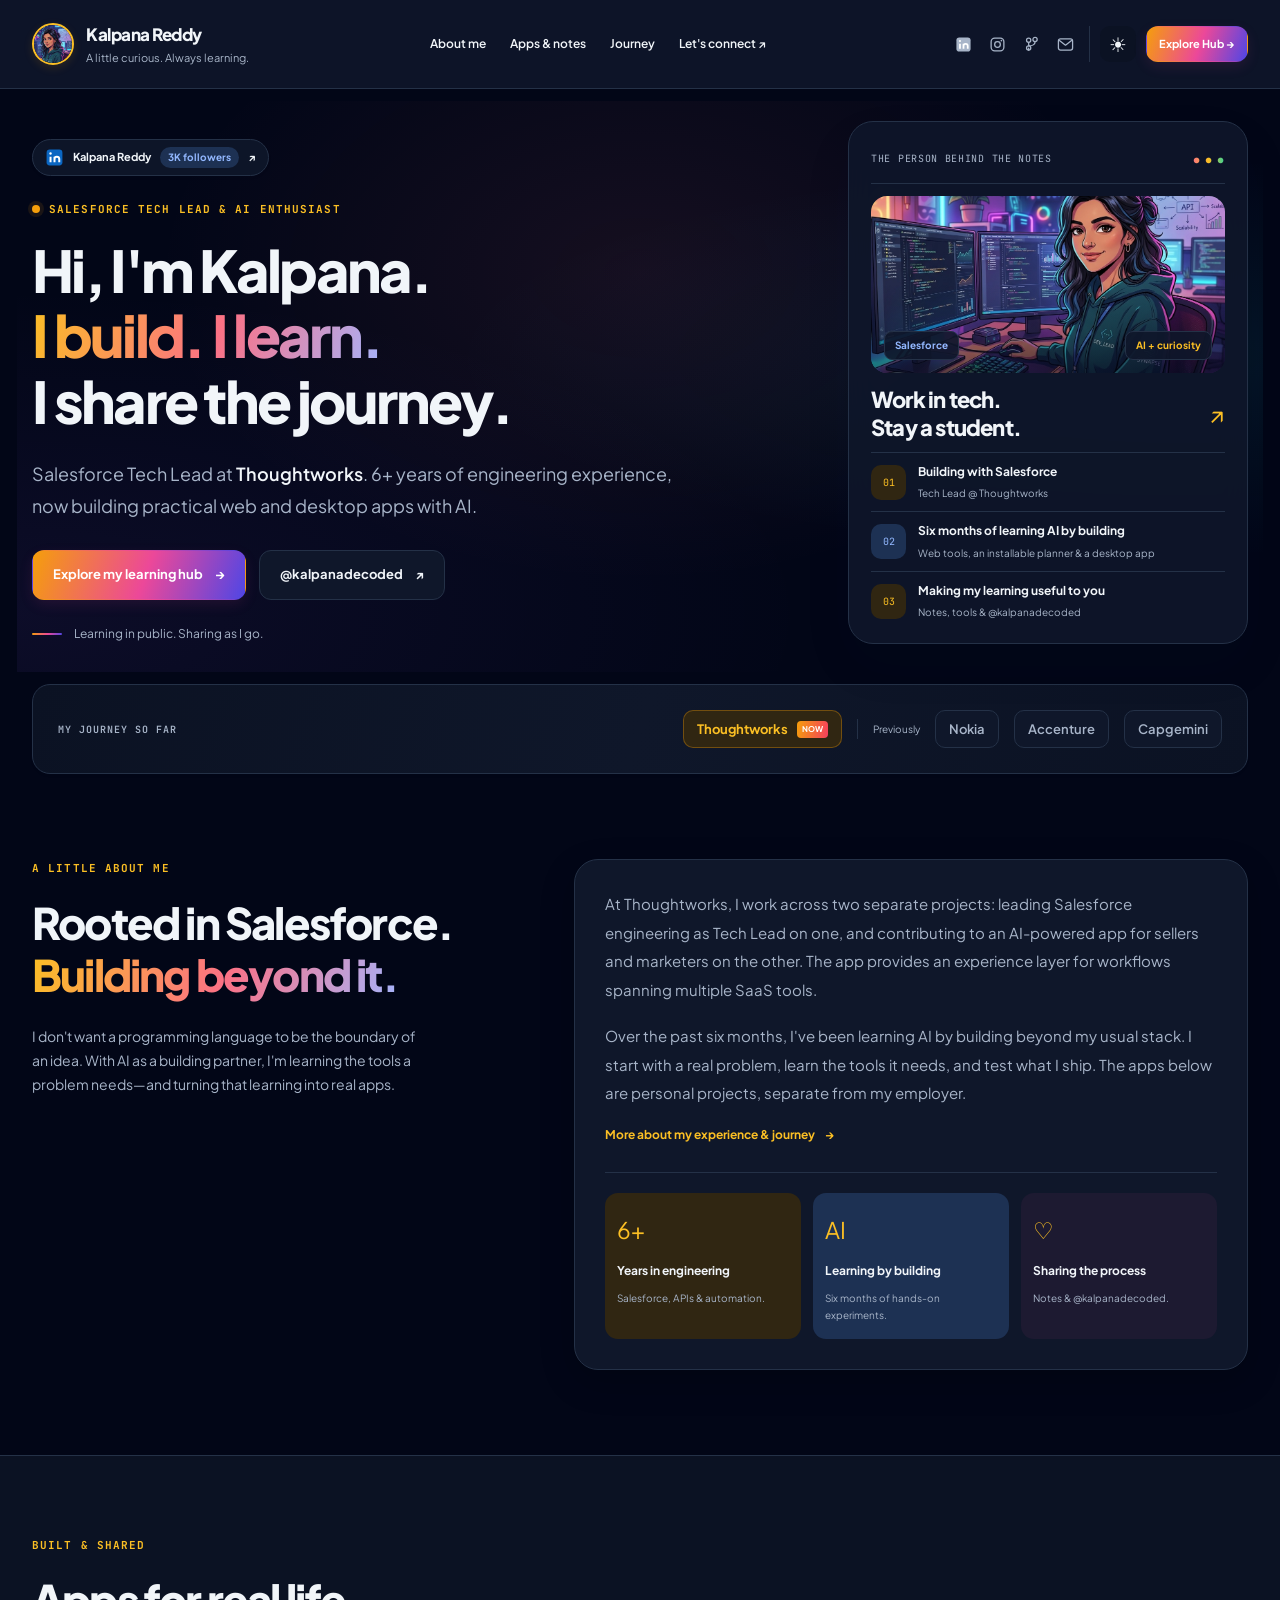
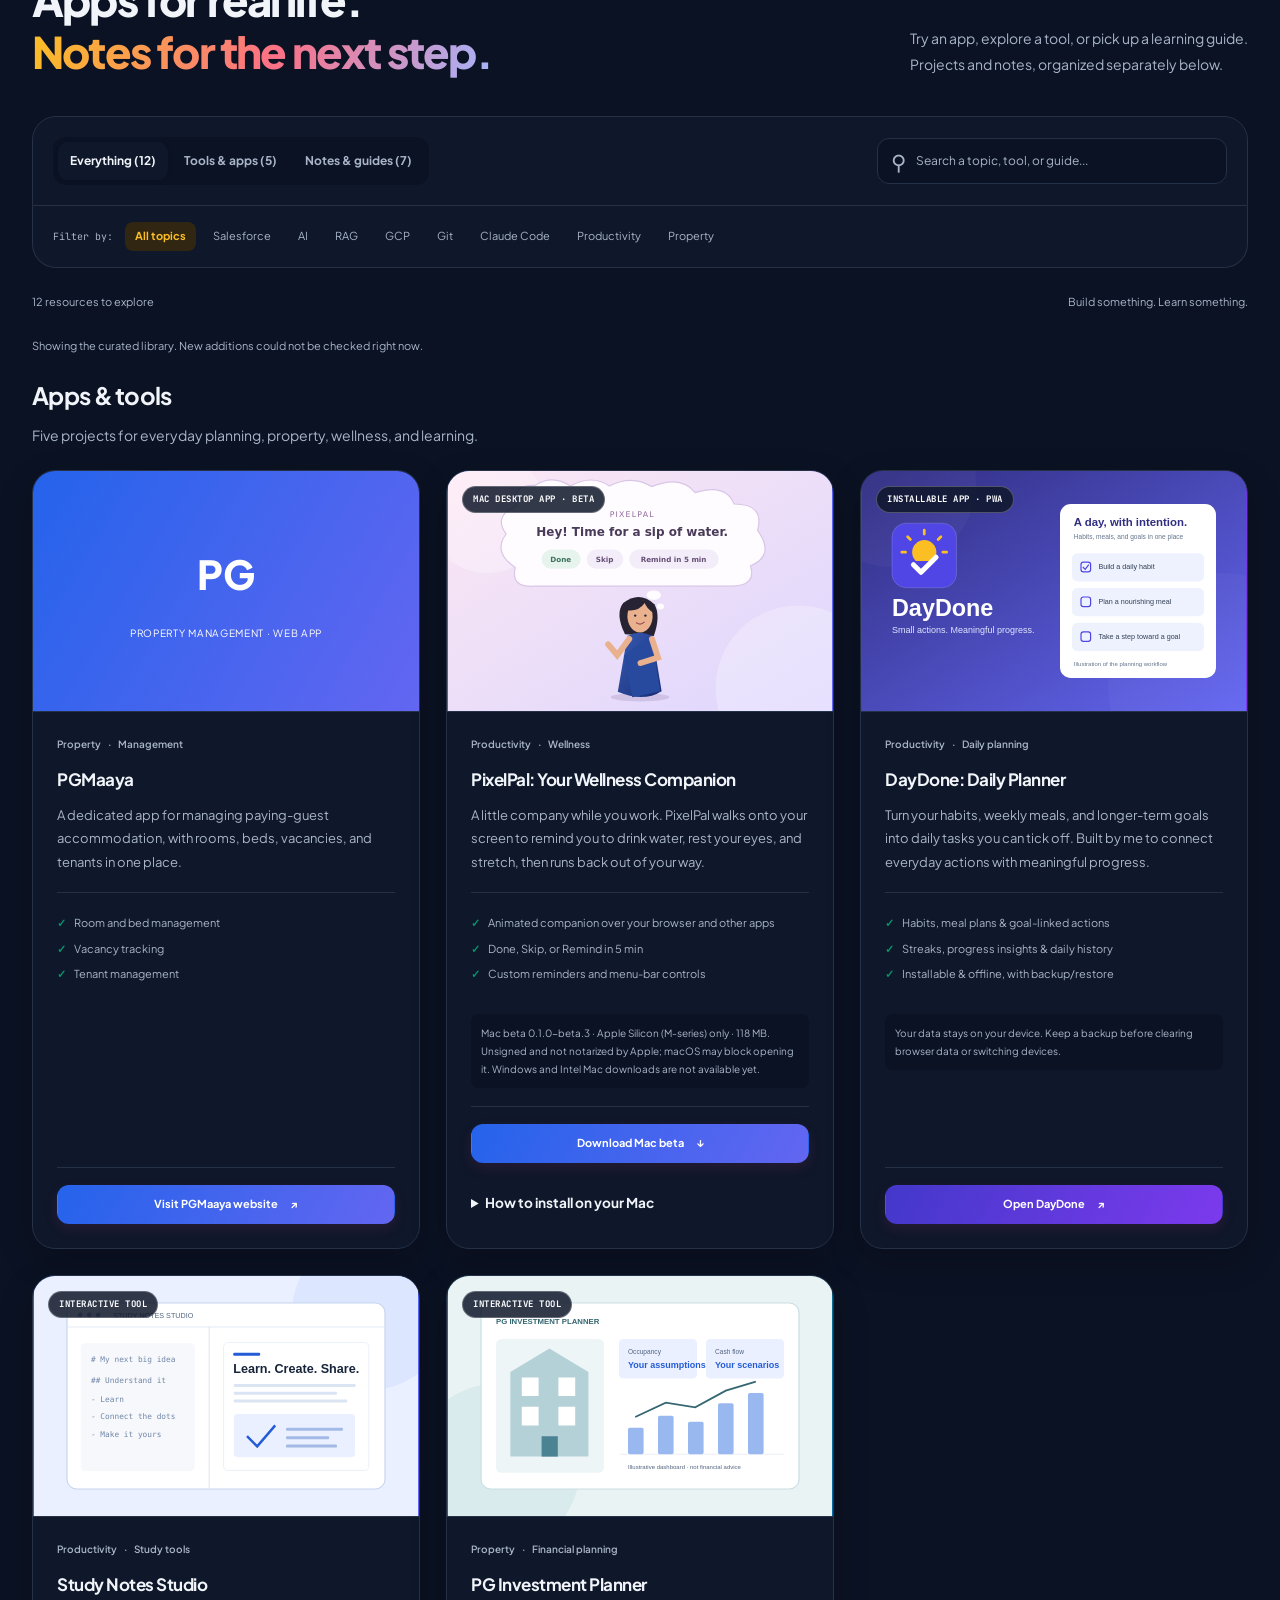
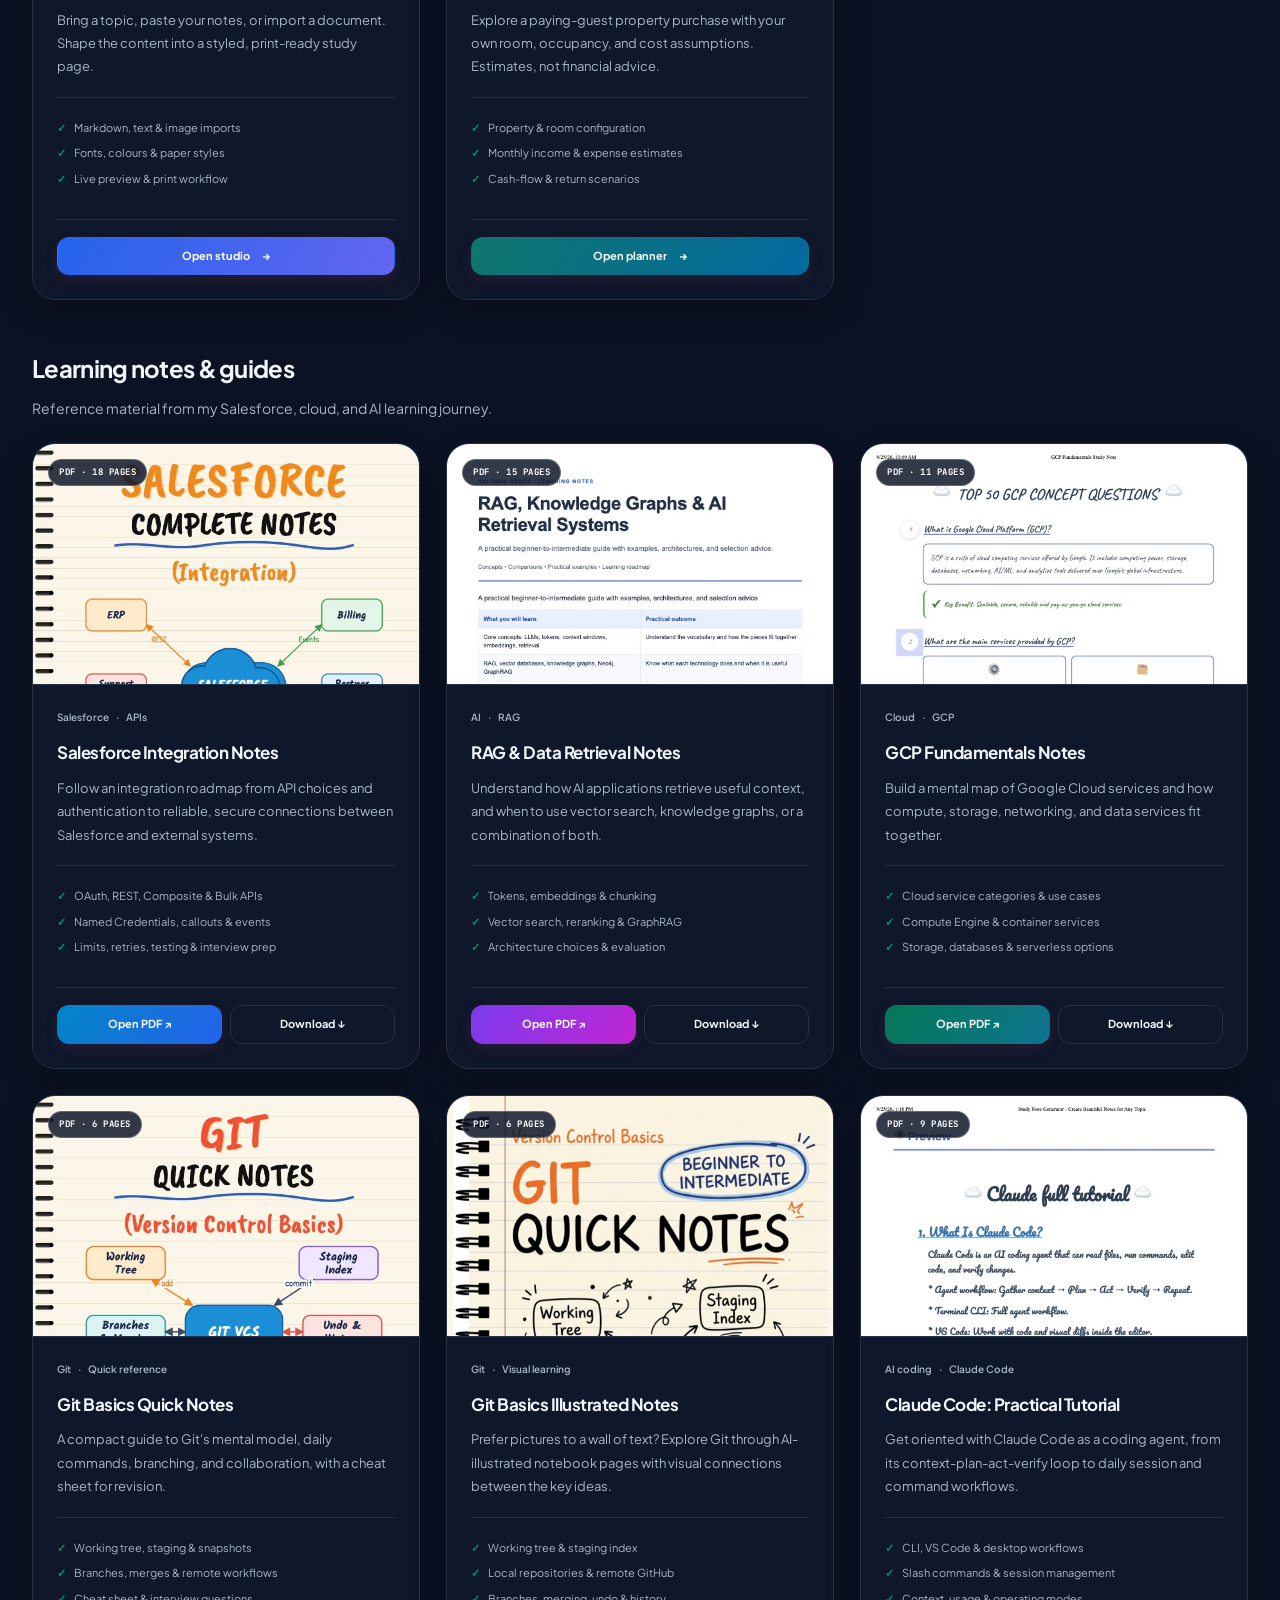
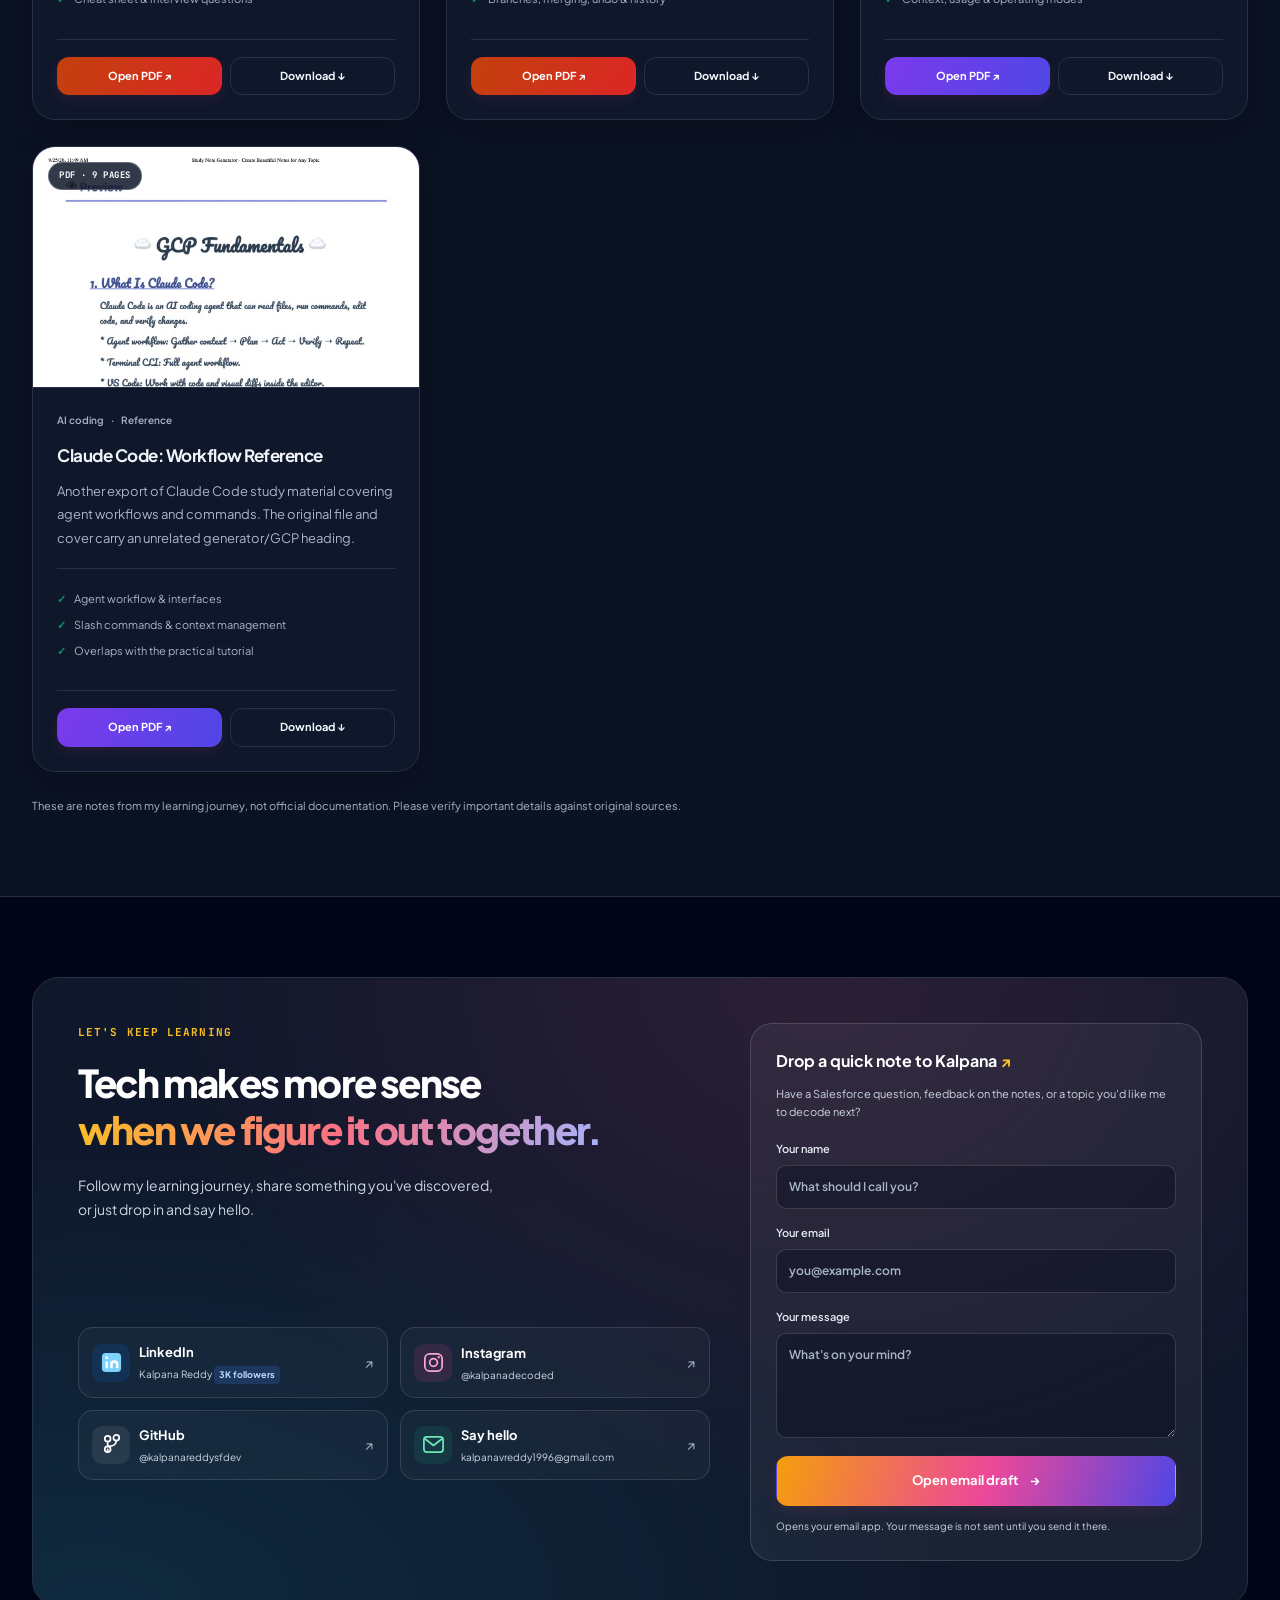
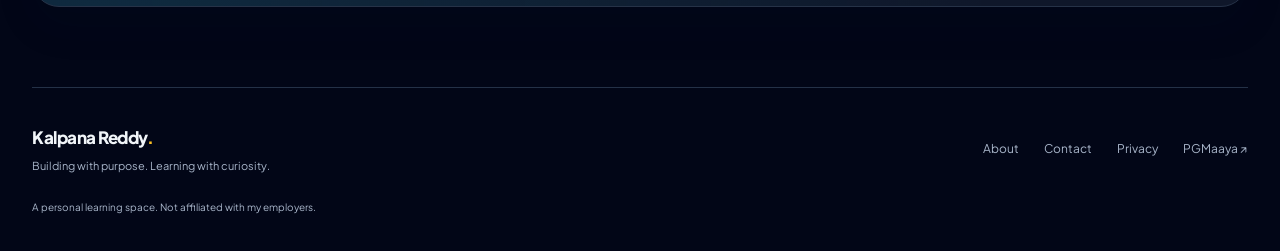
<file: index.html>
<!DOCTYPE html>
<html lang="en" data-theme="dark">
<head>
  <meta charset="UTF-8">
  <meta name="viewport" content="width=device-width, initial-scale=1">
  <meta name="description" content="Kalpana Reddy — Salesforce Tech Lead at Thoughtworks with 6+ years of experience, building beyond Salesforce with AI. Explore DayDone, PixelPal, Study Notes Studio, and my learning journey.">
  <meta name="theme-color" content="#ffffff">
  <title>Kalpana Reddy | Building, Learning & Sharing</title>
  <link rel="icon" type="image/svg+xml" href="favicon.svg">
  <link rel="apple-touch-icon" href="apple-touch-icon.png">
  <link rel="preconnect" href="https://fonts.googleapis.com">
  <link rel="preconnect" href="https://fonts.gstatic.com" crossorigin>
  <link href="https://fonts.googleapis.com/css2?family=Plus+Jakarta+Sans:wght@400;500;600;700;800&family=JetBrains+Mono:wght@400;500&display=swap" rel="stylesheet">
  <link rel="stylesheet" href="portfolio.css">
  <script src="portfolio.js" defer></script>
</head>
<body>
  <a class="skip-link" href="#main">Skip to content</a>
  <header class="site-header">
    <nav class="nav container" aria-label="Main navigation">
      <a class="brand" href="index.html" aria-label="Kalpana Reddy home">
        <img class="brand-avatar" src="kalpana-avatar-small.jpg" alt="" width="46" height="46">
        <span>Kalpana Reddy<span class="brand-caption">A little curious. Always learning.</span></span>
      </a>
      <div class="nav-links" id="navigationLinks">
        <a href="#about">About me</a>
        <a href="#library">Apps &amp; notes</a>
        <a href="#experience">Journey</a>
        <a href="#connect">Let's connect <span aria-hidden="true">&nearr;</span></a>
      </div>
      <div class="nav-utilities">
        <div class="nav-socials" role="group" aria-label="My social profiles and email">
          <a class="nav-social-link" href="https://www.linkedin.com/in/kalpana-reddy-165485202/" target="_blank" rel="noopener noreferrer" aria-label="Kalpana Reddy on LinkedIn" title="LinkedIn">
            <svg class="social-svg" aria-hidden="true"><use href="social-icons.svg#linkedin"></use></svg>
          </a>
          <a class="nav-social-link" href="https://www.instagram.com/kalpanadecoded/" target="_blank" rel="noopener noreferrer" aria-label="Kalpana Decoded on Instagram" title="Instagram">
            <svg class="social-svg" aria-hidden="true"><use href="social-icons.svg#instagram"></use></svg>
          </a>
          <a class="nav-social-link" href="https://github.com/kalpanareddysfdev" target="_blank" rel="noopener noreferrer" aria-label="Kalpana Reddy on GitHub" title="GitHub">
            <svg class="social-svg" aria-hidden="true"><use href="social-icons.svg#github"></use></svg>
          </a>
          <a class="nav-social-link" href="mailto:kalpanavreddy1996@gmail.com" aria-label="Email Kalpana Reddy" title="Email">
            <svg class="social-svg" aria-hidden="true"><use href="social-icons.svg#email"></use></svg>
          </a>
        </div>
        <button class="theme-toggle" id="themeToggle" type="button" aria-label="Switch to light theme" aria-pressed="true">
          <span id="themeIcon" aria-hidden="true">&#9728;</span>
        </button>
        <a class="button button-primary nav-explore" href="#library">Explore Hub &rarr;</a>
        <button class="menu-toggle" id="menuToggle" type="button" aria-label="Open navigation menu" aria-expanded="false" aria-controls="navigationLinks" hidden><span aria-hidden="true">&#9776;</span></button>
      </div>
    </nav>
  </header>

  <main id="main">
    <section class="hero container" aria-labelledby="hero-title">
      <div class="hero-copy">
        <a class="community-badge" href="https://www.linkedin.com/in/kalpana-reddy-165485202/" target="_blank" rel="noopener noreferrer">
          <svg class="social-svg" aria-hidden="true"><use href="social-icons.svg#linkedin"></use></svg>
          <span>Kalpana Reddy</span><span class="follower-badge">3K followers</span><span aria-hidden="true">&nearr;</span>
        </a>
        <p class="eyebrow"><span class="status-dot"></span> SALESFORCE TECH LEAD &amp; AI ENTHUSIAST</p>
        <h1 id="hero-title">Hi, I'm Kalpana.<br><span class="gradient-text">I build. I learn.</span><br>I share the journey.</h1>
        <p class="hero-description">Salesforce Tech Lead at <strong>Thoughtworks</strong>. 6+ years of engineering experience, now building practical web and desktop apps with AI.</p>
        <div class="hero-actions">
          <a class="button button-primary" href="#library">Explore my learning hub <span aria-hidden="true">&rarr;</span></a>
          <a class="button button-secondary" href="https://www.instagram.com/kalpanadecoded/" target="_blank" rel="noopener noreferrer">@kalpanadecoded <span aria-hidden="true">&nearr;</span></a>
        </div>
        <div class="hero-footnote"><span class="tiny-line"></span> Learning in public. Sharing as I go.</div>
      </div>
      <aside class="journey-card" aria-label="My current learning journey">
        <div class="journey-top"><span class="mono">THE PERSON BEHIND THE NOTES</span><span class="mini-dots" aria-hidden="true">&bull; &bull; &bull;</span></div>
        <div class="profile-visual">
          <img class="profile-avatar" src="kalpana-avatar.jpg" alt="Kalpana's upgraded illustrated avatar at a neon-lit developer desk" width="1024" height="1024" fetchpriority="high">
          <span class="floating-label label-cloud">Salesforce</span>
          <span class="floating-label label-ai">AI + curiosity</span>
        </div>
        <div class="journey-caption"><h2>Work in tech.<br>Stay a student.</h2><span class="small-arrow" aria-hidden="true">&nearr;</span></div>
        <div class="journey-row"><span class="journey-icon" aria-hidden="true">01</span><div><strong>Building with Salesforce</strong><span>Tech Lead @ Thoughtworks</span></div></div>
        <div class="journey-row"><span class="journey-icon" aria-hidden="true">02</span><div><strong>Six months of learning AI by building</strong><span>Web tools, an installable planner &amp; a desktop app</span></div></div>
        <div class="journey-row"><span class="journey-icon" aria-hidden="true">03</span><div><strong>Making my learning useful to you</strong><span>Notes, tools &amp; @kalpanadecoded</span></div></div>
      </aside>
    </section>

    <div class="experience-strip container" id="experience" aria-label="Professional background">
      <span class="experience-label">MY JOURNEY SO FAR</span>
      <strong>Thoughtworks <span class="current-label">NOW</span></strong>
      <span class="experience-divider" aria-hidden="true"></span>
      <span class="previous-label">Previously</span><span>Nokia</span><span>Accenture</span><span>Capgemini</span>
    </div>

    <section class="about-section container" id="about" aria-labelledby="about-title">
      <div><p class="eyebrow">A LITTLE ABOUT ME</p><h2 id="about-title">Rooted in Salesforce.<br><span class="gradient-text">Building beyond it.</span></h2><p class="about-intro">I don't want a programming language to be the boundary of an idea. With AI as a building partner, I'm learning the tools a problem needs&mdash;and turning that learning into real apps.</p></div>
      <div class="about-copy">
        <p>At Thoughtworks, I work across two separate projects: leading Salesforce engineering as Tech Lead on one, and contributing to an AI-powered app for sellers and marketers on the other. The app provides an experience layer for workflows spanning multiple SaaS tools.</p>
        <p>Over the past six months, I've been learning AI by building beyond my usual stack. I start with a real problem, learn the tools it needs, and test what I ship. The apps below are personal projects, separate from my employer.</p>
        <a class="text-link" href="about.html">More about my experience &amp; journey <span aria-hidden="true">&rarr;</span></a>
        <div class="philosophy-grid">
          <div><span class="pillar-icon" aria-hidden="true">6+</span><h3>Years in engineering</h3><p>Salesforce, APIs &amp; automation.</p></div>
          <div><span class="pillar-icon" aria-hidden="true">AI</span><h3>Learning by building</h3><p>Six months of hands-on experiments.</p></div>
          <div><span class="pillar-icon" aria-hidden="true">&#9825;</span><h3>Sharing the process</h3><p>Notes &amp; @kalpanadecoded.</p></div>
        </div>
      </div>
    </section>

    <section class="library-section" id="library" aria-labelledby="library-title">
      <div class="container">
        <div class="section-heading">
          <div><p class="eyebrow">BUILT &amp; SHARED</p><h2 id="library-title">Apps for real life.<br><span class="gradient-text">Notes for the next step.</span></h2></div>
          <p>Try an app, explore a tool, or pick up a learning guide.<br>Projects and notes, organized separately below.</p>
        </div>
        <div class="library-controls">
          <div class="filter-tabs" role="group" aria-label="Filter learning resources">
            <button class="filter-btn active" data-category="all" aria-pressed="true" type="button">Everything</button>
            <button class="filter-btn" data-category="apps" aria-pressed="false" type="button">Tools &amp; apps</button>
            <button class="filter-btn" data-category="docs" aria-pressed="false" type="button">Notes &amp; guides</button>
          </div>
          <div class="search-box"><span aria-hidden="true">&#9906;</span><label class="sr-only" for="searchInput">Search learning resources</label><input type="search" id="searchInput" placeholder="Search a topic, tool, or guide..."></div>
        </div>
        <div class="topic-filters" id="topicFilters" role="group" aria-label="Filter resources by topic" hidden>
          <span class="topic-caption">Filter by:</span>
          <button class="topic-btn active" type="button" data-topic="all" aria-pressed="true">All topics</button>
          <button class="topic-btn" type="button" data-topic="Salesforce" aria-pressed="false">Salesforce</button>
          <button class="topic-btn" type="button" data-topic="AI" aria-pressed="false">AI</button>
          <button class="topic-btn" type="button" data-topic="RAG" aria-pressed="false">RAG</button>
          <button class="topic-btn" type="button" data-topic="GCP" aria-pressed="false">GCP</button>
          <button class="topic-btn" type="button" data-topic="Git" aria-pressed="false">Git</button>
          <button class="topic-btn" type="button" data-topic="Claude Code" aria-pressed="false">Claude Code</button>
          <button class="topic-btn" type="button" data-topic="Productivity" aria-pressed="false">Productivity</button>
          <button class="topic-btn" type="button" data-topic="Property" aria-pressed="false">Property</button>
        </div>
        <div class="results-row"><p id="resultCount" role="status" aria-live="polite">12 resources to explore</p><span>Build something. Learn something.</span></div>
        <p class="load-status" id="loadStatus" role="status" hidden></p>
        <div class="resource-grid" id="itemsGrid">
          <article class="resource-card" data-file="https://pgmaaya.com/" data-category="apps" data-tags="pgmaaya pg maaya paying guest rooms beds vacancies tenants property management app">
            <a class="resource-cover generic-cover" href="https://pgmaaya.com/" target="_blank" rel="noopener noreferrer" aria-label="Visit PGMaaya website"><span class="resource-icon" aria-hidden="true">PG</span><span class="resource-type">PROPERTY MANAGEMENT &middot; WEB APP</span></a>
            <div class="resource-body">
              <div class="resource-topics"><span>Property</span><span>Management</span></div>
              <h3>PGMaaya</h3>
              <p>A dedicated app for managing paying-guest accommodation, with rooms, beds, vacancies, and tenants in one place.</p>
              <ul class="resource-highlights"><li>Room and bed management</li><li>Vacancy tracking</li><li>Tenant management</li></ul>
              <div class="resource-actions"><a class="button button-primary" href="https://pgmaaya.com/" target="_blank" rel="noopener noreferrer">Visit PGMaaya website <span aria-hidden="true">&nearr;</span></a></div>
            </div>
          </article>
          <article class="resource-card" id="pixelpal" data-file="pixelpal-v0.1.0-beta.3" data-category="apps" data-tags="pixelpal mac macos apple silicon desktop wellness companion water hydration eye rest stretch reminders productivity beta installer">
            <a class="resource-cover tool-cover" href="#pixelpal-install" aria-label="Read the PixelPal Mac beta installation guide"><img src="previews/pixelpal.svg" alt="PixelPal companion with a cloud reminder and Done, Skip, and Remind in 5 min buttons" width="640" height="400" loading="lazy"><span class="cover-badge">MAC DESKTOP APP &middot; BETA</span></a>
            <div class="resource-body">
              <div class="resource-topics"><span>Productivity</span><span>Wellness</span></div>
              <h3>PixelPal: Your Wellness Companion</h3>
              <p>A little company while you work. PixelPal walks onto your screen to remind you to drink water, rest your eyes, and stretch, then runs back out of your way.</p>
              <ul class="resource-highlights"><li>Animated companion over your browser and other apps</li><li>Done, Skip, or Remind in 5 min</li><li>Custom reminders and menu-bar controls</li></ul>
              <p class="resource-caveat">Mac beta 0.1.0-beta.3 &middot; Apple Silicon (M-series) only &middot; 118 MB. Unsigned and not notarized by Apple; macOS may block opening it. Windows and Intel Mac downloads are not available yet.</p>
              <div class="resource-actions"><a class="button button-primary" href="https://github.com/kalpanareddysfdev/notesGenratorKalp/releases/download/pixelpal-v0.1.0-beta.3/PixelPal-0.1.0-beta.3-mac-arm64.dmg" aria-describedby="pixelpal-install">Download Mac beta <span aria-hidden="true">&darr;</span></a></div>
              <details class="install-guide" id="pixelpal-install">
                <summary>How to install on your Mac</summary>
                <ol>
                  <li>Check <strong>Apple menu &gt; About This Mac</strong>. This beta needs an Apple M-series chip, not Intel.</li>
                  <li>Click <strong>Download Mac beta</strong>. This downloads a DMG file; it does not install automatically. No GitHub account is needed.</li>
                  <li>Quit any older PixelPal using <strong>PixelPal near the clock &gt; Quit PixelPal</strong>.</li>
                  <li>Open the downloaded DMG and drag <strong>PixelPal into Applications</strong>. If updating, replace the old copy.</li>
                  <li>Eject the disk image, then open <strong>Finder &gt; Applications &gt; PixelPal</strong>.</li>
                  <li>Look for the <strong>bell labeled PixelPal near the clock</strong>. Choose <strong>Test Reminder</strong> to meet your companion, or <strong>Settings...</strong> to configure reminders. The dashboard stays hidden at startup.</li>
                </ol>
                <p><strong>If macOS blocks it:</strong> this beta is unsigned and not notarized. Only if you trust this download, review <strong>System Settings &gt; Privacy &amp; Security</strong> after attempting to open it and choose <strong>Open Anyway</strong>, if offered. Do not disable Gatekeeper. Work-managed Macs may not allow it.</p>
                <p>Keep PixelPal running for reminders. Closing Settings does not quit it; use the menu-bar <strong>Quit PixelPal</strong> option to stop it. It does not automatically start at login.</p>
                <a class="text-link" href="https://github.com/kalpanareddysfdev/notesGenratorKalp/releases/tag/pixelpal-v0.1.0-beta.3" target="_blank" rel="noopener noreferrer">Release notes &amp; download source <span aria-hidden="true">&nearr;</span></a>
              </details>
            </div>
          </article>
          <article class="resource-card" data-file="https://daydone.pgmaaya.com/" data-category="apps" data-tags="daydone daily planner habits meals goals productivity offline pwa insights streaks">
            <a class="resource-cover tool-cover" href="https://daydone.pgmaaya.com/" target="_blank" rel="noopener noreferrer" aria-label="Open DayDone Daily Planner"><img src="previews/daydone.svg" alt="DayDone logo beside an illustrated daily habit, meal, and goal checklist" width="640" height="400" loading="lazy"><span class="cover-badge">INSTALLABLE APP &middot; PWA</span></a>
            <div class="resource-body">
              <div class="resource-topics"><span>Productivity</span><span>Daily planning</span></div>
              <h3>DayDone: Daily Planner</h3>
              <p>Turn your habits, weekly meals, and longer-term goals into daily tasks you can tick off. Built by me to connect everyday actions with meaningful progress.</p>
              <ul class="resource-highlights"><li>Habits, meal plans &amp; goal-linked actions</li><li>Streaks, progress insights &amp; daily history</li><li>Installable &amp; offline, with backup/restore</li></ul>
              <p class="resource-caveat">Your data stays on your device. Keep a backup before clearing browser data or switching devices.</p>
              <div class="resource-actions"><a class="button button-primary" href="https://daydone.pgmaaya.com/" target="_blank" rel="noopener noreferrer">Open DayDone <span aria-hidden="true">&nearr;</span></a></div>
            </div>
          </article>
          <article class="resource-card" data-file="study_note_generator.html" data-category="apps" data-tags="study notes generator studio ai interactive tool">
            <a class="resource-cover tool-cover" href="study_note_generator.html" aria-label="Open Study Notes Studio"><img src="previews/study-notes-studio.svg" alt="Illustrated editor with a formatted study page" width="640" height="400" loading="lazy"><span class="cover-badge">INTERACTIVE TOOL</span></a>
            <div class="resource-body"><div class="resource-topics"><span>Productivity</span><span>Study tools</span></div><h3>Study Notes Studio</h3><p>Bring a topic, paste your notes, or import a document. Shape the content into a styled, print-ready study page.</p><ul class="resource-highlights"><li>Markdown, text &amp; image imports</li><li>Fonts, colours &amp; paper styles</li><li>Live preview &amp; print workflow</li></ul><div class="resource-actions"><a class="button button-primary" href="study_note_generator.html">Open studio <span aria-hidden="true">&rarr;</span></a></div></div>
          </article>
          <article class="resource-card" data-file="Salesforce-Integration-Notes.pdf" data-category="docs" data-tags="salesforce sf integration api crm oauth rest events pdf">
            <a class="resource-cover" href="Salesforce-Integration-Notes.pdf" target="_blank" rel="noopener noreferrer" aria-label="Open Salesforce Integration Notes"><img src="previews/Salesforce-Integration-Notes.jpg" alt="First page of the Salesforce integration notes" width="640" height="850" loading="lazy"><span class="cover-badge">PDF &middot; 18 PAGES</span></a>
            <div class="resource-body"><div class="resource-topics"><span>Salesforce</span><span>APIs</span></div><h3>Salesforce Integration Notes</h3><p>Follow an integration roadmap from API choices and authentication to reliable, secure connections between Salesforce and external systems.</p><ul class="resource-highlights"><li>OAuth, REST, Composite &amp; Bulk APIs</li><li>Named Credentials, callouts &amp; events</li><li>Limits, retries, testing &amp; interview prep</li></ul><div class="resource-actions"><a class="button button-primary" href="Salesforce-Integration-Notes.pdf" target="_blank" rel="noopener noreferrer" aria-label="Open Salesforce Integration Notes">Open PDF &nearr;</a><a class="button button-secondary" href="Salesforce-Integration-Notes.pdf" download aria-label="Download Salesforce Integration Notes">Download &darr;</a></div></div>
          </article>
          <article class="resource-card" data-file="RAG-and-Data-Retrieval-Notes.pdf" data-category="docs" data-tags="ai rag retrieval augmented generation embeddings vector knowledge graphs neo4j pdf">
            <a class="resource-cover" href="RAG-and-Data-Retrieval-Notes.pdf" target="_blank" rel="noopener noreferrer" aria-label="Open RAG and Data Retrieval Notes"><img src="previews/RAG-and-Data-Retrieval-Notes.jpg" alt="First page of the RAG and AI retrieval guide" width="640" height="850" loading="lazy"><span class="cover-badge">PDF &middot; 15 PAGES</span></a>
            <div class="resource-body"><div class="resource-topics"><span>AI</span><span>RAG</span></div><h3>RAG &amp; Data Retrieval Notes</h3><p>Understand how AI applications retrieve useful context, and when to use vector search, knowledge graphs, or a combination of both.</p><ul class="resource-highlights"><li>Tokens, embeddings &amp; chunking</li><li>Vector search, reranking &amp; GraphRAG</li><li>Architecture choices &amp; evaluation</li></ul><div class="resource-actions"><a class="button button-primary" href="RAG-and-Data-Retrieval-Notes.pdf" target="_blank" rel="noopener noreferrer" aria-label="Open RAG and Data Retrieval Notes">Open PDF &nearr;</a><a class="button button-secondary" href="RAG-and-Data-Retrieval-Notes.pdf" download aria-label="Download RAG and Data Retrieval Notes">Download &darr;</a></div></div>
          </article>
          <article class="resource-card" data-file="GCP-Fundamentals-Notes.pdf" data-category="docs" data-tags="gcp google cloud platform fundamentals compute storage networking pdf">
            <a class="resource-cover" href="GCP-Fundamentals-Notes.pdf" target="_blank" rel="noopener noreferrer" aria-label="Open GCP Fundamentals Notes"><img src="previews/GCP-Fundamentals-Notes.jpg" alt="First page of the Google Cloud fundamentals notes" width="640" height="850" loading="lazy"><span class="cover-badge">PDF &middot; 11 PAGES</span></a>
            <div class="resource-body"><div class="resource-topics"><span>Cloud</span><span>GCP</span></div><h3>GCP Fundamentals Notes</h3><p>Build a mental map of Google Cloud services and how compute, storage, networking, and data services fit together.</p><ul class="resource-highlights"><li>Cloud service categories &amp; use cases</li><li>Compute Engine &amp; container services</li><li>Storage, databases &amp; serverless options</li></ul><div class="resource-actions"><a class="button button-primary" href="GCP-Fundamentals-Notes.pdf" target="_blank" rel="noopener noreferrer" aria-label="Open GCP Fundamentals Notes">Open PDF &nearr;</a><a class="button button-secondary" href="GCP-Fundamentals-Notes.pdf" download aria-label="Download GCP Fundamentals Notes">Download &darr;</a></div></div>
          </article>
          <article class="resource-card" data-file="Git-Basics-Quick-Notes.pdf" data-category="docs" data-tags="git basics quick notes version control github branching collaboration interview pdf">
            <a class="resource-cover" href="Git-Basics-Quick-Notes.pdf" target="_blank" rel="noopener noreferrer" aria-label="Open Git Basics Quick Notes"><img src="previews/Git-Basics-Quick-Notes.jpg" alt="Cover of the Git basics quick reference" width="640" height="850" loading="lazy"><span class="cover-badge">PDF &middot; 6 PAGES</span></a>
            <div class="resource-body"><div class="resource-topics"><span>Git</span><span>Quick reference</span></div><h3>Git Basics Quick Notes</h3><p>A compact guide to Git's mental model, daily commands, branching, and collaboration, with a cheat sheet for revision.</p><ul class="resource-highlights"><li>Working tree, staging &amp; snapshots</li><li>Branches, merges &amp; remote workflows</li><li>Cheat sheet &amp; interview questions</li></ul><div class="resource-actions"><a class="button button-primary" href="Git-Basics-Quick-Notes.pdf" target="_blank" rel="noopener noreferrer" aria-label="Open Git Basics Quick Notes">Open PDF &nearr;</a><a class="button button-secondary" href="Git-Basics-Quick-Notes.pdf" download aria-label="Download Git Basics Quick Notes">Download &darr;</a></div></div>
          </article>
          <article class="resource-card" data-file="Git-Basics-AI-Illustrated-Notes.pdf" data-category="docs" data-tags="git basics ai illustrated visual notes version control pdf">
            <a class="resource-cover" href="Git-Basics-AI-Illustrated-Notes.pdf" target="_blank" rel="noopener noreferrer" aria-label="Open Git Basics Illustrated Notes"><img src="previews/Git-Basics-AI-Illustrated-Notes.jpg" alt="Hand-drawn Git cover showing staging, branches, and remote repositories" width="640" height="850" loading="lazy"><span class="cover-badge">PDF &middot; 6 PAGES</span></a>
            <div class="resource-body"><div class="resource-topics"><span>Git</span><span>Visual learning</span></div><h3>Git Basics Illustrated Notes</h3><p>Prefer pictures to a wall of text? Explore Git through AI-illustrated notebook pages with visual connections between the key ideas.</p><ul class="resource-highlights"><li>Working tree &amp; staging index</li><li>Local repositories &amp; remote GitHub</li><li>Branches, merging, undo &amp; history</li></ul><div class="resource-actions"><a class="button button-primary" href="Git-Basics-AI-Illustrated-Notes.pdf" target="_blank" rel="noopener noreferrer" aria-label="Open Git Basics Illustrated Notes">Open PDF &nearr;</a><a class="button button-secondary" href="Git-Basics-AI-Illustrated-Notes.pdf" download aria-label="Download Git Basics Illustrated Notes">Download &darr;</a></div></div>
          </article>
          <article class="resource-card" data-file="Claude-AI-Tutorial.pdf" data-category="docs" data-tags="claude code anthropic ai tutorial commands agent workflow pdf">
            <a class="resource-cover" href="Claude-AI-Tutorial.pdf" target="_blank" rel="noopener noreferrer" aria-label="Open Claude Code Practical Tutorial"><img src="previews/Claude-AI-Tutorial.jpg" alt="First page of the Claude Code tutorial" width="640" height="850" loading="lazy"><span class="cover-badge">PDF &middot; 9 PAGES</span></a>
            <div class="resource-body"><div class="resource-topics"><span>AI coding</span><span>Claude Code</span></div><h3>Claude Code: Practical Tutorial</h3><p>Get oriented with Claude Code as a coding agent, from its context-plan-act-verify loop to daily session and command workflows.</p><ul class="resource-highlights"><li>CLI, VS Code &amp; desktop workflows</li><li>Slash commands &amp; session management</li><li>Context, usage &amp; operating modes</li></ul><div class="resource-actions"><a class="button button-primary" href="Claude-AI-Tutorial.pdf" target="_blank" rel="noopener noreferrer" aria-label="Open Claude Code Practical Tutorial">Open PDF &nearr;</a><a class="button button-secondary" href="Claude-AI-Tutorial.pdf" download aria-label="Download Claude Code Practical Tutorial">Download &darr;</a></div></div>
          </article>
          <article class="resource-card" data-file="Kalpana's PG Buying Report.html" data-category="apps" data-tags="pg property report buying investment planner calculator occupancy costs roi tool">
            <a class="resource-cover tool-cover" href="Kalpana%27s%20PG%20Buying%20Report.html" aria-label="Open PG Investment Planner"><img src="previews/pg-investment-planner.svg" alt="Illustrated property dashboard with occupancy and cash-flow charts" width="640" height="400" loading="lazy"><span class="cover-badge">INTERACTIVE TOOL</span></a>
            <div class="resource-body"><div class="resource-topics"><span>Property</span><span>Financial planning</span></div><h3>PG Investment Planner</h3><p>Explore a paying-guest property purchase with your own room, occupancy, and cost assumptions. Estimates, not financial advice.</p><ul class="resource-highlights"><li>Property &amp; room configuration</li><li>Monthly income &amp; expense estimates</li><li>Cash-flow &amp; return scenarios</li></ul><div class="resource-actions"><a class="button button-primary" href="Kalpana%27s%20PG%20Buying%20Report.html">Open planner <span aria-hidden="true">&rarr;</span></a></div></div>
          </article>
          <article class="resource-card" data-file="Study-Note-Generator-Guide.pdf" data-category="docs" data-tags="claude code workflow commands ai coding guide pdf">
            <a class="resource-cover" href="Study-Note-Generator-Guide.pdf" target="_blank" rel="noopener noreferrer" aria-label="Open Claude Code Workflow Reference"><img src="previews/Study-Note-Generator-Guide.jpg" alt="First page of the Claude Code workflow reference with its original export heading" width="640" height="850" loading="lazy"><span class="cover-badge">PDF &middot; 9 PAGES</span></a>
            <div class="resource-body"><div class="resource-topics"><span>AI coding</span><span>Reference</span></div><h3>Claude Code: Workflow Reference</h3><p>Another export of Claude Code study material covering agent workflows and commands. The original file and cover carry an unrelated generator/GCP heading.</p><ul class="resource-highlights"><li>Agent workflow &amp; interfaces</li><li>Slash commands &amp; context management</li><li>Overlaps with the practical tutorial</li></ul><div class="resource-actions"><a class="button button-primary" href="Study-Note-Generator-Guide.pdf" target="_blank" rel="noopener noreferrer" aria-label="Open Claude Code Workflow Reference">Open PDF &nearr;</a><a class="button button-secondary" href="Study-Note-Generator-Guide.pdf" download aria-label="Download Claude Code Workflow Reference">Download &darr;</a></div></div>
          </article>
        </div>
        <div class="empty-state" id="emptyState" hidden><h3>No resources found. Yet.</h3><p>Try another keyword or switch categories.</p><button class="button button-secondary" type="button" id="resetFilters">Clear filters</button></div>
        <noscript><p class="library-note">All resources are listed above. Enable JavaScript to search, filter, and load new additions.</p></noscript>
        <p class="library-note">These are notes from my learning journey, not official documentation. Please verify important details against original sources.</p>
      </div>
    </section>

    <section class="connect-section container" id="connect" aria-labelledby="connect-title">
      <div class="connect-panel">
        <div class="connect-intro"><p class="eyebrow">LET'S KEEP LEARNING</p><h2 id="connect-title">Tech makes more sense<br><span class="gradient-text">when we figure it out together.</span></h2><p>Follow my learning journey, share something you've discovered,<br class="desktop-break"> or just drop in and say hello.</p></div>
        <div class="connect-actions">
          <a class="social-card social-linkedin" href="https://www.linkedin.com/in/kalpana-reddy-165485202/" target="_blank" rel="noopener noreferrer">
            <span class="social-icon"><svg class="social-svg" aria-hidden="true"><use href="social-icons.svg#linkedin"></use></svg></span>
            <span class="social-copy"><strong>LinkedIn</strong><span>Kalpana Reddy <span class="follower-label">3K followers</span></span></span><span class="social-arrow" aria-hidden="true">&nearr;</span>
          </a>
          <a class="social-card social-instagram" href="https://www.instagram.com/kalpanadecoded/" target="_blank" rel="noopener noreferrer">
            <span class="social-icon"><svg class="social-svg" aria-hidden="true"><use href="social-icons.svg#instagram"></use></svg></span>
            <span class="social-copy"><strong>Instagram</strong><span>@kalpanadecoded</span></span><span class="social-arrow" aria-hidden="true">&nearr;</span>
          </a>
          <a class="social-card social-github" href="https://github.com/kalpanareddysfdev" target="_blank" rel="noopener noreferrer">
            <span class="social-icon"><svg class="social-svg" aria-hidden="true"><use href="social-icons.svg#github"></use></svg></span>
            <span class="social-copy"><strong>GitHub</strong><span>@kalpanareddysfdev</span></span><span class="social-arrow" aria-hidden="true">&nearr;</span>
          </a>
          <a class="social-card social-email" href="mailto:kalpanavreddy1996@gmail.com">
            <span class="social-icon"><svg class="social-svg" aria-hidden="true"><use href="social-icons.svg#email"></use></svg></span>
            <span class="social-copy"><strong>Say hello</strong><span>kalpanavreddy1996@gmail.com</span></span><span class="social-arrow" aria-hidden="true">&nearr;</span>
          </a>
        </div>
        <form class="message-form" id="messageForm" action="mailto:kalpanavreddy1996@gmail.com" method="get">
          <h3>Drop a quick note to Kalpana <span aria-hidden="true">&nearr;</span></h3>
          <p>Have a Salesforce question, feedback on the notes, or a topic you'd like me to decode next?</p>
          <label for="senderName">Your name<input id="senderName" name="senderName" autocomplete="name" placeholder="What should I call you?" maxlength="100" required></label>
          <label for="senderEmail">Your email<input id="senderEmail" name="senderEmail" type="email" autocomplete="email" placeholder="you@example.com" maxlength="254" required></label>
          <label for="senderMessage">Your message<textarea id="senderMessage" name="body" rows="4" placeholder="What's on your mind?" maxlength="4000" required></textarea></label>
          <button class="button button-primary" type="submit">Open email draft <span aria-hidden="true">&rarr;</span></button>
          <p class="form-note">Opens your email app. Your message is not sent until you send it there.</p>
          <p id="messageStatus" role="status" hidden></p>
        </form>
      </div>
    </section>
  </main>

  <footer class="site-footer container">
    <div><a class="footer-name" href="index.html">Kalpana Reddy<span>.</span></a><p>Building with purpose. Learning with curiosity.</p></div>
    <div class="footer-links"><a href="about.html">About</a><a href="contact.html">Contact</a><a href="privacy.html">Privacy</a><a href="https://pgmaaya.com">PGMaaya <span aria-hidden="true">&nearr;</span></a></div>
    <p class="footer-credit">A personal learning space. Not affiliated with my employers.</p>
  </footer>
</body>
</html>
</file>
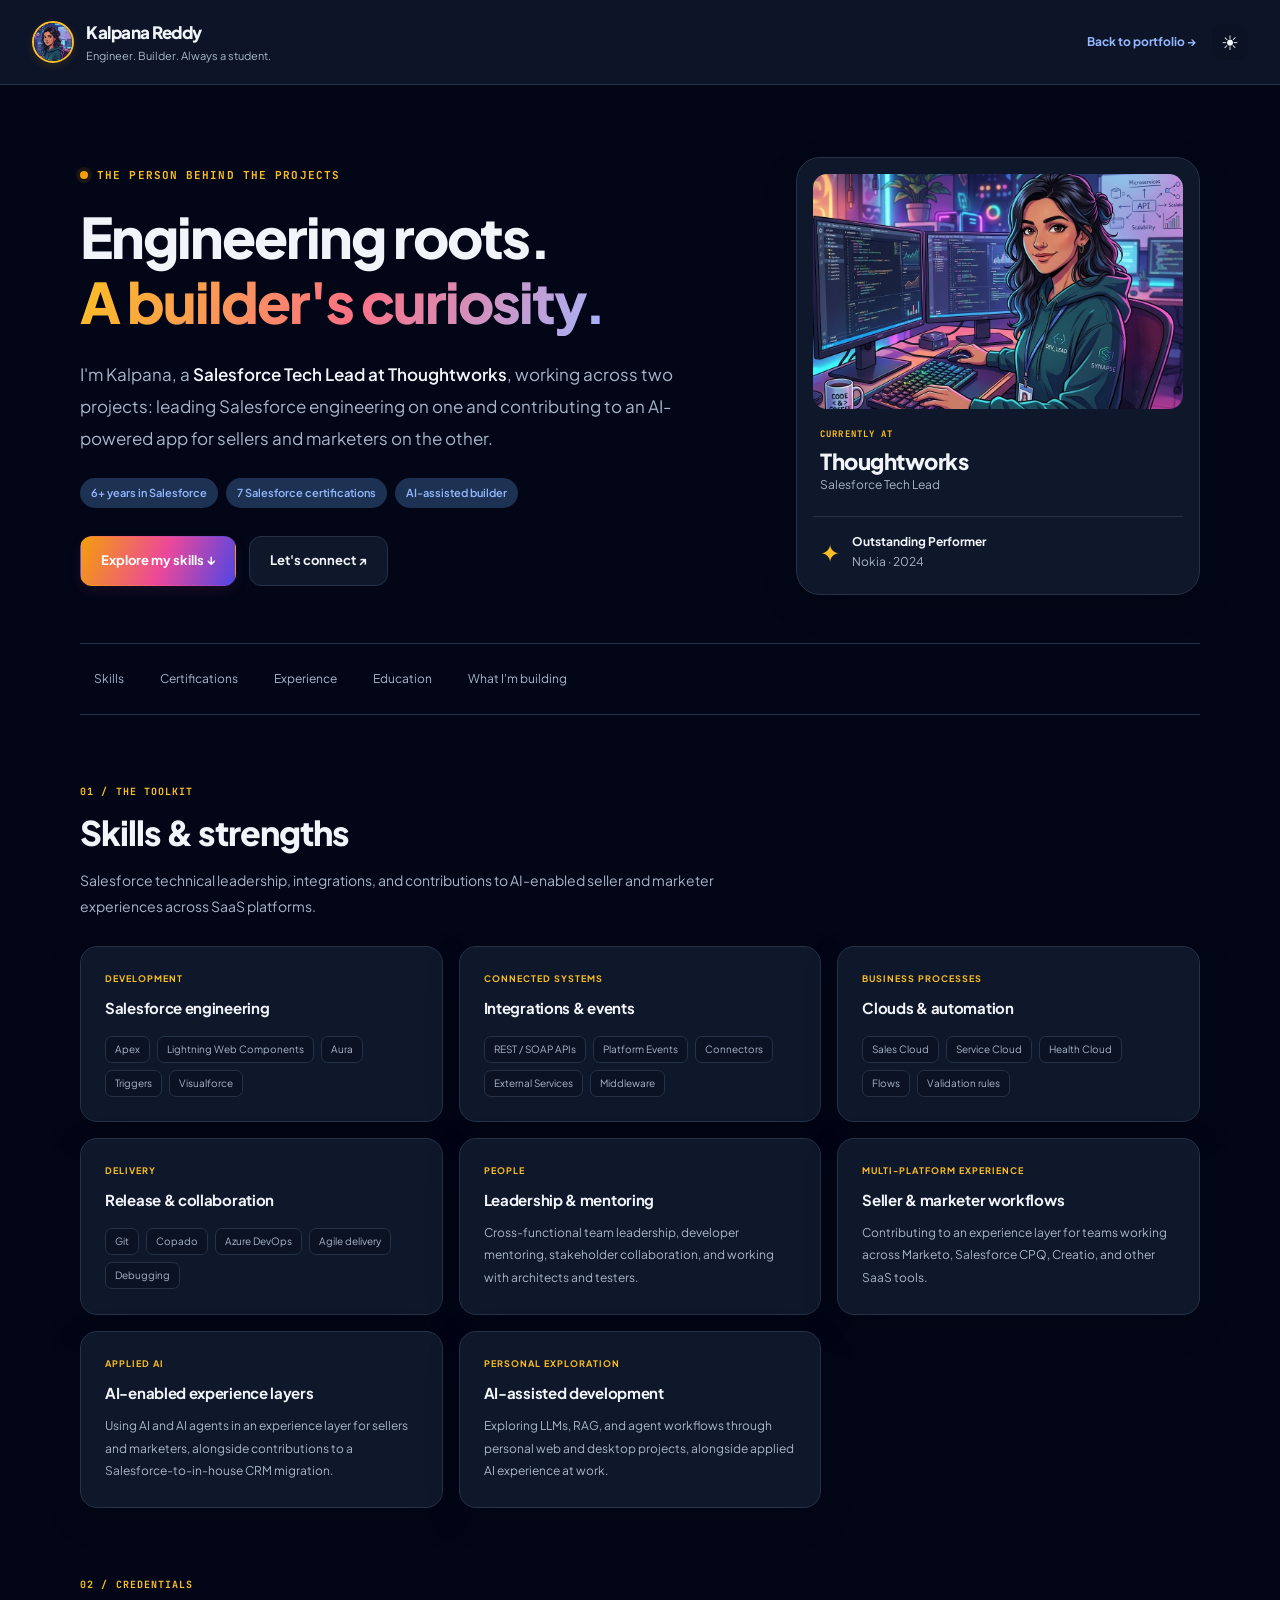
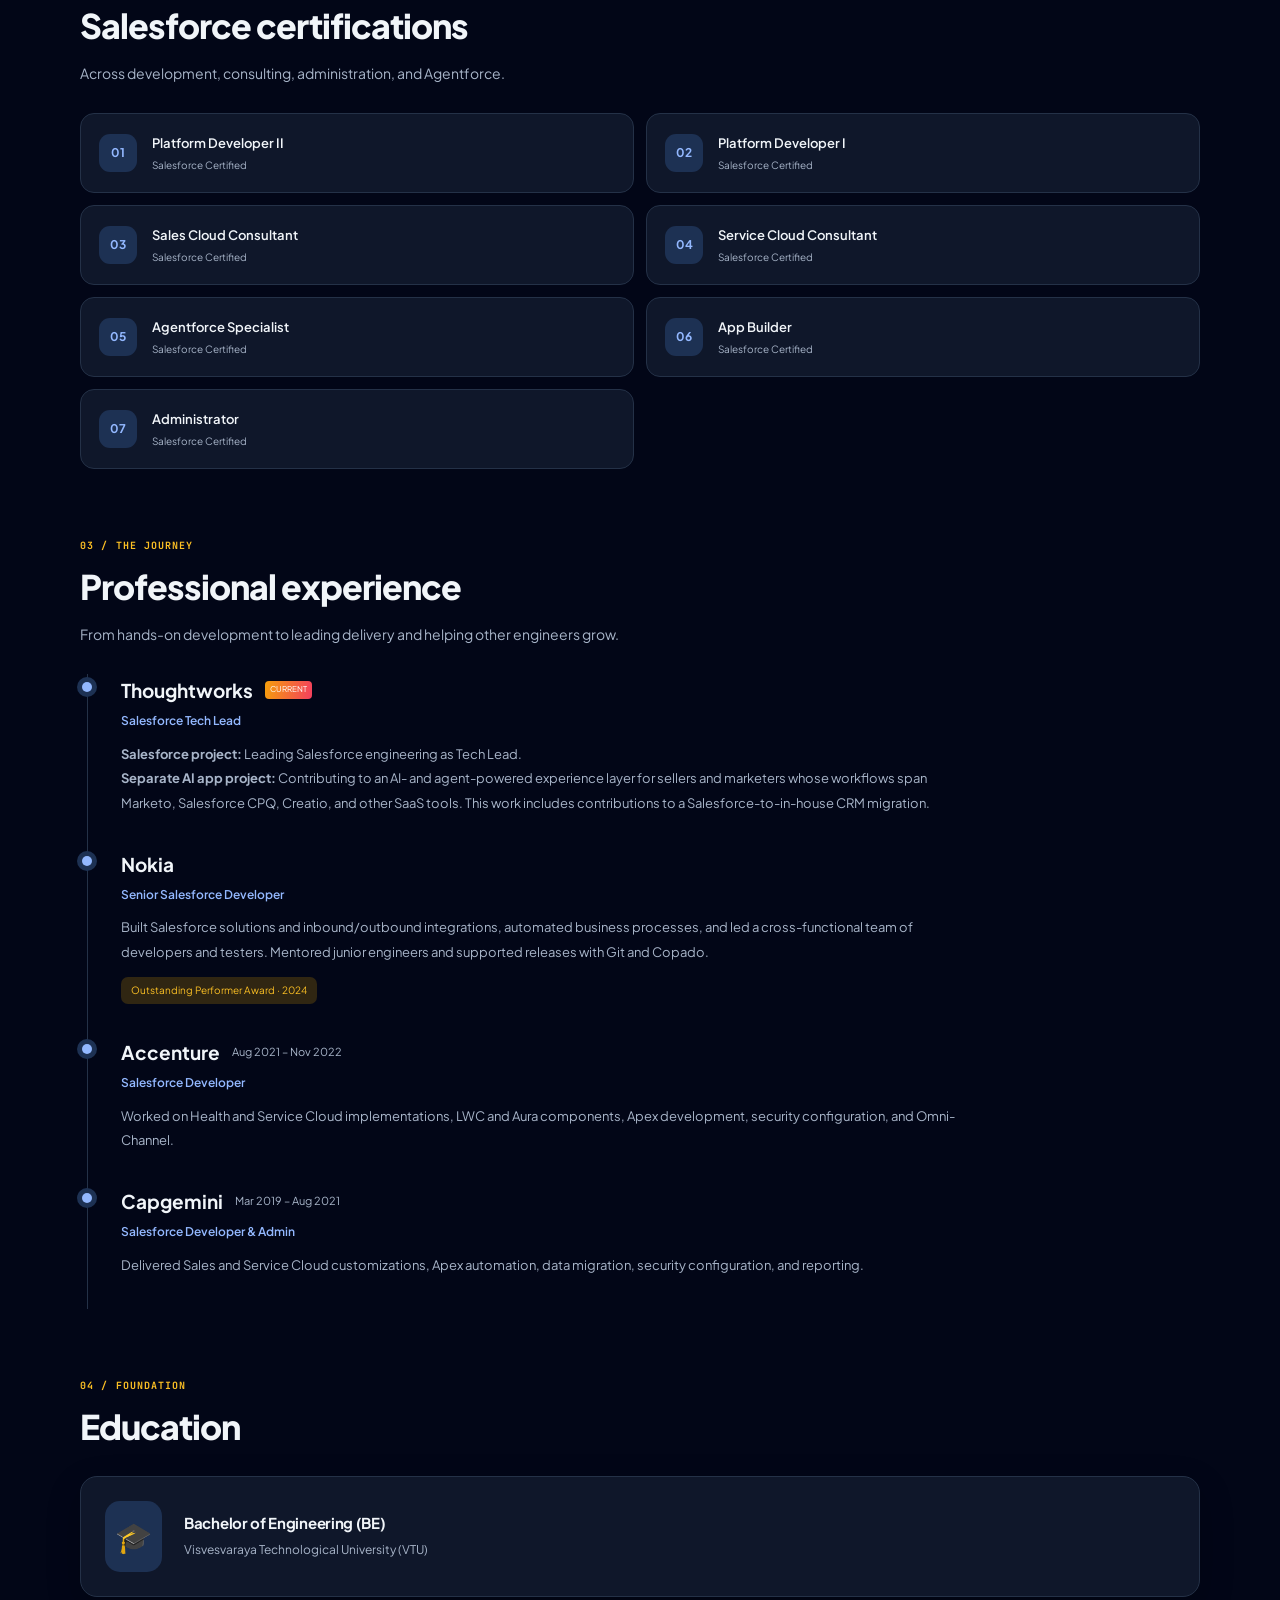
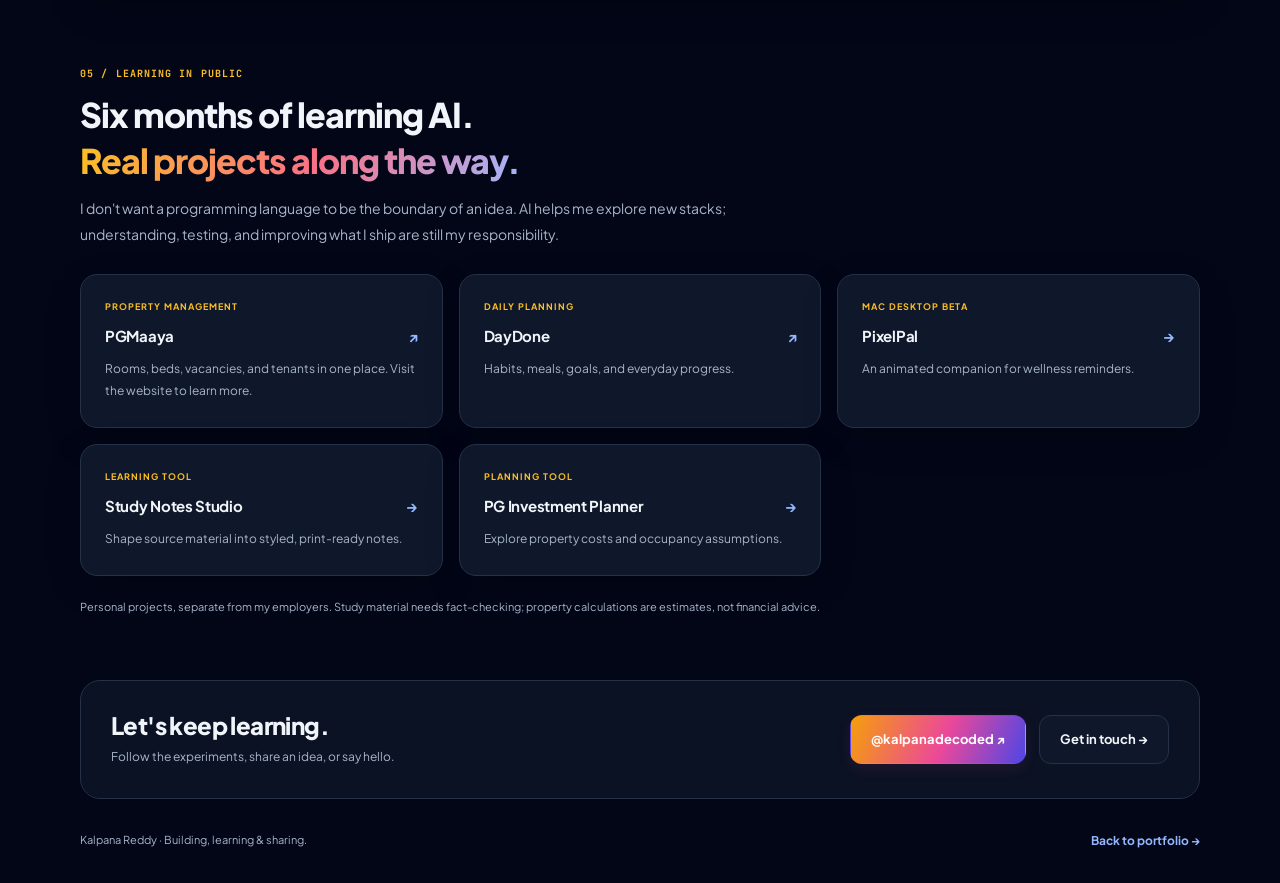
<file: about.html>
<!DOCTYPE html>
<html lang="en" data-theme="dark">
<head>
  <meta charset="UTF-8">
  <meta name="viewport" content="width=device-width, initial-scale=1">
  <meta name="description" content="Kalpana Reddy, Salesforce Tech Lead at Thoughtworks. Explore my skills, seven Salesforce certifications, experience, education, and AI-assisted projects.">
  <title>About &amp; Experience | Kalpana Reddy</title>
  <link rel="icon" type="image/svg+xml" href="favicon.svg">
  <link rel="preconnect" href="https://fonts.googleapis.com">
  <link rel="preconnect" href="https://fonts.gstatic.com" crossorigin>
  <link href="https://fonts.googleapis.com/css2?family=Plus+Jakarta+Sans:wght@400;500;600;700;800&amp;family=JetBrains+Mono:wght@400;500&amp;display=swap" rel="stylesheet">
  <link rel="stylesheet" href="portfolio.css">
  <link rel="stylesheet" href="about.css">
  <script src="about.js" defer></script>
</head>
<body>
  <a class="skip-link" href="#main">Skip to content</a>
  <header class="site-header">
    <nav class="container about-nav" aria-label="Main navigation">
      <a class="brand" href="index.html"><img class="brand-avatar" src="kalpana-avatar-small.jpg" alt="" width="42" height="42"><span>Kalpana Reddy<span class="brand-caption">Engineer. Builder. Always a student.</span></span></a>
      <div class="about-nav-actions"><a class="text-link" href="index.html">Back to portfolio &rarr;</a><button class="theme-toggle" id="aboutTheme" type="button" aria-label="Switch to light theme" aria-pressed="true" hidden><span aria-hidden="true">&#9728;</span></button></div>
    </nav>
  </header>
  <main id="main" class="container about-main">
    <section class="about-introduction" aria-labelledby="about-heading">
      <div>
        <p class="eyebrow"><span class="status-dot"></span> THE PERSON BEHIND THE PROJECTS</p>
        <h1 id="about-heading">Engineering roots.<br><span class="gradient-text">A builder's curiosity.</span></h1>
        <p class="about-lead">I'm Kalpana, a <strong>Salesforce Tech Lead at Thoughtworks</strong>, working across two projects: leading Salesforce engineering on one and contributing to an AI-powered app for sellers and marketers on the other.</p>
        <div class="profile-facts"><span>6+ years in Salesforce</span><span>7 Salesforce certifications</span><span>AI-assisted builder</span></div>
        <div class="hero-actions"><a class="button button-primary" href="#skills">Explore my skills &darr;</a><a class="button button-secondary" href="contact.html">Let's connect &nearr;</a></div>
      </div>
      <aside class="profile-summary" aria-label="Profile highlights">
        <img src="kalpana-avatar.jpg" alt="Illustrated portrait of Kalpana at a developer desk" width="1024" height="1024">
        <div><span class="eyebrow">CURRENTLY AT</span><h2>Thoughtworks</h2><p>Salesforce Tech Lead</p></div>
        <div class="recognition"><span aria-hidden="true">&#10022;</span><p><strong>Outstanding Performer</strong><br>Nokia &middot; 2024</p></div>
      </aside>
    </section>
    <nav class="section-jumps" aria-label="About page sections"><a href="#skills">Skills</a><a href="#certifications">Certifications</a><a href="#work">Experience</a><a href="#education">Education</a><a href="#building">What I'm building</a></nav>
    <section class="profile-section" id="skills" aria-labelledby="skills-title">
      <div class="profile-section-heading"><p class="eyebrow">01 / THE TOOLKIT</p><h2 id="skills-title">Skills &amp; strengths</h2><p>Salesforce technical leadership, integrations, and contributions to AI-enabled seller and marketer experiences across SaaS platforms.</p></div>
      <div class="skill-grid">
        <article class="profile-card"><span class="card-kicker">DEVELOPMENT</span><h3>Salesforce engineering</h3><ul class="skill-tags"><li>Apex</li><li>Lightning Web Components</li><li>Aura</li><li>Triggers</li><li>Visualforce</li></ul></article>
        <article class="profile-card"><span class="card-kicker">CONNECTED SYSTEMS</span><h3>Integrations &amp; events</h3><ul class="skill-tags"><li>REST / SOAP APIs</li><li>Platform Events</li><li>Connectors</li><li>External Services</li><li>Middleware</li></ul></article>
        <article class="profile-card"><span class="card-kicker">BUSINESS PROCESSES</span><h3>Clouds &amp; automation</h3><ul class="skill-tags"><li>Sales Cloud</li><li>Service Cloud</li><li>Health Cloud</li><li>Flows</li><li>Validation rules</li></ul></article>
        <article class="profile-card"><span class="card-kicker">DELIVERY</span><h3>Release &amp; collaboration</h3><ul class="skill-tags"><li>Git</li><li>Copado</li><li>Azure DevOps</li><li>Agile delivery</li><li>Debugging</li></ul></article>
        <article class="profile-card"><span class="card-kicker">PEOPLE</span><h3>Leadership &amp; mentoring</h3><p>Cross-functional team leadership, developer mentoring, stakeholder collaboration, and working with architects and testers.</p></article>
        <article class="profile-card"><span class="card-kicker">MULTI-PLATFORM EXPERIENCE</span><h3>Seller &amp; marketer workflows</h3><p>Contributing to an experience layer for teams working across Marketo, Salesforce CPQ, Creatio, and other SaaS tools.</p></article>
        <article class="profile-card"><span class="card-kicker">APPLIED AI</span><h3>AI-enabled experience layers</h3><p>Using AI and AI agents in an experience layer for sellers and marketers, alongside contributions to a Salesforce-to-in-house CRM migration.</p></article>
        <article class="profile-card"><span class="card-kicker">PERSONAL EXPLORATION</span><h3>AI-assisted development</h3><p>Exploring LLMs, RAG, and agent workflows through personal web and desktop projects, alongside applied AI experience at work.</p></article>
      </div>
    </section>
    <section class="profile-section" id="certifications" aria-labelledby="certifications-title">
      <div class="profile-section-heading"><p class="eyebrow">02 / CREDENTIALS</p><h2 id="certifications-title">Salesforce certifications</h2><p>Across development, consulting, administration, and Agentforce.</p></div>
      <ul class="certification-grid">
        <li><span aria-hidden="true">01</span><div><h3>Platform Developer II</h3><p>Salesforce Certified</p></div></li>
        <li><span aria-hidden="true">02</span><div><h3>Platform Developer I</h3><p>Salesforce Certified</p></div></li>
        <li><span aria-hidden="true">03</span><div><h3>Sales Cloud Consultant</h3><p>Salesforce Certified</p></div></li>
        <li><span aria-hidden="true">04</span><div><h3>Service Cloud Consultant</h3><p>Salesforce Certified</p></div></li>
        <li><span aria-hidden="true">05</span><div><h3>Agentforce Specialist</h3><p>Salesforce Certified</p></div></li>
        <li><span aria-hidden="true">06</span><div><h3>App Builder</h3><p>Salesforce Certified</p></div></li>
        <li><span aria-hidden="true">07</span><div><h3>Administrator</h3><p>Salesforce Certified</p></div></li>
      </ul>
    </section>
    <section class="profile-section" id="work" aria-labelledby="work-title">
      <div class="profile-section-heading"><p class="eyebrow">03 / THE JOURNEY</p><h2 id="work-title">Professional experience</h2><p>From hands-on development to leading delivery and helping other engineers grow.</p></div>
      <ol class="work-timeline">
        <li><div class="work-company"><h3>Thoughtworks</h3><span class="current-label">CURRENT</span></div><h4>Salesforce Tech Lead</h4><p><strong>Salesforce project:</strong> Leading Salesforce engineering as Tech Lead.</p><p><strong>Separate AI app project:</strong> Contributing to an AI- and agent-powered experience layer for sellers and marketers whose workflows span Marketo, Salesforce CPQ, Creatio, and other SaaS tools. This work includes contributions to a Salesforce-to-in-house CRM migration.</p></li>
        <li><div class="work-company"><h3>Nokia</h3></div><h4>Senior Salesforce Developer</h4><p>Built Salesforce solutions and inbound/outbound integrations, automated business processes, and led a cross-functional team of developers and testers. Mentored junior engineers and supported releases with Git and Copado.</p><span class="work-highlight">Outstanding Performer Award &middot; 2024</span></li>
        <li><div class="work-company"><h3>Accenture</h3><span class="work-date">Aug 2021 &ndash; Nov 2022</span></div><h4>Salesforce Developer</h4><p>Worked on Health and Service Cloud implementations, LWC and Aura components, Apex development, security configuration, and Omni-Channel.</p></li>
        <li><div class="work-company"><h3>Capgemini</h3><span class="work-date">Mar 2019 &ndash; Aug 2021</span></div><h4>Salesforce Developer &amp; Admin</h4><p>Delivered Sales and Service Cloud customizations, Apex automation, data migration, security configuration, and reporting.</p></li>
      </ol>
    </section>
    <section class="profile-section education-section" id="education" aria-labelledby="education-title">
      <div class="profile-section-heading"><p class="eyebrow">04 / FOUNDATION</p><h2 id="education-title">Education</h2></div>
      <article class="profile-card education-card"><span class="education-icon" aria-hidden="true">&#127891;</span><div><h3>Bachelor of Engineering (BE)</h3><p>Visvesvaraya Technological University (VTU)</p></div></article>
    </section>
    <section class="profile-section" id="building" aria-labelledby="building-title">
      <div class="profile-section-heading"><p class="eyebrow">05 / LEARNING IN PUBLIC</p><h2 id="building-title">Six months of learning AI.<br><span class="gradient-text">Real projects along the way.</span></h2><p>I don't want a programming language to be the boundary of an idea. AI helps me explore new stacks; understanding, testing, and improving what I ship are still my responsibility.</p></div>
      <div class="project-link-grid">
        <a class="profile-card project-link" href="https://pgmaaya.com/" target="_blank" rel="noopener noreferrer"><span class="card-kicker">PROPERTY MANAGEMENT</span><h3>PGMaaya <span aria-hidden="true">&nearr;</span></h3><p>Rooms, beds, vacancies, and tenants in one place. Visit the website to learn more.</p></a>
        <a class="profile-card project-link" href="https://daydone.pgmaaya.com/" target="_blank" rel="noopener noreferrer"><span class="card-kicker">DAILY PLANNING</span><h3>DayDone <span aria-hidden="true">&nearr;</span></h3><p>Habits, meals, goals, and everyday progress.</p></a>
        <a class="profile-card project-link" href="index.html#pixelpal"><span class="card-kicker">MAC DESKTOP BETA</span><h3>PixelPal <span aria-hidden="true">&rarr;</span></h3><p>An animated companion for wellness reminders.</p></a>
        <a class="profile-card project-link" href="study_note_generator.html"><span class="card-kicker">LEARNING TOOL</span><h3>Study Notes Studio <span aria-hidden="true">&rarr;</span></h3><p>Shape source material into styled, print-ready notes.</p></a>
        <a class="profile-card project-link" href="Kalpana%27s%20PG%20Buying%20Report.html"><span class="card-kicker">PLANNING TOOL</span><h3>PG Investment Planner <span aria-hidden="true">&rarr;</span></h3><p>Explore property costs and occupancy assumptions.</p></a>
      </div>
      <p class="project-disclaimer">Personal projects, separate from my employers. Study material needs fact-checking; property calculations are estimates, not financial advice.</p>
    </section>
    <section class="about-contact"><div><h2>Let's keep learning.</h2><p>Follow the experiments, share an idea, or say hello.</p></div><div class="hero-actions"><a class="button button-primary" href="https://www.instagram.com/kalpanadecoded/" target="_blank" rel="noopener noreferrer">@kalpanadecoded &nearr;</a><a class="button button-secondary" href="contact.html">Get in touch &rarr;</a></div></section>
  </main>
  <footer class="container about-footer"><p>Kalpana Reddy &middot; Building, learning &amp; sharing.</p><a class="text-link" href="index.html">Back to portfolio &rarr;</a></footer>
</body>
</html>
</file>
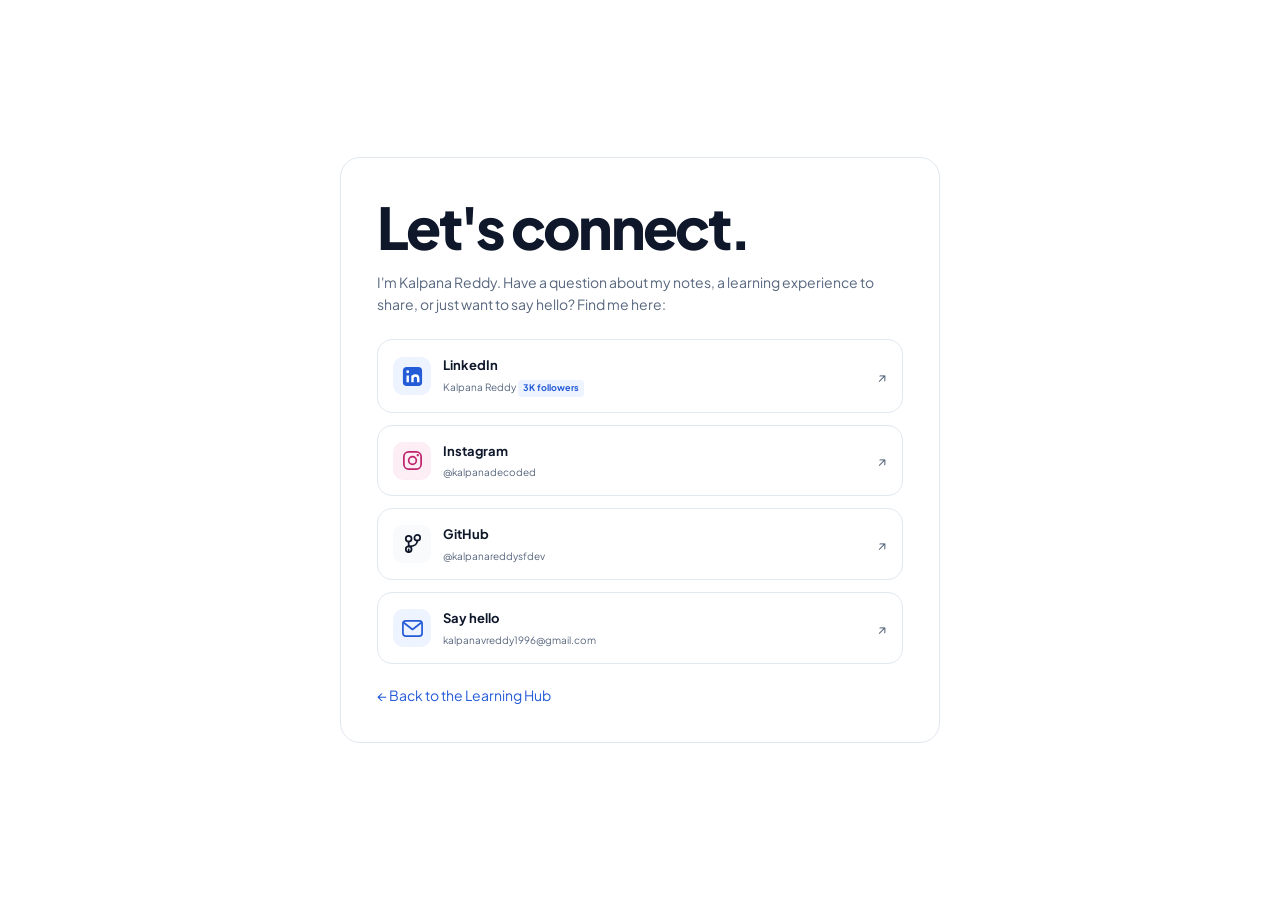
<file: contact.html>
<!DOCTYPE html>
<html lang="en">
<head>
  <meta charset="UTF-8">
  <meta name="viewport" content="width=device-width, initial-scale=1">
  <meta name="description" content="Connect with Kalpana Reddy about Salesforce, AI, and learning together.">
  <title>Contact | Kalpana Reddy</title>
  <link rel="icon" type="image/svg+xml" href="favicon.svg">
  <link rel="preconnect" href="https://fonts.googleapis.com">
  <link rel="preconnect" href="https://fonts.gstatic.com" crossorigin>
  <link href="https://fonts.googleapis.com/css2?family=Plus+Jakarta+Sans:wght@400;500;600;700;800&display=swap" rel="stylesheet">
  <link rel="stylesheet" href="portfolio.css">
  <style>
    :root {
      --text: var(--ink);
      --primary: var(--blue);
    }

    * { box-sizing: border-box; }

    body {
      margin: 0;
      min-height: 100vh;
      display: grid;
      place-items: center;
      padding: 24px;
      background: var(--bg);
      color: var(--text);
      font-family: 'Plus Jakarta Sans', -apple-system, BlinkMacSystemFont, sans-serif;
      line-height: 1.6;
    }

    main {
      width: min(100%, 600px);
      padding: 36px;
      border: 1px solid var(--border);
      border-radius: 20px;
      background: var(--surface);
    }

    h1 { margin: 0 0 12px; }
    p { color: var(--muted); }
    a { color: var(--primary); }
    .back { display: inline-block; margin-top: 20px; }

    @media (max-width: 480px) {
      main { padding: 24px; }
    }
  </style>
</head>
<body>
  <main>
    <h1>Let's connect.</h1>
    <p>I'm Kalpana Reddy. Have a question about my notes, a learning experience to share, or just want to say hello? Find me here:</p>
    <div class="contact-socials">
      <a class="social-card social-linkedin" href="https://www.linkedin.com/in/kalpana-reddy-165485202/" target="_blank" rel="noopener noreferrer">
        <span class="social-icon"><svg class="social-svg" aria-hidden="true"><use href="social-icons.svg#linkedin"></use></svg></span>
        <span class="social-copy"><strong>LinkedIn</strong><span>Kalpana Reddy <span class="follower-label">3K followers</span></span></span><span class="social-arrow" aria-hidden="true">&nearr;</span>
      </a>
      <a class="social-card social-instagram" href="https://www.instagram.com/kalpanadecoded/" target="_blank" rel="noopener noreferrer">
        <span class="social-icon"><svg class="social-svg" aria-hidden="true"><use href="social-icons.svg#instagram"></use></svg></span>
        <span class="social-copy"><strong>Instagram</strong><span>@kalpanadecoded</span></span><span class="social-arrow" aria-hidden="true">&nearr;</span>
      </a>
      <a class="social-card social-github" href="https://github.com/kalpanareddysfdev" target="_blank" rel="noopener noreferrer">
        <span class="social-icon"><svg class="social-svg" aria-hidden="true"><use href="social-icons.svg#github"></use></svg></span>
        <span class="social-copy"><strong>GitHub</strong><span>@kalpanareddysfdev</span></span><span class="social-arrow" aria-hidden="true">&nearr;</span>
      </a>
      <a class="social-card social-email" href="mailto:kalpanavreddy1996@gmail.com">
        <span class="social-icon"><svg class="social-svg" aria-hidden="true"><use href="social-icons.svg#email"></use></svg></span>
        <span class="social-copy"><strong>Say hello</strong><span>kalpanavreddy1996@gmail.com</span></span><span class="social-arrow" aria-hidden="true">&nearr;</span>
      </a>
    </div>
    <a class="back" href="index.html">← Back to the Learning Hub</a>
  </main>
</body>
</html>
</file>
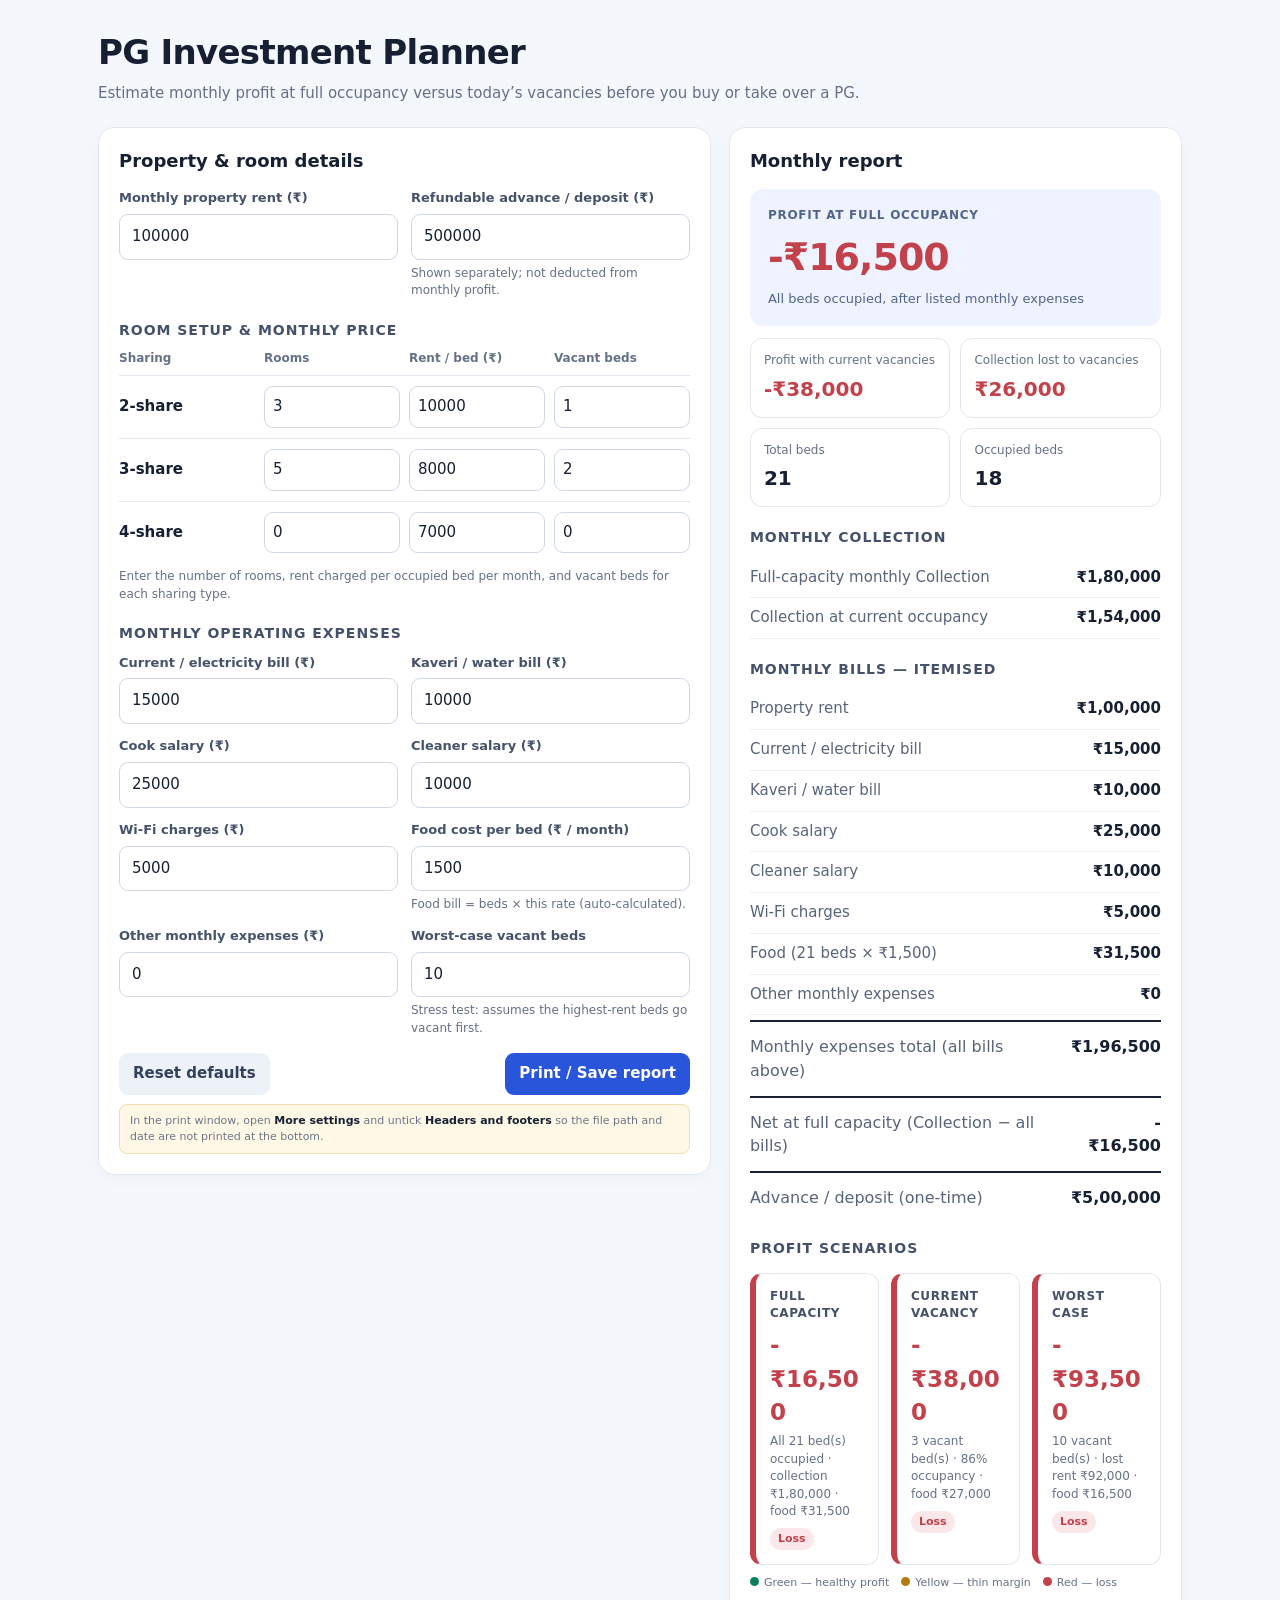
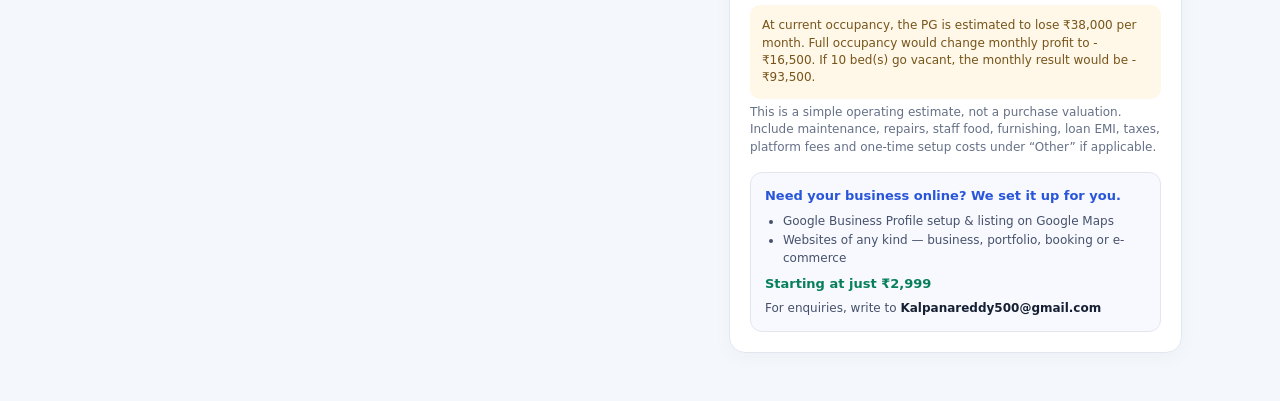
<file: Kalpana's PG Buying Report.html>
<!DOCTYPE html>
<html lang="en">
<head>
<meta charset="UTF-8" />
<meta name="viewport" content="width=device-width, initial-scale=1.0" />
<title>PG Investment Planner | Kalpana Reddy</title>
<!-- Favicon / Site Icons -->
<link rel="icon" type="image/svg+xml" href="favicon.svg">
<link rel="icon" type="image/png" sizes="32x32" href="favicon-32x32.png">
<link rel="icon" type="image/png" sizes="16x16" href="favicon-16x16.png">
<link rel="shortcut icon" href="favicon.ico">
<style>
  :root { --ink:#172033; --muted:#657087; --line:#e2e7ef; --bg:#f4f7fb; --blue:#2855d9; --green:#087f5b; --amber:#b57a10; --red:#c2414b; }
  * { box-sizing:border-box; }
  body { margin:0; background:var(--bg); color:var(--ink); font:15px/1.45 system-ui,-apple-system,BlinkMacSystemFont,"Segoe UI",sans-serif; }
  .wrap { max-width:1120px; margin:0 auto; padding:28px 18px 48px; }
  header { margin-bottom:22px; }
  h1 { margin:0 0 6px; font-size:clamp(25px,4vw,34px); letter-spacing:-.7px; }
  .sub { margin:0; color:var(--muted); }
  .layout { display:grid; grid-template-columns:minmax(0,1.15fr) minmax(300px,.85fr); gap:18px; align-items:start; }
  .panel { background:white; border:1px solid var(--line); border-radius:16px; padding:20px; box-shadow:0 5px 20px #20345b08; }
  h2 { margin:0 0 15px; font-size:18px; }
  h3 { margin:20px 0 10px; font-size:14px; color:#45516a; text-transform:uppercase; letter-spacing:.07em; }
  .fields { display:grid; grid-template-columns:repeat(2,minmax(0,1fr)); gap:13px; }
  label { display:block; font-size:13px; font-weight:650; color:#46516a; margin-bottom:6px; }
  input { width:100%; min-width:0; border:1px solid #cfd7e5; border-radius:9px; padding:11px 12px; font:inherit; color:var(--ink); background:#fff; }
  input:focus { outline:3px solid #2855d921; border-color:var(--blue); }
  .hint { color:var(--muted); font-size:12px; margin-top:5px; }
  .room-head,.room-row { display:grid; grid-template-columns:1fr 1fr 1fr 1fr; gap:9px; align-items:center; }
  .room-head { color:var(--muted); font-size:12px; font-weight:700; padding:0 0 8px; }
  .room-row { padding:10px 0; border-top:1px solid var(--line); }
  .room-name { font-weight:700; }
  .room-row input { padding:9px 8px; }
  .results { position:sticky; top:16px; }
  .hero { padding:18px; border-radius:13px; background:#eef3ff; margin-bottom:12px; }
  .hero .eyebrow { font-size:12px; color:#53648d; font-weight:700; text-transform:uppercase; letter-spacing:.06em; }
  .hero .amount { font-size:clamp(28px,4vw,38px); font-weight:800; letter-spacing:-1px; margin:5px 0; }
  .hero .caption { color:#53648d; font-size:13px; }
  .stats { display:grid; grid-template-columns:1fr 1fr; gap:10px; }
  .stat { border:1px solid var(--line); border-radius:12px; padding:13px; }
  .stat .name { color:var(--muted); font-size:12px; }
  .stat .val { font-size:20px; font-weight:750; margin-top:5px; overflow-wrap:anywhere; }
  .positive { color:var(--green); } .negative { color:var(--red); }
  .breakdown { margin-top:17px; }
  .line { display:flex; justify-content:space-between; gap:16px; padding:9px 0; border-bottom:1px solid #edf0f5; }
  .line span:first-child { color:#59647a; }
  .line strong { text-align:right; }
  .line.total { border-bottom:0; border-top:2px solid var(--ink); margin-top:5px; padding-top:13px; font-size:16px; }
  .note { margin:14px 0 0; padding:12px; background:#fff8e8; border-radius:10px; color:#76541a; font-size:12px; }
  .scenarios { display:grid; grid-template-columns:repeat(3,minmax(0,1fr)); gap:12px; margin-top:14px; }
  .scenario { border:1px solid var(--line); border-left-width:6px; border-radius:12px; padding:14px; background:#fff; }
  .scenario .name { font-size:12px; font-weight:700; color:#46516a; text-transform:uppercase; letter-spacing:.05em; }
  .scenario .val { font-size:clamp(18px,2.4vw,23px); font-weight:800; margin:7px 0 4px; overflow-wrap:anywhere; }
  .scenario .meta { font-size:12px; color:var(--muted); }
  .scenario .tag { display:inline-block; margin-top:8px; font-size:11px; font-weight:750; padding:3px 8px; border-radius:999px; }
  .grade-green { border-left-color:var(--green); } .grade-green .val { color:var(--green); } .grade-green .tag { background:#e2f6ef; color:var(--green); }
  .grade-yellow { border-left-color:var(--amber); } .grade-yellow .val { color:var(--amber); } .grade-yellow .tag { background:#fdf3dc; color:#8a6512; }
  .grade-red { border-left-color:var(--red); } .grade-red .val { color:var(--red); } .grade-red .tag { background:#fbe7e9; color:var(--red); }
  .legend { display:flex; flex-wrap:wrap; gap:12px; margin-top:10px; font-size:11px; color:var(--muted); }
  .legend i { display:inline-block; width:9px; height:9px; border-radius:50%; margin-right:5px; }
  @media(max-width:560px) { .scenarios { grid-template-columns:1fr; } }
  .actions { display:flex; justify-content:space-between; align-items:center; gap:12px; margin-top:16px; }
  button { border:0; border-radius:9px; padding:10px 14px; background:var(--blue); color:white; font:inherit; font-weight:700; cursor:pointer; }
  button.secondary { background:#edf1f8; color:#33415c; }
  @media(max-width:800px) { .layout { grid-template-columns:1fr; } .results { position:static; } }
  @media(max-width:480px) { .fields { grid-template-columns:1fr; } .panel { padding:15px; } .room-head,.room-row { grid-template-columns:.8fr 1fr 1fr 1fr; gap:5px; } .room-head { font-size:10px; } .room-row input { font-size:13px; padding:8px 5px; } }

  .contact { margin-top:16px; border:1px solid var(--line); border-radius:12px; padding:14px; background:#f7f9ff; }
  .contact .headline { font-size:13px; font-weight:800; color:var(--blue); }
  .contact .services { margin:7px 0 0; padding-left:18px; color:#46516a; font-size:12px; }
  .contact .services li { margin:2px 0; }
  .contact .price { margin-top:8px; font-size:13px; font-weight:800; color:var(--green); }
  .contact .mail { margin-top:6px; font-size:12px; color:#46516a; }
  .contact .mail strong { color:var(--ink); }
  .print-tip { margin:9px 0 0; font-size:11px; color:#6b7689; background:#fff8e6; border:1px solid #f0dfae; border-radius:8px; padding:8px 10px; }
  .print-tip strong { color:var(--ink); }
  .watermark, .print-footer { display:none; }
  @page { size:A4 portrait; margin:10mm 10mm 16mm; }
  @media print {
    body { background:white; font-size:10px; line-height:1.28; -webkit-print-color-adjust:exact; print-color-adjust:exact; }
    .wrap { padding:0; max-width:none; }
    header { margin-bottom:8px; }
    h1 { font-size:19px; margin-bottom:3px; }
    .sub { font-size:10px; }
    h2 { font-size:13px; margin-bottom:8px; }
    h3 { font-size:9px; margin:10px 0 5px; }
    .layout { display:block; }
    .panel { box-shadow:none; border-radius:9px; padding:11px; break-inside:avoid; }
    .page-inputs { display:none !important; }
    .results { position:static; }
    .fields { gap:7px; }
    label { font-size:9px; margin-bottom:2px; }
    input { padding:4px 6px; border-radius:5px; font-size:10px; }
    .hint { font-size:8px; margin-top:2px; }
    .room-head { font-size:9px; padding-bottom:4px; }
    .room-row { padding:4px 0; gap:6px; }
    .room-row input { padding:3px 5px; }
    .hero { padding:10px; margin-bottom:7px; border-radius:9px; }
    .hero .eyebrow { font-size:9px; }
    .hero .amount { font-size:23px; margin:3px 0; }
    .hero .caption { font-size:9px; }
    .stats { gap:6px; }
    .stat { padding:7px; border-radius:8px; }
    .stat .name { font-size:9px; }
    .stat .val { font-size:13px; margin-top:2px; }
    .breakdown { margin-top:9px; }
    .items { display:grid; grid-template-columns:1fr 1fr; column-gap:16px; }
    .line { padding:3px 0; font-size:9.5px; }
    .line.total { padding-top:5px; font-size:11px; margin-top:2px; }
    .scenarios { gap:7px; margin-top:7px; }
    .scenario { padding:8px; border-radius:8px; }
    .scenario .name { font-size:9px; }
    .scenario .val { font-size:14px; margin:3px 0 2px; }
    .scenario .meta { font-size:8px; }
    .scenario .tag { font-size:8px; margin-top:4px; padding:2px 6px; }
    .legend { font-size:8px; gap:8px; margin-top:6px; }
    .note { font-size:9px; padding:8px; margin-top:8px; }
    .actions { display:none; }
    .print-tip { display:none; }
    .contact { margin-top:9px; padding:9px; border-radius:8px; break-inside:avoid; }
    .contact .headline { font-size:11px; }
    .contact .services { font-size:9px; margin-top:4px; }
    .contact .price { font-size:11px; margin-top:5px; }
    .contact .mail { font-size:9px; margin-top:4px; }

    .panel { position:relative; overflow:hidden; }
    .watermark { display:block; position:absolute; top:50%; left:50%; width:140%; transform:translate(-50%,-50%) rotate(-32deg); text-align:center; font-size:46px; font-weight:800; letter-spacing:2px; color:rgba(40,85,217,.07); white-space:nowrap; pointer-events:none; z-index:0; }
    .panel > *:not(.watermark) { position:relative; z-index:1; }
    .print-footer { display:block; margin-top:10px; padding-top:4px; border-top:1px solid var(--line); text-align:center; font-size:8px; line-height:1.4; color:#46516a; break-inside:avoid; }
    .print-footer strong { color:var(--blue); }
  }
</style>
</head>
<body>
<div class="wrap">
  <header>
    <h1>PG Investment Planner</h1>
    <p class="sub">Estimate monthly profit at full occupancy versus today’s vacancies before you buy or take over a PG.</p>
  </header>
  <div class="layout">
    <section class="panel page-inputs">
      <div class="watermark" aria-hidden="true">Kalpana's PG Report</div>
      <h2>Property &amp; room details</h2>
      <div class="fields">
        <div><label for="rent">Monthly property rent (₹)</label><input id="rent" type="number" min="0" value="100000"></div>
        <div><label for="advance">Refundable advance / deposit (₹)</label><input id="advance" type="number" min="0" value="500000"><div class="hint">Shown separately; not deducted from monthly profit.</div></div>
      </div>
      <h3>Room setup & monthly price</h3>
      <div class="room-head"><div>Sharing</div><div>Rooms</div><div>Rent / bed (₹)</div><div>Vacant beds</div></div>
      <div class="room-row"><div class="room-name">2-share</div><input aria-label="Number of 2-share rooms" id="rooms2" type="number" min="0" value="3"><input aria-label="Monthly rent per 2-share bed" id="price2" type="number" min="0" value="10000"><input aria-label="Vacant 2-share beds" id="vac2" type="number" min="0" value="1"></div>
      <div class="room-row"><div class="room-name">3-share</div><input aria-label="Number of 3-share rooms" id="rooms3" type="number" min="0" value="5"><input aria-label="Monthly rent per 3-share bed" id="price3" type="number" min="0" value="8000"><input aria-label="Vacant 3-share beds" id="vac3" type="number" min="0" value="2"></div>
      <div class="room-row"><div class="room-name">4-share</div><input aria-label="Number of 4-share rooms" id="rooms4" type="number" min="0" value="0"><input aria-label="Monthly rent per 4-share bed" id="price4" type="number" min="0" value="7000"><input aria-label="Vacant 4-share beds" id="vac4" type="number" min="0" value="0"></div>
      <div class="hint">Enter the number of rooms, rent charged per occupied bed per month, and vacant beds for each sharing type.</div>
      <h3>Monthly operating expenses</h3>
      <div class="fields">
        <div><label for="electricity">Current / electricity bill (₹)</label><input id="electricity" type="number" min="0" value="15000"></div>
        <div><label for="kaveri">Kaveri / water bill (₹)</label><input id="kaveri" type="number" min="0" value="10000"></div>
        <div><label for="cook">Cook salary (₹)</label><input id="cook" type="number" min="0" value="25000"></div>
        <div><label for="cleaner">Cleaner salary (₹)</label><input id="cleaner" type="number" min="0" value="10000"></div>
        <div><label for="wifi">Wi-Fi charges (₹)</label><input id="wifi" type="number" min="0" value="5000"></div>
        <div><label for="foodRate">Food cost per bed (₹ / month)</label><input id="foodRate" type="number" min="0" value="1500"><div class="hint">Food bill = beds × this rate (auto-calculated).</div></div>
        <div><label for="other">Other monthly expenses (₹)</label><input id="other" type="number" min="0" value="0"></div>
        <div><label for="worstVacant">Worst-case vacant beds</label><input id="worstVacant" type="number" min="0" value="10"><div class="hint">Stress test: assumes the highest-rent beds go vacant first.</div></div>
      </div>
      <div class="actions"><button class="secondary" id="reset">Reset defaults</button><button onclick="window.print()">Print / Save report</button></div>
      <p class="print-tip">In the print window, open <strong>More settings</strong> and untick <strong>Headers and footers</strong> so the file path and date are not printed at the bottom.</p>
      <div class="print-footer" aria-hidden="true">
        Google Business setup on Maps &amp; websites of any kind — <strong>starting at just ₹2,999</strong> &nbsp;|&nbsp; Enquiries: <strong>Kalpanareddy500@gmail.com</strong>
      </div>
    </section>
    <aside class="panel results" aria-live="polite">
      <div class="watermark" aria-hidden="true">Kalpana's PG Report</div>
      <h2>Monthly report</h2>
      <div class="hero"><div class="eyebrow">Profit at full occupancy</div><div class="amount" id="fullProfit">₹0</div><div class="caption">All beds occupied, after listed monthly expenses</div></div>
      <div class="stats">
        <div class="stat"><div class="name">Profit with current vacancies</div><div class="val" id="currentProfit">₹0</div></div>
        <div class="stat"><div class="name">Collection lost to vacancies</div><div class="val negative" id="vacancyLoss">₹0</div></div>
        <div class="stat"><div class="name">Total beds</div><div class="val" id="totalBeds">0</div></div>
        <div class="stat"><div class="name">Occupied beds</div><div class="val" id="occupiedBeds">0</div></div>
      </div>
      <div class="breakdown">
        <h3>Monthly collection</h3>
        <div class="items">
          <div class="line"><span>Full-capacity monthly Collection</span><strong id="fullRevenue">₹0</strong></div>
          <div class="line"><span>Collection at current occupancy</span><strong id="currentRevenue">₹0</strong></div>
        </div>
        <h3>Monthly bills — itemised</h3>
        <div class="items">
          <div class="line"><span>Property rent</span><strong id="rentOut">₹0</strong></div>
          <div class="line"><span>Current / electricity bill</span><strong id="electricityOut">₹0</strong></div>
          <div class="line"><span>Kaveri / water bill</span><strong id="kaveriOut">₹0</strong></div>
          <div class="line"><span>Cook salary</span><strong id="cookOut">₹0</strong></div>
          <div class="line"><span>Cleaner salary</span><strong id="cleanerOut">₹0</strong></div>
          <div class="line"><span>Wi-Fi charges</span><strong id="wifiOut">₹0</strong></div>
          <div class="line"><span id="foodLabel">Food (full capacity)</span><strong id="foodOut">₹0</strong></div>
          <div class="line"><span>Other monthly expenses</span><strong id="otherOut">₹0</strong></div>
        </div>
        <div class="line total"><span>Monthly expenses total (all bills above)</span><strong id="totalExpenses">₹0</strong></div>
        <div class="line total"><span>Net at full capacity (Collection − all bills)</span><strong id="netFull">₹0</strong></div>
        <div class="line total"><span>Advance / deposit (one-time)</span><strong id="advanceOut">₹0</strong></div>
      </div>
      <h3>Profit scenarios</h3>
      <div class="scenarios">
        <div class="scenario" id="scFull"><div class="name">Full capacity</div><div class="val" id="scFullVal">₹0</div><div class="meta" id="scFullMeta">All beds occupied</div><span class="tag" id="scFullTag">—</span></div>
        <div class="scenario" id="scCurrent"><div class="name">Current vacancy</div><div class="val" id="scCurrentVal">₹0</div><div class="meta" id="scCurrentMeta">—</div><span class="tag" id="scCurrentTag">—</span></div>
        <div class="scenario" id="scWorst"><div class="name">Worst case</div><div class="val" id="scWorstVal">₹0</div><div class="meta" id="scWorstMeta">—</div><span class="tag" id="scWorstTag">—</span></div>
      </div>
      <div class="legend"><span><i style="background:#087f5b"></i>Green — healthy profit</span><span><i style="background:#b57a10"></i>Yellow — thin margin</span><span><i style="background:#c2414b"></i>Red — loss</span></div>
      <p class="note" id="assessment">Enter your numbers to see the estimate.</p>
      <p class="hint">This is a simple operating estimate, not a purchase valuation. Include maintenance, repairs, staff food, furnishing, loan EMI, taxes, platform fees and one-time setup costs under “Other” if applicable.</p>
      <div class="contact">
        <div class="headline">Need your business online? We set it up for you.</div>
        <ul class="services">
          <li>Google Business Profile setup &amp; listing on Google Maps</li>
          <li>Websites of any kind — business, portfolio, booking or e-commerce</li>
        </ul>
        <div class="price">Starting at just ₹2,999</div>
        <div class="mail">For enquiries, write to <strong>Kalpanareddy500@gmail.com</strong></div>
      </div>
      <div class="print-footer" aria-hidden="true">
        Google Business setup on Maps &amp; websites of any kind — <strong>starting at just ₹2,999</strong> &nbsp;|&nbsp; Enquiries: <strong>Kalpanareddy500@gmail.com</strong>
      </div>
    </aside>
  </div>
</div>
<script>
const ids = ['rent','advance','rooms2','price2','vac2','rooms3','price3','vac3','rooms4','price4','vac4','electricity','kaveri','cook','cleaner','wifi','foodRate','other','worstVacant'];
const defaults = {rent:100000,advance:500000,rooms2:3,price2:10000,vac2:1,rooms3:5,price3:8000,vac3:2,rooms4:0,price4:7000,vac4:0,electricity:15000,kaveri:10000,cook:25000,cleaner:10000,wifi:5000,foodRate:1500,other:0,worstVacant:10};
const num = id => Math.max(0, Number(document.getElementById(id).value) || 0);
const money = n => new Intl.NumberFormat('en-IN',{style:'currency',currency:'INR',maximumFractionDigits:0}).format(n);
function grade(profit, fullProfit){
  if(profit < 0) return {cls:'grade-red', tag:'Loss'};
  if(fullProfit > 0 && profit < fullProfit*0.35) return {cls:'grade-yellow', tag:'Thin margin'};
  if(profit === 0) return {cls:'grade-yellow', tag:'Break-even'};
  return {cls:'grade-green', tag:'Profit'};
}
function calculate(){
  let beds=0, vacant=0, fullRevenue=0, lost=0;
  const bedPrices=[];
  [2,3,4].forEach(s=>{
    const rooms=num('rooms'+s), price=num('price'+s), v=Math.min(rooms*s,num('vac'+s));
    beds+=rooms*s; vacant+=v; fullRevenue+=rooms*s*price; lost+=v*price;
    for(let i=0;i<rooms*s;i++) bedPrices.push(price);
  });
  const baseExpenses=num('rent')+num('electricity')+num('kaveri')+num('cook')+num('cleaner')+num('wifi')+num('other');
  const food=bedCount=>bedCount*num('foodRate');
  const worstVacant=Math.min(beds,num('worstVacant'));
  const fullFood=food(beds), currentFood=food(beds-vacant), worstFood=food(beds-worstVacant);
  const expenses=baseExpenses+fullFood;
  const currentRevenue=fullRevenue-lost, fullProfit=fullRevenue-expenses, currentProfit=currentRevenue-baseExpenses-currentFood;
  const worstLost=bedPrices.sort((a,b)=>b-a).slice(0,worstVacant).reduce((a,b)=>a+b,0);
  const worstProfit=fullRevenue-worstLost-baseExpenses-worstFood;
  const set=(id,val)=>document.getElementById(id).textContent=val;
  set('foodLabel', `Food (${beds} beds × ${money(num('foodRate'))})`);
  set('foodOut',money(fullFood));
  set('fullProfit',money(fullProfit)); set('currentProfit',money(currentProfit)); set('vacancyLoss',money(lost));
  set('totalBeds',beds); set('occupiedBeds',beds-vacant); set('fullRevenue',money(fullRevenue)); set('currentRevenue',money(currentRevenue));
  set('rentOut',money(num('rent')));
  ['electricity','kaveri','cook','cleaner','wifi','other'].forEach(k=>set(k+'Out',money(num(k))));
  set('totalExpenses',money(expenses));
  set('netFull',money(fullProfit)); set('advanceOut',money(num('advance')));
  document.getElementById('fullProfit').className='amount '+(fullProfit>=0?'positive':'negative');
  document.getElementById('currentProfit').className='val '+(currentProfit>=0?'positive':'negative');
  const pct=beds ? Math.round((beds-vacant)/beds*100) : 0;
  const scenarios=[
    {key:'scFull', profit:fullProfit, meta:`All ${beds} bed(s) occupied · collection ${money(fullRevenue)} · food ${money(fullFood)}`},
    {key:'scCurrent', profit:currentProfit, meta:`${vacant} vacant bed(s) · ${pct}% occupancy · food ${money(currentFood)}`},
    {key:'scWorst', profit:worstProfit, meta:`${worstVacant} vacant bed(s) · lost rent ${money(worstLost)} · food ${money(worstFood)}`}
  ];
  scenarios.forEach(s=>{
    const g=grade(s.profit, fullProfit);
    document.getElementById(s.key).className='scenario '+g.cls;
    set(s.key+'Val', money(s.profit));
    set(s.key+'Meta', s.meta);
    set(s.key+'Tag', g.tag);
  });
  let message = beds===0 ? 'Add your room counts to calculate the report.' : currentProfit>=0 ? `At ${pct}% occupancy, estimated monthly operating profit is ${money(currentProfit)}. Filling the ${vacant} vacant bed(s) could add ${money(fullProfit-currentProfit)} per month (after food).` : `At current occupancy, the PG is estimated to lose ${money(Math.abs(currentProfit))} per month. Full occupancy would change monthly profit to ${money(fullProfit)}.`;
  if(vacant===0 && beds>0) message=`All beds are occupied. Estimated monthly operating profit is ${money(currentProfit)}.`;
  if(beds>0) message+=` If ${worstVacant} bed(s) go vacant, the monthly result would be ${money(worstProfit)}.`;
  set('assessment',message);
}
ids.forEach(id=>document.getElementById(id).addEventListener('input',calculate));
document.getElementById('reset').addEventListener('click',()=>{ids.forEach(id=>document.getElementById(id).value=defaults[id]);calculate();});
calculate();
</script>
</body>
</html>
</file>
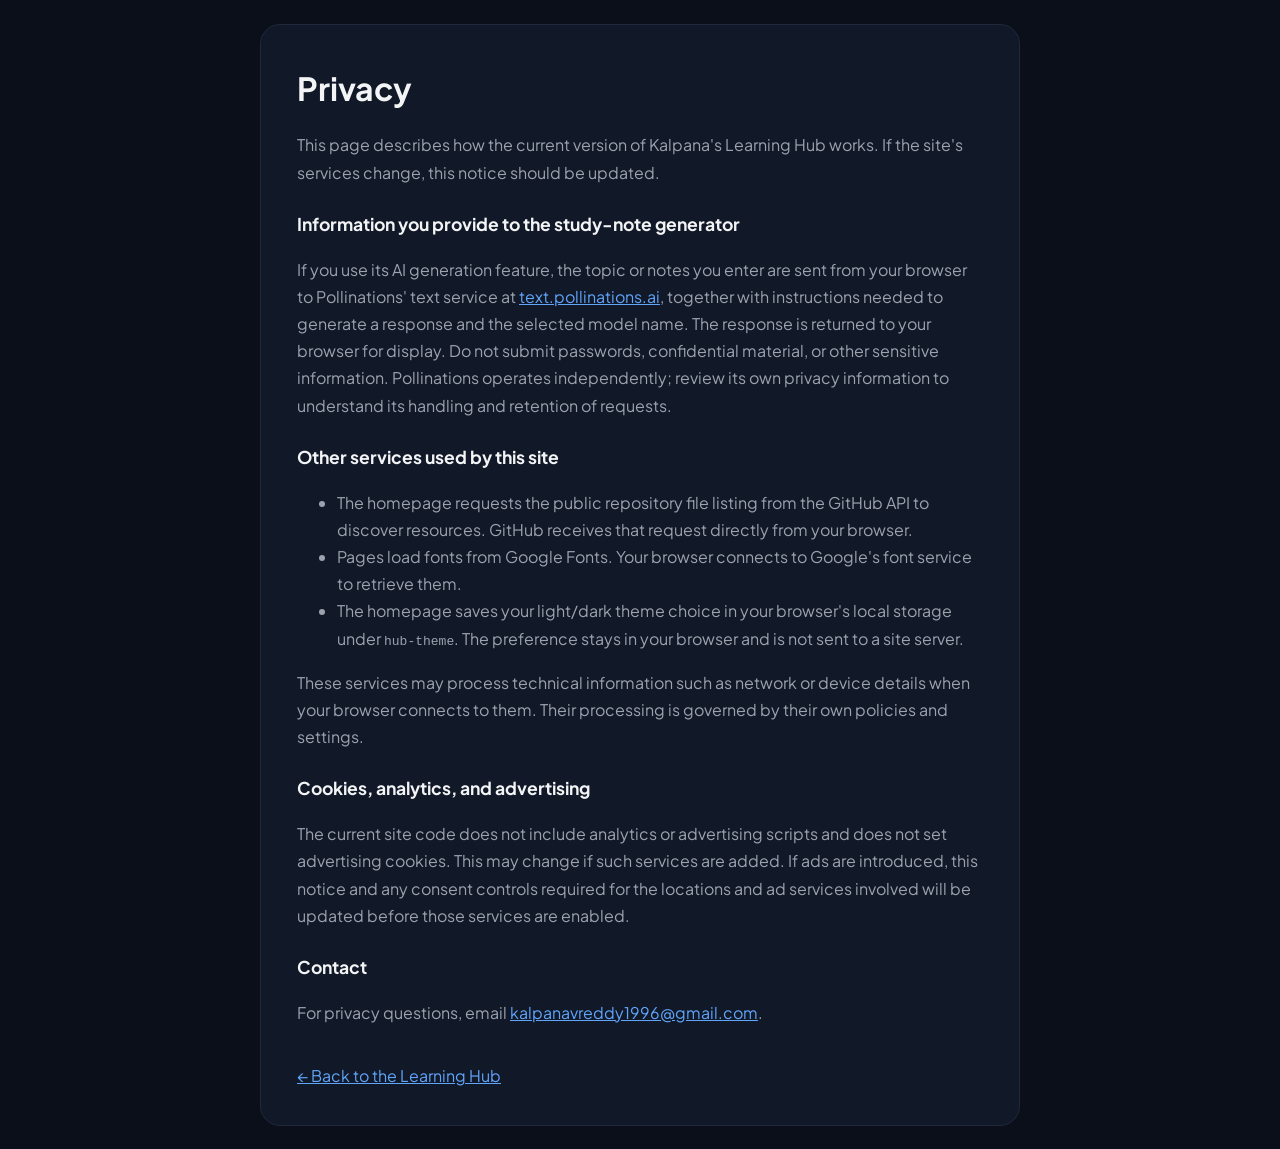
<file: privacy.html>
<!DOCTYPE html>
<html lang="en">
<head>
  <meta charset="UTF-8">
  <meta name="viewport" content="width=device-width, initial-scale=1">
  <meta name="description" content="Privacy information for Kalpana's Learning Hub.">
  <title>Privacy | Kalpana's Learning Hub</title>
  <link rel="icon" type="image/svg+xml" href="favicon.svg">
  <link rel="preconnect" href="https://fonts.googleapis.com">
  <link rel="preconnect" href="https://fonts.gstatic.com" crossorigin>
  <link href="https://fonts.googleapis.com/css2?family=Plus+Jakarta+Sans:wght@400;500;600;700;800&display=swap" rel="stylesheet">
  <style>
    :root {
      color-scheme: dark;
      --bg: #0b0f19;
      --surface: #111827;
      --border: #1f293d;
      --text: #f3f4f6;
      --muted: #9ca3af;
      --primary: #60a5fa;
    }

    * { box-sizing: border-box; }

    body {
      margin: 0;
      min-height: 100vh;
      display: grid;
      place-items: center;
      padding: 24px;
      background: var(--bg);
      color: var(--text);
      font-family: 'Plus Jakarta Sans', -apple-system, BlinkMacSystemFont, sans-serif;
      line-height: 1.7;
    }

    main {
      width: min(100%, 760px);
      padding: 36px;
      border: 1px solid var(--border);
      border-radius: 20px;
      background: var(--surface);
    }

    h1 { margin: 0 0 16px; }
    h2 { margin: 24px 0 8px; font-size: 1.1rem; }
    p, li { color: var(--muted); }
    a { color: var(--primary); }
    .back { display: inline-block; margin-top: 20px; }

    @media (max-width: 480px) {
      main { padding: 24px; }
    }
  </style>
</head>
<body>
  <main>
    <h1>Privacy</h1>
    <p>This page describes how the current version of Kalpana's Learning Hub works. If the site's services change, this notice should be updated.</p>

    <h2>Information you provide to the study-note generator</h2>
    <p>If you use its AI generation feature, the topic or notes you enter are sent from your browser to Pollinations' text service at <a href="https://text.pollinations.ai/">text.pollinations.ai</a>, together with instructions needed to generate a response and the selected model name. The response is returned to your browser for display. Do not submit passwords, confidential material, or other sensitive information. Pollinations operates independently; review its own privacy information to understand its handling and retention of requests.</p>

    <h2>Other services used by this site</h2>
    <ul>
      <li>The homepage requests the public repository file listing from the GitHub API to discover resources. GitHub receives that request directly from your browser.</li>
      <li>Pages load fonts from Google Fonts. Your browser connects to Google's font service to retrieve them.</li>
      <li>The homepage saves your light/dark theme choice in your browser's local storage under <code>hub-theme</code>. The preference stays in your browser and is not sent to a site server.</li>
    </ul>
    <p>These services may process technical information such as network or device details when your browser connects to them. Their processing is governed by their own policies and settings.</p>

    <h2>Cookies, analytics, and advertising</h2>
    <p>The current site code does not include analytics or advertising scripts and does not set advertising cookies. This may change if such services are added. If ads are introduced, this notice and any consent controls required for the locations and ad services involved will be updated before those services are enabled.</p>

    <h2>Contact</h2>
    <p>For privacy questions, email <a href="mailto:kalpanavreddy1996@gmail.com">kalpanavreddy1996@gmail.com</a>.</p>

    <a class="back" href="index.html">← Back to the Learning Hub</a>
  </main>
</body>
</html>
</file>
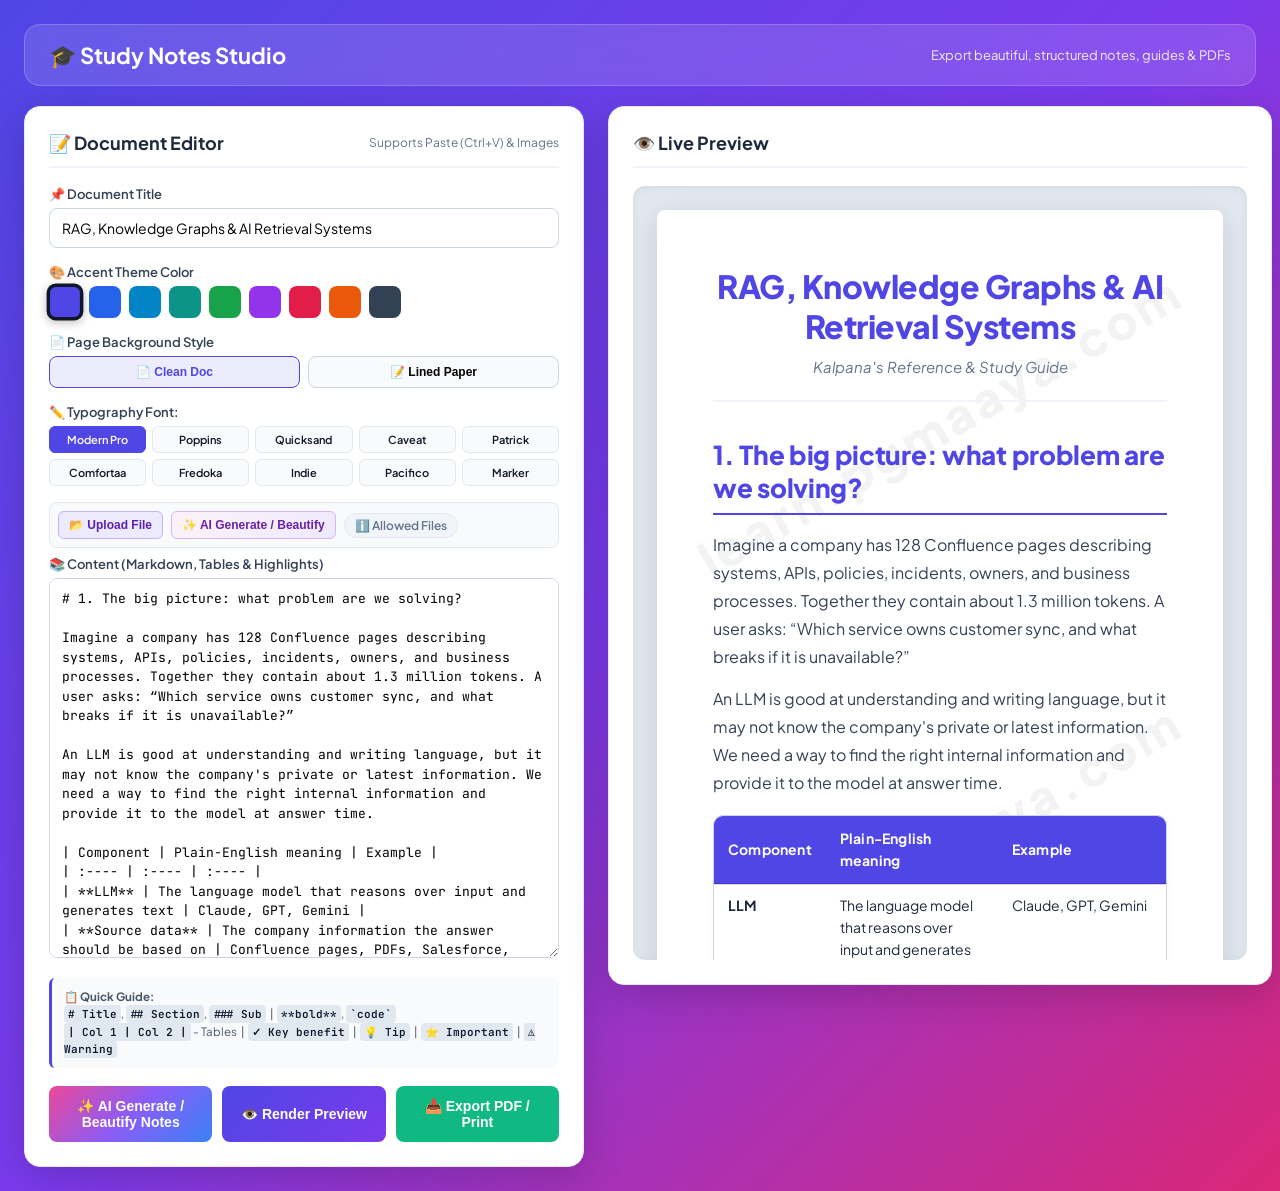
<file: study_note_generator.html>
<!DOCTYPE html>
<html lang="en">
<head>
    <meta charset="UTF-8">
    <meta name="viewport" content="width=device-width, initial-scale=1.0">
    <title>Study Notes Studio | Kalpana Reddy</title>
    <!-- Favicon / Learning Hub Icons -->
    <link rel="icon" type="image/svg+xml" href="favicon.svg">
    <link rel="icon" type="image/png" sizes="32x32" href="favicon-32x32.png">
    <link rel="icon" type="image/png" sizes="16x16" href="favicon-16x16.png">
    <link rel="icon" type="image/png" sizes="192x192" href="favicon-192x192.png">
    <link rel="apple-touch-icon" sizes="180x180" href="apple-touch-icon.png">
    <link rel="shortcut icon" href="favicon.ico">
    <link rel="preconnect" href="https://fonts.googleapis.com">
    <link rel="preconnect" href="https://fonts.gstatic.com" crossorigin>
    <link href="https://fonts.googleapis.com/css2?family=Caveat:wght@400;600;700&family=Indie+Flower&family=Pacifico&family=Permanent+Marker&family=Satisfy&family=Comfortaa:wght@400;700&family=Fredoka:wght@400;600&family=Patrick+Hand&family=Quicksand:wght@400;600;700&family=Poppins:wght@400;500;600;700&family=Plus+Jakarta+Sans:wght@400;500;600;700;800&family=JetBrains+Mono:wght@400;500;600&display=swap" rel="stylesheet">
    <style>
        :root {
            --primary: #4f46e5;
            --primary-hover: #4338ca;
            --primary-light: rgba(79, 70, 229, 0.1);
            --bg-page: #f1f5f9;
            --card-bg: #ffffff;
            --border-color: #e2e8f0;
            --text-main: #0f172a;
            --text-muted: #64748b;
        }

        * {
            margin: 0;
            padding: 0;
            box-sizing: border-box;
        }

        body {
            font-family: 'Plus Jakarta Sans', -apple-system, BlinkMacSystemFont, 'Segoe UI', Roboto, sans-serif;
            background: linear-gradient(135deg, #4f46e5 0%, #7c3aed 50%, #db2777 100%);
            min-height: 100vh;
            padding: 24px;
            color: var(--text-main);
        }

        .app-header {
            max-width: 1560px;
            margin: 0 auto 20px;
            display: flex;
            align-items: center;
            justify-content: space-between;
            color: white;
            background: rgba(255, 255, 255, 0.12);
            backdrop-filter: blur(12px);
            padding: 16px 24px;
            border-radius: 16px;
            border: 1px solid rgba(255, 255, 255, 0.2);
        }

        .app-header h1 {
            font-size: 22px;
            font-weight: 700;
            display: flex;
            align-items: center;
            gap: 10px;
        }

        .header-actions {
            display: flex;
            gap: 10px;
            align-items: center;
        }

        .container {
            max-width: 1560px;
            margin: 0 auto;
            display: grid;
            grid-template-columns: 560px 1fr;
            gap: 24px;
            align-items: start;
        }

        .panel {
            background: var(--card-bg);
            border-radius: 16px;
            padding: 24px;
            box-shadow: 0 10px 40px rgba(0, 0, 0, 0.18);
            border: 1px solid var(--border-color);
        }

        .panel h2 {
            color: #1e293b;
            margin-bottom: 18px;
            font-size: 18px;
            font-weight: 700;
            display: flex;
            align-items: center;
            justify-content: space-between;
            border-bottom: 2px solid #f1f5f9;
            padding-bottom: 12px;
        }

        .form-group {
            margin-bottom: 16px;
        }

        label {
            display: block;
            color: #334155;
            font-weight: 600;
            margin-bottom: 6px;
            font-size: 13px;
        }

        input[type="text"],
        textarea,
        select {
            width: 100%;
            padding: 10px 12px;
            border: 1.5px solid #cbd5e1;
            border-radius: 8px;
            font-size: 14px;
            font-family: inherit;
            transition: all 0.2s;
            background: #fff;
        }

        input[type="text"]:focus,
        textarea:focus,
        select:focus {
            outline: none;
            border-color: var(--primary);
            box-shadow: 0 0 0 3px rgba(79, 70, 229, 0.15);
        }

        textarea {
            resize: vertical;
            min-height: 380px;
            font-family: 'JetBrains Mono', 'Courier New', monospace;
            font-size: 13px;
            line-height: 1.5;
            tab-size: 2;
        }

        /* Color selector */
        .color-selector {
            display: flex;
            gap: 8px;
            flex-wrap: wrap;
        }

        .color-option {
            width: 32px;
            height: 32px;
            border-radius: 8px;
            cursor: pointer;
            border: 3px solid transparent;
            transition: transform 0.15s, border-color 0.15s;
        }

        .color-option:hover {
            transform: scale(1.1);
        }

        .color-option.selected {
            border-color: #0f172a;
            transform: scale(1.15);
            box-shadow: 0 2px 8px rgba(0,0,0,0.25);
        }

        /* Font selector */
        .font-selector {
            display: grid;
            grid-template-columns: repeat(5, 1fr);
            gap: 6px;
        }

        .font-option {
            padding: 6px 4px;
            border: 1.5px solid #e2e8f0;
            border-radius: 6px;
            cursor: pointer;
            background: #f8fafc;
            transition: all 0.15s;
            font-size: 11px;
            font-weight: 600;
            text-align: center;
            white-space: nowrap;
            overflow: hidden;
            text-overflow: ellipsis;
        }

        .font-option:hover {
            border-color: var(--primary);
            background: #ede9fe;
        }

        .font-option.selected {
            border-color: var(--primary);
            background: var(--primary);
            color: white;
        }

        /* Paper Style Selector */
        .style-selector {
            display: grid;
            grid-template-columns: repeat(3, 1fr);
            gap: 8px;
        }

        .style-btn {
            padding: 8px 10px;
            border: 1.5px solid #cbd5e1;
            border-radius: 8px;
            background: #f8fafc;
            font-size: 12px;
            font-weight: 600;
            cursor: pointer;
            text-align: center;
            display: flex;
            align-items: center;
            justify-content: center;
            gap: 6px;
            transition: all 0.15s;
        }

        .style-btn.selected {
            border-color: var(--primary);
            background: var(--primary-light);
            color: var(--primary);
        }

        /* Toolbar / Image upload bar */
        .editor-toolbar {
            display: flex;
            gap: 8px;
            flex-wrap: wrap;
            margin-bottom: 8px;
            background: #f8fafc;
            padding: 8px;
            border-radius: 8px;
            border: 1px solid #e2e8f0;
        }

        .tool-btn {
            padding: 6px 10px;
            background: white;
            border: 1px solid #cbd5e1;
            border-radius: 6px;
            font-size: 12px;
            font-weight: 600;
            cursor: pointer;
            display: inline-flex;
            align-items: center;
            gap: 4px;
            transition: all 0.15s;
            color: #334155;
        }

        .tool-btn:hover {
            background: #f1f5f9;
            border-color: #94a3b8;
            color: #0f172a;
        }

        .tool-btn.primary {
            background: #ede9fe;
            border-color: #c4b5fd;
            color: #5b21b6;
        }

        .tool-btn.primary:hover {
            background: #ddd6fe;
        }

        /* Hover Tooltip for Allowed Files */
        .upload-help-badge {
            position: relative;
            display: inline-flex;
            align-items: center;
            font-size: 12px;
            font-weight: 600;
            color: var(--text-muted);
            background: #f1f5f9;
            padding: 4px 10px;
            border-radius: 999px;
            cursor: pointer;
            border: 1px solid #e2e8f0;
            transition: all 0.15s;
        }

        .upload-help-badge:hover,
        .upload-help-badge:focus {
            color: var(--primary);
            background: var(--primary-light);
            border-color: #c7d2fe;
        }

        .upload-tooltip {
            visibility: hidden;
            opacity: 0;
            position: absolute;
            top: calc(100% + 8px);
            left: 0;
            width: 280px;
            background: #0f172a;
            color: #f8fafc;
            padding: 12px 14px;
            border-radius: 8px;
            font-size: 12px;
            line-height: 1.5;
            box-shadow: 0 10px 25px rgba(0,0,0,0.25);
            z-index: 100;
            transition: opacity 0.2s, visibility 0.2s;
            pointer-events: none;
        }

        .upload-tooltip::before {
            content: '';
            position: absolute;
            bottom: 100%;
            left: 20px;
            border-width: 6px;
            border-style: solid;
            border-color: transparent transparent #0f172a transparent;
        }

        .upload-help-badge:hover .upload-tooltip,
        .upload-help-badge:focus .upload-tooltip {
            visibility: visible;
            opacity: 1;
        }

        .button-group {
            display: flex;
            gap: 10px;
            margin-top: 18px;
        }

        .btn {
            flex: 1;
            padding: 12px 18px;
            border: none;
            border-radius: 8px;
            font-size: 14px;
            font-weight: 600;
            cursor: pointer;
            transition: all 0.2s;
            display: flex;
            align-items: center;
            justify-content: center;
            gap: 8px;
        }

        .btn-generate {
            background: linear-gradient(135deg, #4f46e5 0%, #7c3aed 100%);
            color: white;
        }

        .btn-generate:hover {
            transform: translateY(-1px);
            box-shadow: 0 6px 16px rgba(79, 70, 229, 0.4);
        }

        .btn-ai {
            background: linear-gradient(135deg, #ec4899 0%, #8b5cf6 50%, #3b82f6 100%);
            color: white;
            position: relative;
            overflow: hidden;
        }

        .btn-ai:hover {
            transform: translateY(-1px);
            box-shadow: 0 6px 20px rgba(139, 92, 246, 0.45);
        }

        .btn-ai:disabled {
            opacity: 0.7;
            cursor: wait;
            transform: none;
            box-shadow: none;
        }

        .tool-btn.ai-btn {
            background: linear-gradient(135deg, #fdf2f8 0%, #ede9fe 100%);
            border: 1px solid #d8b4fe;
            color: #6b21a8;
        }

        .tool-btn.ai-btn:hover {
            background: linear-gradient(135deg, #fce7f3 0%, #ddd6fe 100%);
            border-color: #c084fc;
            color: #581c87;
        }

        /* AI Status & Loading Banner */
        .ai-status-banner {
            display: none;
            align-items: center;
            gap: 12px;
            background: linear-gradient(135deg, #ede9fe 0%, #fce7f3 100%);
            border: 1.5px solid #c084fc;
            border-radius: 10px;
            padding: 12px 16px;
            margin-bottom: 14px;
            color: #581c87;
            font-size: 13px;
            font-weight: 600;
            animation: pulse-border 2s infinite ease-in-out;
        }

        .ai-status-banner.active {
            display: flex;
        }

        @keyframes pulse-border {
            0%, 100% { border-color: #c084fc; box-shadow: 0 0 0 0 rgba(192, 132, 252, 0.3); }
            50% { border-color: #ec4899; box-shadow: 0 0 0 6px rgba(236, 72, 153, 0.15); }
        }

        .ai-spinner {
            width: 18px;
            height: 18px;
            border: 2.5px solid #c084fc;
            border-top-color: #ec4899;
            border-radius: 50%;
            animation: spin 0.8s linear infinite;
            flex-shrink: 0;
        }

        @keyframes spin {
            to { transform: rotate(360deg); }
        }

        .btn-download {
            background: #10b981;
            color: white;
        }

        .btn-download:hover {
            transform: translateY(-1px);
            box-shadow: 0 6px 16px rgba(16, 185, 129, 0.4);
        }

        .btn-download:disabled {
            background: #cbd5e1;
            color: #94a3b8;
            cursor: not-allowed;
            transform: none;
            box-shadow: none;
        }

        .format-hint {
            background: #f8fafc;
            border-left: 3px solid var(--primary);
            padding: 10px 12px;
            border-radius: 6px;
            margin-top: 12px;
            font-size: 11.5px;
            color: #475569;
            line-height: 1.5;
        }

        .format-hint code {
            background: #e2e8f0;
            padding: 2px 4px;
            border-radius: 4px;
            font-weight: 600;
            color: #0f172a;
            font-family: 'JetBrains Mono', monospace;
            font-size: 11px;
        }

        /* Preview Panel */
        #preview-wrapper {
            max-height: 86vh;
            overflow-y: auto;
            border-radius: 12px;
            background: #e2e8f0;
            padding: 24px;
            box-shadow: inset 0 2px 8px rgba(0,0,0,0.06);
        }

        .doc-page {
            max-width: 860px;
            margin: 0 auto 30px;
            background: #ffffff;
            border-radius: 8px;
            box-shadow: 0 8px 30px rgba(0,0,0,0.12);
            position: relative;
            padding: 56px 52px 56px 76px;
            min-height: 1080px;
            box-sizing: border-box;
            transition: background 0.2s;
            overflow: hidden;
        }

        /* Paper Styles */
        .doc-page.style-clean {
            background: #ffffff;
            padding-left: 56px;
            padding-right: 56px;
        }

        .doc-page.style-lined {
            background: linear-gradient(to bottom, #fdfbf7 0%, #fffcf9 100%);
            position: relative;
            padding-left: 76px;
        }

        .doc-page.style-lined::before {
            content: '';
            position: absolute;
            top: 0;
            left: 0;
            right: 0;
            bottom: 0;
            background-image:
                linear-gradient(to right, #f43f5e 0px, #f43f5e 2px, transparent 2px),
                repeating-linear-gradient(to bottom, transparent 0px, transparent 31px, #e2e8f0 31px, #e2e8f0 32px);
            background-position: 52px 0, 0 0;
            pointer-events: none;
            border-radius: 8px;
        }

        /* Content Styling */
        .doc-content {
            position: relative;
            z-index: 2;
            line-height: 1.7;
            font-size: 16px;
            color: #1e293b;
        }

        /* Constant Watermark (learn.pgmaaya.com) */
        .watermark-container {
            position: absolute;
            top: 0;
            left: 0;
            right: 0;
            bottom: 0;
            overflow: hidden;
            pointer-events: none;
            z-index: 1;
            display: flex;
            flex-direction: column;
            justify-content: space-around;
            align-items: center;
        }

        .watermark-line {
            font-size: 48px;
            font-weight: 800;
            color: rgba(15, 23, 42, 0.05);
            letter-spacing: 4px;
            transform: rotate(-30deg);
            white-space: nowrap;
            user-select: none;
            font-family: 'Plus Jakarta Sans', -apple-system, BlinkMacSystemFont, sans-serif;
            -webkit-print-color-adjust: exact !important;
            print-color-adjust: exact !important;
        }

        /* Document Footer */
        .doc-footer {
            margin-top: 48px;
            padding-top: 18px;
            border-top: 1.5px dashed #cbd5e1;
            display: flex;
            align-items: center;
            justify-content: space-between;
            font-size: 13px;
            color: var(--text-muted);
            break-inside: avoid;
        }

        .doc-footer a {
            color: var(--theme-color, #4f46e5);
            text-decoration: none;
            font-weight: 700;
        }

        .doc-footer a:hover {
            text-decoration: underline;
        }

        /* Headings */
        .doc-header-banner {
            text-align: center;
            margin-bottom: 36px;
            padding-bottom: 20px;
            border-bottom: 2px solid #f1f5f9;
        }

        .doc-header-title {
            font-size: 32px;
            font-weight: 800;
            color: #0f172a;
            letter-spacing: -0.5px;
            line-height: 1.25;
            margin-bottom: 8px;
        }

        .doc-header-sub {
            font-size: 15px;
            color: var(--text-muted);
            font-style: italic;
        }

        .doc-h1 {
            font-size: 26px;
            font-weight: 800;
            margin: 36px 0 16px;
            padding-bottom: 8px;
            border-bottom: 2px solid;
            letter-spacing: -0.3px;
            line-height: 1.3;
        }

        .doc-h2 {
            font-size: 20px;
            font-weight: 700;
            margin: 28px 0 12px;
            line-height: 1.35;
            display: flex;
            align-items: center;
            gap: 8px;
        }

        .doc-h3 {
            font-size: 17px;
            font-weight: 600;
            margin: 20px 0 8px;
            line-height: 1.4;
        }

        .doc-p {
            margin-bottom: 14px;
            color: #334155;
            line-height: 1.75;
        }

        /* Lists */
        .doc-ul, .doc-ol {
            margin: 10px 0 16px 28px;
            color: #334155;
        }

        .doc-li {
            margin-bottom: 6px;
            line-height: 1.65;
        }

        /* Markdown Tables */
        .doc-table-wrap {
            overflow-x: auto;
            margin: 18px 0 24px;
            border-radius: 10px;
            border: 1px solid #cbd5e1;
            box-shadow: 0 2px 8px rgba(0,0,0,0.03);
            background: white;
            break-inside: avoid;
        }

        .doc-table {
            width: 100%;
            border-collapse: collapse;
            font-size: 14px;
            text-align: left;
            line-height: 1.55;
        }

        .doc-table th {
            background: var(--theme-color, #4f46e5);
            color: white;
            font-weight: 700;
            padding: 12px 14px;
            border-bottom: 2px solid rgba(0,0,0,0.15);
            letter-spacing: 0.2px;
        }

        .doc-table td {
            padding: 10px 14px;
            border-bottom: 1px solid #e2e8f0;
            color: #1e293b;
            vertical-align: top;
        }

        .doc-table tr:last-child td {
            border-bottom: none;
        }

        .doc-table tr:nth-child(even) td {
            background: rgba(248, 250, 252, 0.7);
        }

        .doc-table tr:hover td {
            background: rgba(79, 70, 229, 0.04);
        }

        /* Images */
        .doc-image-figure {
            margin: 24px auto;
            text-align: center;
            break-inside: avoid;
        }

        .doc-image-figure.align-left {
            text-align: left;
        }

        .doc-image-figure.align-right {
            text-align: right;
        }

        .doc-image {
            max-width: 100%;
            height: auto;
            border-radius: 10px;
            box-shadow: 0 4px 18px rgba(0,0,0,0.12);
            border: 1px solid #e2e8f0;
            display: inline-block;
        }

        .doc-image-caption {
            font-size: 13px;
            color: var(--text-muted);
            margin-top: 8px;
            font-style: italic;
        }

        /* Highlight Boxes / Callouts */
        .doc-callout {
            margin: 16px 0;
            padding: 14px 18px;
            border-radius: 10px;
            border-left: 4px solid;
            font-size: 15px;
            line-height: 1.6;
            display: flex;
            align-items: flex-start;
            gap: 12px;
            break-inside: avoid;
        }

        .doc-callout-icon {
            font-size: 20px;
            line-height: 1;
            flex-shrink: 0;
            margin-top: 2px;
            font-family: 'Apple Color Emoji', 'Segoe UI Emoji', 'Noto Color Emoji', sans-serif;
        }

        .doc-callout-text {
            flex: 1;
        }

        .callout-success {
            background: rgba(16, 185, 129, 0.12);
            border-left-color: #10b981;
            color: #065f46;
        }

        .callout-tip {
            background: rgba(245, 158, 11, 0.12);
            border-left-color: #f59e0b;
            color: #92400e;
        }

        .callout-purple {
            background: rgba(139, 92, 246, 0.12);
            border-left-color: #8b5cf6;
            color: #5b21b6;
        }

        .callout-warning {
            background: rgba(239, 68, 68, 0.12);
            border-left-color: #ef4444;
            color: #991b1b;
        }

        .callout-info {
            background: rgba(59, 130, 246, 0.12);
            border-left-color: #3b82f6;
            color: #1e40af;
        }

        /* Code Blocks & Inline Code */
        .doc-code-block {
            background: #0f172a;
            color: #f8fafc;
            padding: 14px 18px;
            border-radius: 10px;
            font-family: 'JetBrains Mono', monospace;
            font-size: 13px;
            line-height: 1.6;
            margin: 16px 0;
            overflow-x: auto;
            border: 1px solid #334155;
            break-inside: avoid;
        }

        .doc-inline-code {
            background: #f1f5f9;
            color: #0f172a;
            padding: 2px 6px;
            border-radius: 4px;
            font-family: 'JetBrains Mono', monospace;
            font-size: 13px;
            border: 1px solid #e2e8f0;
        }

        .empty-state {
            color: #94a3b8;
            text-align: center;
            padding: 60px 20px;
            font-size: 15px;
        }

        /* Drag-over indicator on textarea */
        textarea.dragover {
            border-color: #4f46e5 !important;
            background: #ede9fe !important;
        }

        /* Hidden file input */
        #fileInput, #imageInput {
            display: none;
        }

        /* Print / PDF Export Styles */
        @media print {
            body {
                background: white !important;
                padding: 0 !important;
                color: #000 !important;
            }

            .app-header,
            .panel:first-child {
                display: none !important;
            }

            .container {
                display: block !important;
                max-width: 100% !important;
            }

            .panel {
                border: none !important;
                box-shadow: none !important;
                padding: 0 !important;
            }

            #preview-wrapper {
                max-height: none !important;
                overflow: visible !important;
                background: transparent !important;
                padding: 0 !important;
            }

            .doc-page {
                box-shadow: none !important;
                border-radius: 0 !important;
                padding: 40px 48px 40px 76px !important;
                min-height: auto !important;
                page-break-after: auto !important;
            }

            .doc-page.style-clean {
                padding-left: 56px !important;
                padding-right: 56px !important;
            }

            .doc-page.style-lined {
                padding-left: 76px !important;
            }

            .doc-h1, .doc-h2, .doc-table-wrap, .doc-image-figure, .doc-callout, .doc-code-block, .doc-footer {
                break-inside: avoid !important;
                page-break-inside: avoid !important;
            }

            .watermark-container {
                display: flex !important;
                position: absolute !important;
                inset: 0 !important;
                -webkit-print-color-adjust: exact !important;
                print-color-adjust: exact !important;
            }

            .watermark-line {
                display: block !important;
                color: rgba(0, 0, 0, 0.055) !important;
                -webkit-print-color-adjust: exact !important;
                print-color-adjust: exact !important;
            }

            .doc-page.style-lined::before {
                display: block !important;
                background-position: 52px 0, 0 0 !important;
                -webkit-print-color-adjust: exact !important;
                print-color-adjust: exact !important;
            }

            .doc-table th {
                -webkit-print-color-adjust: exact !important;
                print-color-adjust: exact !important;
            }
        }

        @media (max-width: 1180px) {
            .container {
                grid-template-columns: 1fr;
            }
        }
    </style>
</head>
<body>
    <header class="app-header">
        <h1>🎓 Study Notes Studio</h1>
        <div class="header-actions">
            <span style="font-size: 13px; opacity: 0.9;">Export beautiful, structured notes, guides & PDFs</span>
        </div>
    </header>

    <div class="container">
        <!-- Input Panel -->
        <div class="panel">
            <h2>
                <span>📝 Document Editor</span>
                <span style="font-size: 12px; font-weight: normal; color: var(--text-muted);">Supports Paste (Ctrl+V) & Images</span>
            </h2>

            <div class="form-group">
                <label>📌 Document Title</label>
                <input type="text" id="topicTitle" placeholder="e.g., RAG, Knowledge Graphs & AI Retrieval Systems" value="RAG, Knowledge Graphs & AI Retrieval Systems">
            </div>

            <div class="form-group">
                <label>🎨 Accent Theme Color</label>
                <div class="color-selector">
                    <div class="color-option selected" style="background: #4f46e5;" data-color="#4f46e5" title="Indigo"></div>
                    <div class="color-option" style="background: #2563eb;" data-color="#2563eb" title="Royal Blue"></div>
                    <div class="color-option" style="background: #0284c7;" data-color="#0284c7" title="Sky Blue"></div>
                    <div class="color-option" style="background: #0d9488;" data-color="#0d9488" title="Teal"></div>
                    <div class="color-option" style="background: #16a34a;" data-color="#16a34a" title="Green"></div>
                    <div class="color-option" style="background: #9333ea;" data-color="#9333ea" title="Purple"></div>
                    <div class="color-option" style="background: #e11d48;" data-color="#e11d48" title="Rose"></div>
                    <div class="color-option" style="background: #ea580c;" data-color="#ea580c" title="Orange"></div>
                    <div class="color-option" style="background: #334155;" data-color="#334155" title="Slate"></div>
                </div>
            </div>

            <div class="form-group">
                <label>📄 Page Background Style</label>
                <div class="style-selector" style="grid-template-columns: repeat(2, 1fr);">
                    <button type="button" class="style-btn selected" data-style="clean">📄 Clean Doc</button>
                    <button type="button" class="style-btn" data-style="lined">📝 Lined Paper</button>
                </div>
            </div>

            <div class="form-group">
                <label>✏️ Typography Font:</label>
                <div class="font-selector">
                    <div class="font-option selected" data-font="'Plus Jakarta Sans', sans-serif" title="Clean Pro">Modern Pro</div>
                    <div class="font-option" data-font="'Poppins', sans-serif" title="Poppins">Poppins</div>
                    <div class="font-option" data-font="'Quicksand', sans-serif" title="Quicksand">Quicksand</div>
                    <div class="font-option" data-font="'Caveat', cursive" title="Caveat (Handwritten)">Caveat</div>
                    <div class="font-option" data-font="'Patrick Hand', cursive" title="Patrick Hand">Patrick</div>
                    <div class="font-option" data-font="'Comfortaa', cursive" title="Comfortaa">Comfortaa</div>
                    <div class="font-option" data-font="'Fredoka', sans-serif" title="Fredoka">Fredoka</div>
                    <div class="font-option" data-font="'Indie Flower', cursive" title="Indie">Indie</div>
                    <div class="font-option" data-font="'Pacifico', cursive" title="Pacifico">Pacifico</div>
                    <div class="font-option" data-font="'Permanent Marker', cursive" title="Marker">Marker</div>
                </div>
            </div>

            <!-- Unified Upload with Hover / Help Tooltip -->
            <div class="editor-toolbar" style="align-items: center; justify-content: space-between;">
                <div style="display: flex; align-items: center; gap: 8px; flex-wrap: wrap;">
                    <button type="button" class="tool-btn primary" onclick="triggerUnifiedUpload()"
                            title="Allowed: Markdown (.md), Text (.txt), Images (.png, .jpg, .jpeg, .webp, .svg, .gif)">
                        📂 Upload File
                    </button>
                    <input type="file" id="unifiedFileInput" accept=".md,.txt,.png,.jpg,.jpeg,.webp,.svg,.gif" onchange="handleUnifiedFileSelected(this)" style="display: none;">

                    <button type="button" class="tool-btn ai-btn" onclick="aiBeautifyNotes()"
                            title="Free AI: Automatically generate structured study notes from topic or format rough notes with comparison tables">
                        ✨ AI Generate / Beautify
                    </button>

                    <span class="upload-help-badge" tabindex="0">
                        ℹ️ Allowed Files
                        <span class="upload-tooltip">
                            <strong>Accepted File Types:</strong><br>
                            • <strong>Documents:</strong> Markdown (<code>.md</code>), Plain Text (<code>.txt</code>)<br>
                            • <strong>Images:</strong> <code>.png</code>, <code>.jpg</code>, <code>.jpeg</code>, <code>.webp</code>, <code>.svg</code>, <code>.gif</code><br><br>
                            <em>Tip: You can also paste screenshots directly with <b>Ctrl+V / Cmd+V</b> or drag & drop files!</em>
                        </span>
                    </span>
                </div>
            </div>

            <!-- AI Progress / Status Notification -->
            <div id="aiStatusBanner" class="ai-status-banner">
                <div class="ai-spinner"></div>
                <span id="aiStatusText">🤖 AI is researching your topic, creating structured sections & comparison tables...</span>
            </div>

            <div class="form-group">
                <label>📚 Content (Markdown, Tables & Highlights)</label>
                <textarea id="contentInput" placeholder="Type a topic (e.g., 'Kafka Architecture' or 'RAG Systems') OR paste raw messy notes here...
Then click '✨ AI Generate / Beautify Notes' to automatically build a structured study doc with tables!"></textarea>
            </div>

            <div class="format-hint">
                <strong>📋 Quick Guide:</strong><br>
                <code># Title</code>, <code>## Section</code>, <code>### Sub</code> &nbsp;|&nbsp;
                <code>**bold**</code>, <code>`code`</code><br>
                <code>| Col 1 | Col 2 |</code> - Tables &nbsp;|&nbsp;
                <code>✓ Key benefit</code> &nbsp;|&nbsp; <code>💡 Tip</code> &nbsp;|&nbsp; <code>⭐ Important</code> &nbsp;|&nbsp; <code>⚠️ Warning</code>
            </div>

            <div class="button-group">
                <button class="btn btn-ai" id="aiBeautifyBtn" onclick="aiBeautifyNotes()" title="Free AI: Generate complete study notes from your topic or format pasted text with tables">✨ AI Generate / Beautify Notes</button>
                <button class="btn btn-generate" onclick="generateNotes()">👁️ Render Preview</button>
                <button class="btn btn-download" id="downloadBtn" onclick="downloadPDF()">📥 Export PDF / Print</button>
            </div>
        </div>

        <!-- Preview Panel -->
        <div class="panel">
            <h2>
                <span>👁️ Live Preview</span>
                <span id="pageCountNotice" style="font-size: 13px; font-weight: normal; color: var(--text-muted);"></span>
            </h2>
            <div id="preview-wrapper">
                <div id="preview">
                    <div class="empty-state">👈 Enter content and click "Render Preview"</div>
                </div>
            </div>
        </div>
    </div>

    <script>
        let currentThemeColor = '#4f46e5';
        let currentFont = "'Plus Jakarta Sans', sans-serif";
        let currentPaperStyle = 'clean';
        let notesGenerated = false;

        // Color selection
        document.querySelectorAll('.color-option').forEach(option => {
            option.addEventListener('click', function() {
                document.querySelectorAll('.color-option').forEach(o => o.classList.remove('selected'));
                this.classList.add('selected');
                currentThemeColor = this.dataset.color;
                document.documentElement.style.setProperty('--theme-color', currentThemeColor);
                if (notesGenerated) generateNotes();
            });
        });

        // Font selection
        document.querySelectorAll('.font-option').forEach(option => {
            option.addEventListener('click', function() {
                document.querySelectorAll('.font-option').forEach(o => o.classList.remove('selected'));
                this.classList.add('selected');
                currentFont = this.dataset.font;
                if (notesGenerated) generateNotes();
            });
        });

        // Paper style selection
        document.querySelectorAll('.style-btn').forEach(btn => {
            btn.addEventListener('click', function() {
                document.querySelectorAll('.style-btn').forEach(b => b.classList.remove('selected'));
                this.classList.add('selected');
                currentPaperStyle = this.dataset.style;
                if (notesGenerated) generateNotes();
            });
        });

        // Unified upload trigger
        function triggerUnifiedUpload() {
            document.getElementById('unifiedFileInput').click();
        }

        function handleUnifiedFileSelected(input) {
            const file = input.files && input.files[0];
            if (!file) return;

            const name = file.name.toLowerCase();
            const isImage = file.type.startsWith('image/') || /\.(png|jpg|jpeg|webp|svg|gif)$/i.test(name);
            const isDoc = name.endsWith('.md') || name.endsWith('.txt') || file.type.startsWith('text/');

            if (isImage) {
                // Read image and insert into markdown at cursor
                const reader = new FileReader();
                reader.onload = function(e) {
                    const base64Data = e.target.result;
                    const cleanName = file.name.replace(/\.[^/.]+$/, "");
                    insertAtCursor(`\n\n![${cleanName}](${base64Data})\n\n`);
                    generateNotes();
                };
                reader.readAsDataURL(file);
            } else if (isDoc) {
                // Read markdown or text file and populate editor
                const reader = new FileReader();
                reader.onload = function(e) {
                    const text = e.target.result;
                    document.getElementById('contentInput').value = text;
                    // Auto-infer title if present
                    const firstH1 = text.match(/^#\s+(.+)$/m) || text.match(/^\*\*(.+?)\*\*/m);
                    if (firstH1) {
                        document.getElementById('topicTitle').value = firstH1[1].replace(/\*\*/g, '').trim();
                    }
                    generateNotes();
                };
                reader.readAsText(file);
            } else {
                alert('Unsupported file type. Please upload a Markdown (.md), Plain Text (.txt), or Image file (.png, .jpg, .jpeg, .webp, .svg, .gif).');
            }
            input.value = '';
        }

        // --- Free AI Note Generator & Beautifier (Pollinations.ai Text API) ---
        async function aiBeautifyNotes() {
            let content = document.getElementById('contentInput').value.trim();
            const currentTitle = document.getElementById('topicTitle').value.trim();

            // Determine if the user gave a topic or pasted notes
            let promptMessage = content;
            if (!content) {
                const userPrompt = prompt(
                    "Enter any topic (e.g., 'Kafka vs RabbitMQ', 'Docker Fundamentals', 'System Design') or paste rough notes:",
                    currentTitle || "e.g., Microservices vs Monolith"
                );
                if (!userPrompt || !userPrompt.trim()) return;
                promptMessage = userPrompt.trim();
                document.getElementById('contentInput').value = promptMessage;
            }

            const banner = document.getElementById('aiStatusBanner');
            const statusText = document.getElementById('aiStatusText');
            const aiBtn = document.getElementById('aiBeautifyBtn');

            banner.classList.add('active');
            statusText.textContent = '🤖 AI is researching your topic, creating structured sections & comparison tables...';
            if (aiBtn) aiBtn.disabled = true;

            const systemPrompt = `You are an elite educational content designer and technical document architect.
Your task is to take the provided topic or raw notes and generate a comprehensive, beautifully structured study guide in Markdown.

STRICT FORMATTING REQUIREMENTS:
1. TITLE: Begin with a clear "# Title" summarizing the topic.
2. STRUCTURE: Use "##" section headings and "###" sub-headings to explain ideas thoroughly with high-signal depth.
3. COMPARISON & SUMMARY TABLES: You MUST create at least 1 or 2 detailed Markdown tables comparing concepts, components, pros/cons, metrics, or trade-offs using standard Markdown table syntax:
| Column 1 | Column 2 | Column 3 |
| :--- | :--- | :--- |
| data | data | data |
4. STUDY BADGES: Include 3 to 5 study callout badges on their own individual lines:
✓ Key Takeaway: (for main concepts or core benefits)
💡 Tip: (for pro-tips or practical advice)
⭐ Important: (for crucial gotchas or architectural rules)
⚠️ Warning: (for common pitfalls)
5. CODE/SNIPPETS: Where applicable, include formatted code snippets (\`\`\`python, \`\`\`bash, \`\`\`sql, etc.).
6. NO IMAGES: Do NOT generate or include any image markdown syntax (![...]()). Do not include any image URLs. Keep the document 100% focused on clean text, tables, code blocks, and callouts.
7. TONE: Professional, crystal clear, concise, and structured for fast learning and revision.
8. OUTPUT: Output ONLY pure Markdown text. Do NOT wrap the entire response in outer markdown code fences (\`\`\`markdown ... \`\`\`).`;

            try {
                const response = await fetch('https://text.pollinations.ai/', {
                    method: 'POST',
                    headers: { 'Content-Type': 'application/json' },
                    body: JSON.stringify({
                        messages: [
                            { role: 'system', content: systemPrompt },
                            { role: 'user', content: promptMessage }
                        ],
                        model: 'openai'
                    })
                });

                if (!response.ok) {
                    throw new Error(`AI service returned status ${response.status}`);
                }

                let result = await response.text();

                // Clean outer markdown code block wrapper if model outputted one
                result = result.trim();
                if (result.startsWith('```markdown')) {
                    result = result.replace(/^```markdown\s*/i, '').replace(/```\s*$/, '').trim();
                } else if (result.startsWith('```')) {
                    result = result.replace(/^```[a-z]*\s*/i, '').replace(/```\s*$/, '').trim();
                }

                // Strip any hallucinated image tags if the model inserted any
                result = result.replace(/!\[.*?\]\(.*?\)\n*/g, '');

                document.getElementById('contentInput').value = result;

                // Auto-update document title from first # heading if present
                const firstHeading = result.match(/^#\s+(.+)$/m);
                if (firstHeading) {
                    document.getElementById('topicTitle').value = firstHeading[1].replace(/\*\*/g, '').trim();
                }

                generateNotes();
            } catch (error) {
                console.error('AI Beautify Error:', error);
                alert('Free AI service request failed or timed out. Please check your internet connection and try again.');
            } finally {
                banner.classList.remove('active');
                if (aiBtn) aiBtn.disabled = false;
            }
        }

        // Helper to insert snippet at cursor in textarea
        function insertAtCursor(text) {
            const textarea = document.getElementById('contentInput');
            const start = textarea.selectionStart;
            const end = textarea.selectionEnd;
            const before = textarea.value.substring(0, start);
            const after = textarea.value.substring(end);
            textarea.value = before + text + after;
            textarea.selectionStart = textarea.selectionEnd = start + text.length;
            textarea.focus();
        }

        function insertSnippet(type) {
            if (type === 'table') {
                insertAtCursor('\n\n| Item / Component | Description | Practical Example |\n| :--- | :--- | :--- |\n| Vector DB | Stores text embeddings | Pinecone, pgvector |\n| Knowledge Graph | Connects entity relationships | Neo4j, Cypher |\n| LLM | Generates answers | Claude, GPT, Gemini |\n\n');
            } else if (type === 'callout') {
                insertAtCursor('\n💡 Key Insight: Always choose the simplest retrieval approach that answers your users\' questions.\n');
            } else if (type === 'code') {
                insertAtCursor('\n```bash\n# Example architecture or code\nSELECT * FROM confluence_docs WHERE tags CONTAINS "rag";\n```\n');
            }
            generateNotes();
        }

        // Direct Clipboard Image Paste into textarea
        const textarea = document.getElementById('contentInput');
        textarea.addEventListener('paste', function(e) {
            const items = (e.clipboardData || e.originalEvent.clipboardData).items;
            for (let i = 0; i < items.length; i++) {
                if (items[i].type.indexOf('image') !== -1) {
                    e.preventDefault();
                    const blob = items[i].getAsFile();
                    const reader = new FileReader();
                    reader.onload = function(evt) {
                        const base64 = evt.target.result;
                        insertAtCursor(`\n\n![Pasted Image](${base64})\n\n`);
                        generateNotes();
                    };
                    reader.readAsDataURL(blob);
                    return;
                }
            }
        });

        // Drag & Drop image files directly onto textarea
        textarea.addEventListener('dragover', function(e) {
            e.preventDefault();
            this.classList.add('dragover');
        });

        textarea.addEventListener('dragleave', function(e) {
            this.classList.remove('dragover');
        });

        textarea.addEventListener('drop', function(e) {
            e.preventDefault();
            this.classList.remove('dragover');
            if (e.dataTransfer.files && e.dataTransfer.files[0]) {
                const file = e.dataTransfer.files[0];
                if (file.type.startsWith('image/')) {
                    const reader = new FileReader();
                    reader.onload = function(evt) {
                        insertAtCursor(`\n\n![${file.name}](${evt.target.result})\n\n`);
                        generateNotes();
                    };
                    reader.readAsDataURL(file);
                } else if (file.name.endsWith('.md') || file.name.endsWith('.txt')) {
                    const reader = new FileReader();
                    reader.onload = function(evt) {
                        textarea.value = evt.target.result;
                        generateNotes();
                    };
                    reader.readAsText(file);
                }
            }
        });

        // Markdown inline parser
        function parseInline(text) {
            if (!text) return '';
            // Escape basic HTML
            let out = text
                .replace(/&/g, '&amp;')
                .replace(/</g, '&lt;')
                .replace(/>/g, '&gt;');

            // Bold **text** or __text__
            out = out.replace(/\*\*(.*?)\*\*/g, '<strong>$1</strong>');
            out = out.replace(/__(.*?)__/g, '<strong>$1</strong>');

            // Italic *text* or _text_
            out = out.replace(/\*(.*?)\*/g, '<em>$1</em>');
            out = out.replace(/_(.*?)_/g, '<em>$1</em>');

            // Strikethrough ~~text~~
            out = out.replace(/~~(.*?)~~/g, '<del>$1</del>');

            // Inline code `code`
            out = out.replace(/`([^`]+)`/g, '<code class="doc-inline-code">$1</code>');

            // Markdown links [text](url)
            out = out.replace(/\[(.*?)\]\((.*?)\)/g, '<a href="$2" target="_blank" style="color: var(--theme-color, #4f46e5); font-weight:600; text-decoration: underline;">$1</a>');

            return out;
        }

        // Parse Table Block
        function renderTable(tableLines) {
            if (tableLines.length < 2) return null;

            const wrap = document.createElement('div');
            wrap.className = 'doc-table-wrap';

            const table = document.createElement('table');
            table.className = 'doc-table';
            table.style.setProperty('--theme-color', currentThemeColor);

            // Clean cells
            const parseRow = line => line
                .replace(/^\|/, '')
                .replace(/\|$/, '')
                .split('|')
                .map(cell => cell.trim());

            const headerCells = parseRow(tableLines[0]);
            const thead = document.createElement('thead');
            const headTr = document.createElement('tr');
            headerCells.forEach(cell => {
                const th = document.createElement('th');
                th.style.background = currentThemeColor;
                th.innerHTML = parseInline(cell);
                headTr.appendChild(th);
            });
            thead.appendChild(headTr);
            table.appendChild(thead);

            const tbody = document.createElement('tbody');
            // Skip line 1 if it is separator (:---, ---, etc.)
            const startIdx = tableLines[1].includes('---') ? 2 : 1;

            for (let i = startIdx; i < tableLines.length; i++) {
                const rowCells = parseRow(tableLines[i]);
                if (rowCells.length === 0 || (rowCells.length === 1 && !rowCells[0])) continue;
                const tr = document.createElement('tr');
                rowCells.forEach(cell => {
                    const td = document.createElement('td');
                    td.innerHTML = parseInline(cell);
                    tr.appendChild(td);
                });
                tbody.appendChild(tr);
            }

            table.appendChild(tbody);
            wrap.appendChild(table);
            return wrap;
        }

        function generateNotes() {
            const title = document.getElementById('topicTitle').value.trim() || 'Study Notes';
            const content = document.getElementById('contentInput').value;

            if (!content.trim()) {
                document.getElementById('preview').innerHTML = '<div class="empty-state">👈 Enter content and click "Render Preview"</div>';
                return;
            }

            const preview = document.getElementById('preview');
            preview.innerHTML = '';

            const page = document.createElement('div');
            page.className = `doc-page style-${currentPaperStyle}`;

            // Permanent Watermark (learn.pgmaaya.com)
            const wmContainer = document.createElement('div');
            wmContainer.className = 'watermark-container';
            for (let k = 0; k < 6; k++) {
                const wmLine = document.createElement('div');
                wmLine.className = 'watermark-line';
                wmLine.textContent = 'learn.pgmaaya.com';
                wmContainer.appendChild(wmLine);
            }
            page.appendChild(wmContainer);

            const docContent = document.createElement('div');
            docContent.className = 'doc-content';
            docContent.style.fontFamily = currentFont;

            // Title Banner
            const banner = document.createElement('div');
            banner.className = 'doc-header-banner';

            const h1 = document.createElement('h1');
            h1.className = 'doc-header-title';
            h1.style.color = currentThemeColor;
            h1.textContent = title;
            banner.appendChild(h1);

            const sub = document.createElement('div');
            sub.className = 'doc-header-sub';
            sub.textContent = 'Kalpana\'s Reference & Study Guide';
            banner.appendChild(sub);

            docContent.appendChild(banner);

            // Parser State
            const rawLines = content.split('\n');
            let i = 0;
            let currentList = null;
            let currentListType = null; // 'ul' or 'ol'

            function closeList() {
                if (currentList) {
                    docContent.appendChild(currentList);
                    currentList = null;
                    currentListType = null;
                }
            }

            while (i < rawLines.length) {
                let line = rawLines[i].trim();

                // Empty line
                if (!line) {
                    closeList();
                    i++;
                    continue;
                }

                // Table detection (line starts with | or contains multiple |)
                if (line.startsWith('|') && line.includes('|', 1)) {
                    closeList();
                    const tableLines = [];
                    while (i < rawLines.length && rawLines[i].trim().startsWith('|')) {
                        tableLines.push(rawLines[i].trim());
                        i++;
                    }
                    const tbl = renderTable(tableLines);
                    if (tbl) docContent.appendChild(tbl);
                    continue;
                }

                // Code block (```)
                if (line.startsWith('```')) {
                    closeList();
                    i++;
                    const codeLines = [];
                    while (i < rawLines.length && !rawLines[i].trim().startsWith('```')) {
                        codeLines.push(rawLines[i]);
                        i++;
                    }
                    i++; // skip closing ```
                    const pre = document.createElement('pre');
                    pre.className = 'doc-code-block';
                    pre.textContent = codeLines.join('\n');
                    docContent.appendChild(pre);
                    continue;
                }

                // Image: ![alt](src)
                const imgMatch = line.match(/^!\[(.*?)\]\((.*?)\)$/);
                if (imgMatch) {
                    closeList();
                    const fig = document.createElement('figure');
                    fig.className = 'doc-image-figure';

                    const img = document.createElement('img');
                    img.className = 'doc-image';
                    img.src = imgMatch[2];
                    img.alt = imgMatch[1];
                    fig.appendChild(img);

                    if (imgMatch[1] && imgMatch[1].trim() !== 'Image' && imgMatch[1].trim() !== 'Pasted Image') {
                        const cap = document.createElement('figcaption');
                        cap.className = 'doc-image-caption';
                        cap.textContent = imgMatch[1];
                        fig.appendChild(cap);
                    }

                    docContent.appendChild(fig);
                    i++;
                    continue;
                }

                // Headings
                if (line.startsWith('#')) {
                    closeList();
                    const levelMatch = line.match(/^(#+)\s*(.*)$/);
                    if (levelMatch) {
                        const level = levelMatch[1].length;
                        const headingText = levelMatch[2].replace(/^\*\*(.*)\*\*$/, '$1').trim();

                        const h = document.createElement(level === 1 ? 'h1' : level === 2 ? 'h2' : 'h3');
                        h.className = `doc-h${Math.min(level, 3)}`;
                        h.style.color = level === 1 ? currentThemeColor : '#0f172a';
                        if (level === 1) {
                            h.style.borderBottomColor = currentThemeColor;
                        }
                        h.innerHTML = parseInline(headingText);
                        docContent.appendChild(h);
                        i++;
                        continue;
                    }
                }

                // Callouts (✓, 💡, ⭐, ⚠️, 📌)
                const calloutRegex = /^([✓💡⭐⚠️📌])\s*(.*)$/;
                const calloutMatch = line.match(calloutRegex);
                if (calloutMatch) {
                    closeList();
                    const icon = calloutMatch[1];
                    const text = calloutMatch[2];

                    const box = document.createElement('div');
                    let typeClass = 'callout-info';
                    if (icon === '✓') typeClass = 'callout-success';
                    else if (icon === '💡') typeClass = 'callout-tip';
                    else if (icon === '⭐') typeClass = 'callout-purple';
                    else if (icon === '⚠️') typeClass = 'callout-warning';

                    box.className = `doc-callout ${typeClass}`;

                    const iconEl = document.createElement('div');
                    iconEl.className = 'doc-callout-icon';
                    iconEl.textContent = icon;
                    box.appendChild(iconEl);

                    const textEl = document.createElement('div');
                    textEl.className = 'doc-callout-text';
                    textEl.innerHTML = parseInline(text);
                    box.appendChild(textEl);

                    docContent.appendChild(box);
                    i++;
                    continue;
                }

                // Bullet Lists (- or *)
                const bulletMatch = line.match(/^[-*]\s+(.*)$/);
                if (bulletMatch) {
                    if (currentListType !== 'ul') {
                        closeList();
                        currentList = document.createElement('ul');
                        currentList.className = 'doc-ul';
                        currentListType = 'ul';
                    }
                    const li = document.createElement('li');
                    li.className = 'doc-li';
                    li.innerHTML = parseInline(bulletMatch[1]);
                    currentList.appendChild(li);
                    i++;
                    continue;
                }

                // Numbered Lists (1. )
                const numMatch = line.match(/^(\d+)\.\s+(.*)$/);
                if (numMatch) {
                    if (currentListType !== 'ol') {
                        closeList();
                        currentList = document.createElement('ol');
                        currentList.className = 'doc-ol';
                        currentListType = 'ol';
                    }
                    const li = document.createElement('li');
                    li.className = 'doc-li';
                    li.innerHTML = parseInline(numMatch[2]);
                    currentList.appendChild(li);
                    i++;
                    continue;
                }

                // Regular Paragraph
                closeList();
                const p = document.createElement('p');
                p.className = 'doc-p';
                p.innerHTML = parseInline(line);
                docContent.appendChild(p);
                i++;
            }

            closeList();

            // Document Footer
            const docFooter = document.createElement('footer');
            docFooter.className = 'doc-footer';
            docFooter.innerHTML = `
                <span>Generate study notes for free on <a href="https://learn.pgmaaya.com" target="_blank">learn.pgmaaya.com</a></span>
                <span style="font-weight: 600; color: #475569;">Kalpana's Learning Hub</span>
            `;
            docContent.appendChild(docFooter);

            page.appendChild(docContent);
            preview.appendChild(page);

            notesGenerated = true;
            document.getElementById('downloadBtn').disabled = false;
        }

        function downloadPDF() {
            window.print();
        }

        // Sample Loaders
        function loadSampleGuide() {
            document.getElementById('topicTitle').value = 'RAG, Knowledge Graphs & AI Retrieval Systems';
            document.getElementById('contentInput').value = `# 1. The big picture: what problem are we solving?

Imagine a company has 128 Confluence pages describing systems, APIs, policies, incidents, owners, and business processes. Together they contain about 1.3 million tokens. A user asks: “Which service owns customer sync, and what breaks if it is unavailable?”

An LLM is good at understanding and writing language, but it may not know the company's private or latest information. We need a way to find the right internal information and provide it to the model at answer time.

| Component | Plain-English meaning | Example |
| :---- | :---- | :---- |
| **LLM** | The language model that reasons over input and generates text | Claude, GPT, Gemini |
| **Source data** | The company information the answer should be based on | Confluence pages, PDFs, Salesforce, BigQuery |
| **Retrieval** | Finding information relevant to a question | Find the page about customer sync |
| **Context** | The information included in the model's prompt | Two relevant paragraphs and their page links |
| **Generation** | The model's response based on the question and context | Explain the owner and dependencies |

✓ Key Takeaway: RAG does not train or fine-tune the LLM; it supplies information dynamically at inference time.

## 2. Essential basics before RAG

### 2.1 What is an LLM and Token?
A token is a unit of text used by a model. It can be a word, part of a word, or punctuation. The 1.3 million tokens describes the approximate size of the company corpus.

### 2.2 What is an Embedding?
An embedding is a list of numbers representing text in a way that captures aspects of its meaning. Texts with similar meaning often have nearby vectors in the embedding space.

💡 Tip: Embedding search can match concepts even when they do not share the exact same keywords!

## 3. Knowledge Graphs & Neo4j

A knowledge graph represents entities and the relationships between them. Entities are commonly represented as nodes; relationships are edges.

\`\`\`cypher
(:Service {name: "Customer Sync"})
  -[:OWNED_BY]-> (:Team {name: "CRM Platform"})
  -[:DEPENDS_ON]-> (:Service {name: "Identity API"})
\`\`\`

| Graph Element | Plain Example |
| :--- | :--- |
| **Node / Entity** | Service: Customer Sync |
| **Node / Entity** | Team: CRM Platform |
| **Relationship** | Customer Sync - OWNED_BY -> CRM Platform |
| **Relationship** | Customer Sync - DEPENDS_ON -> Identity API |

⭐ Important: Use a Knowledge Graph when questions depend on multi-hop relationships across multiple documents or services.`;

            // Switch to Modern Pro font & Clean Doc style for this guide
            document.querySelectorAll('.font-option').forEach(f => {
                f.classList.remove('selected');
                if (f.textContent.includes('Modern Pro')) f.classList.add('selected');
            });
            currentFont = "'Plus Jakarta Sans', sans-serif";

            document.querySelectorAll('.style-btn').forEach(b => {
                b.classList.remove('selected');
                if (b.dataset.style === 'clean') b.classList.add('selected');
            });
            currentPaperStyle = 'clean';

            generateNotes();
        }

        function loadSampleGCP() {
            document.getElementById('topicTitle').value = 'GCP Fundamentals Study Notes';
            document.getElementById('contentInput').value = `## 1. What is GCP?
GCP is a suite of cloud computing services offered by Google with computing power, storage, databases, networking, AI/ML, and analytics tools.

✓ Key Benefit: Scalable, secure, reliable and pay-as-you-go cloud services.

## 2. Main GCP Services Overview

| Category | GCP Service | Primary Use Case |
| :--- | :--- | :--- |
| **Compute** | Compute Engine | Scalable Virtual Machines |
| **Containers** | GKE (Kubernetes Engine) | Managed Container Orchestration |
| **Storage** | Cloud Storage | Secure Object & Blob Storage |
| **Database** | Cloud Spanner / SQL | Relational SQL with Global Consistency |
| **Big Data** | BigQuery | Serverless Petabyte-scale Data Warehouse |
| **AI / ML** | Vertex AI | Unified Machine Learning & LLM Platform |

💡 Tip: Think in terms of Compute, Storage, Database, Networking, Big Data, AI/ML, DevOps!

⭐ Important: Remember IAM roles follow the Principle of Least Privilege.`;

            // Switch to Caveat & Lined Paper
            document.querySelectorAll('.font-option').forEach(f => {
                f.classList.remove('selected');
                if (f.textContent.includes('Caveat')) f.classList.add('selected');
            });
            currentFont = "'Caveat', cursive";

            document.querySelectorAll('.style-btn').forEach(b => {
                b.classList.remove('selected');
                if (b.dataset.style === 'lined') b.classList.add('selected');
            });
            currentPaperStyle = 'lined';

            generateNotes();
        }

        // Embedding & External App Integration (URL Params & postMessage)
        function checkUrlParams() {
            const params = new URLSearchParams(window.location.search);

            // Clean embed mode for iframes
            if (params.get('embed') === 'true') {
                const header = document.querySelector('.app-header');
                if (header) header.style.display = 'none';
                document.body.style.padding = '12px';
            }

            const title = params.get('title');
            const content = params.get('content');

            if (title) {
                document.getElementById('topicTitle').value = title;
            }

            if (content) {
                document.getElementById('contentInput').value = content;
                generateNotes();
                if (params.get('beautify') === 'true') {
                    aiBeautifyNotes();
                }
            } else {
                loadSampleGuide();
            }
        }

        // Listen for postMessage from parent apps (when embedded in an iframe)
        window.addEventListener('message', function(event) {
            const data = event.data;
            if (!data) return;

            if (data.type === 'LOAD_NOTES' || data.content) {
                if (data.title) document.getElementById('topicTitle').value = data.title;
                if (data.content) {
                    document.getElementById('contentInput').value = data.content;
                    generateNotes();
                    if (data.autoBeautify) {
                        aiBeautifyNotes();
                    }
                }
            }
        });

        // Initial render on load
        window.addEventListener('load', function() {
            checkUrlParams();
        });

        // Auto-refresh when typing pauses
        let debounceTimer;
        document.getElementById('contentInput').addEventListener('input', function() {
            clearTimeout(debounceTimer);
            debounceTimer = setTimeout(generateNotes, 300);
        });
        document.getElementById('topicTitle').addEventListener('input', function() {
            clearTimeout(debounceTimer);
            debounceTimer = setTimeout(generateNotes, 300);
        });
    </script>
</body>
</html>
</file>
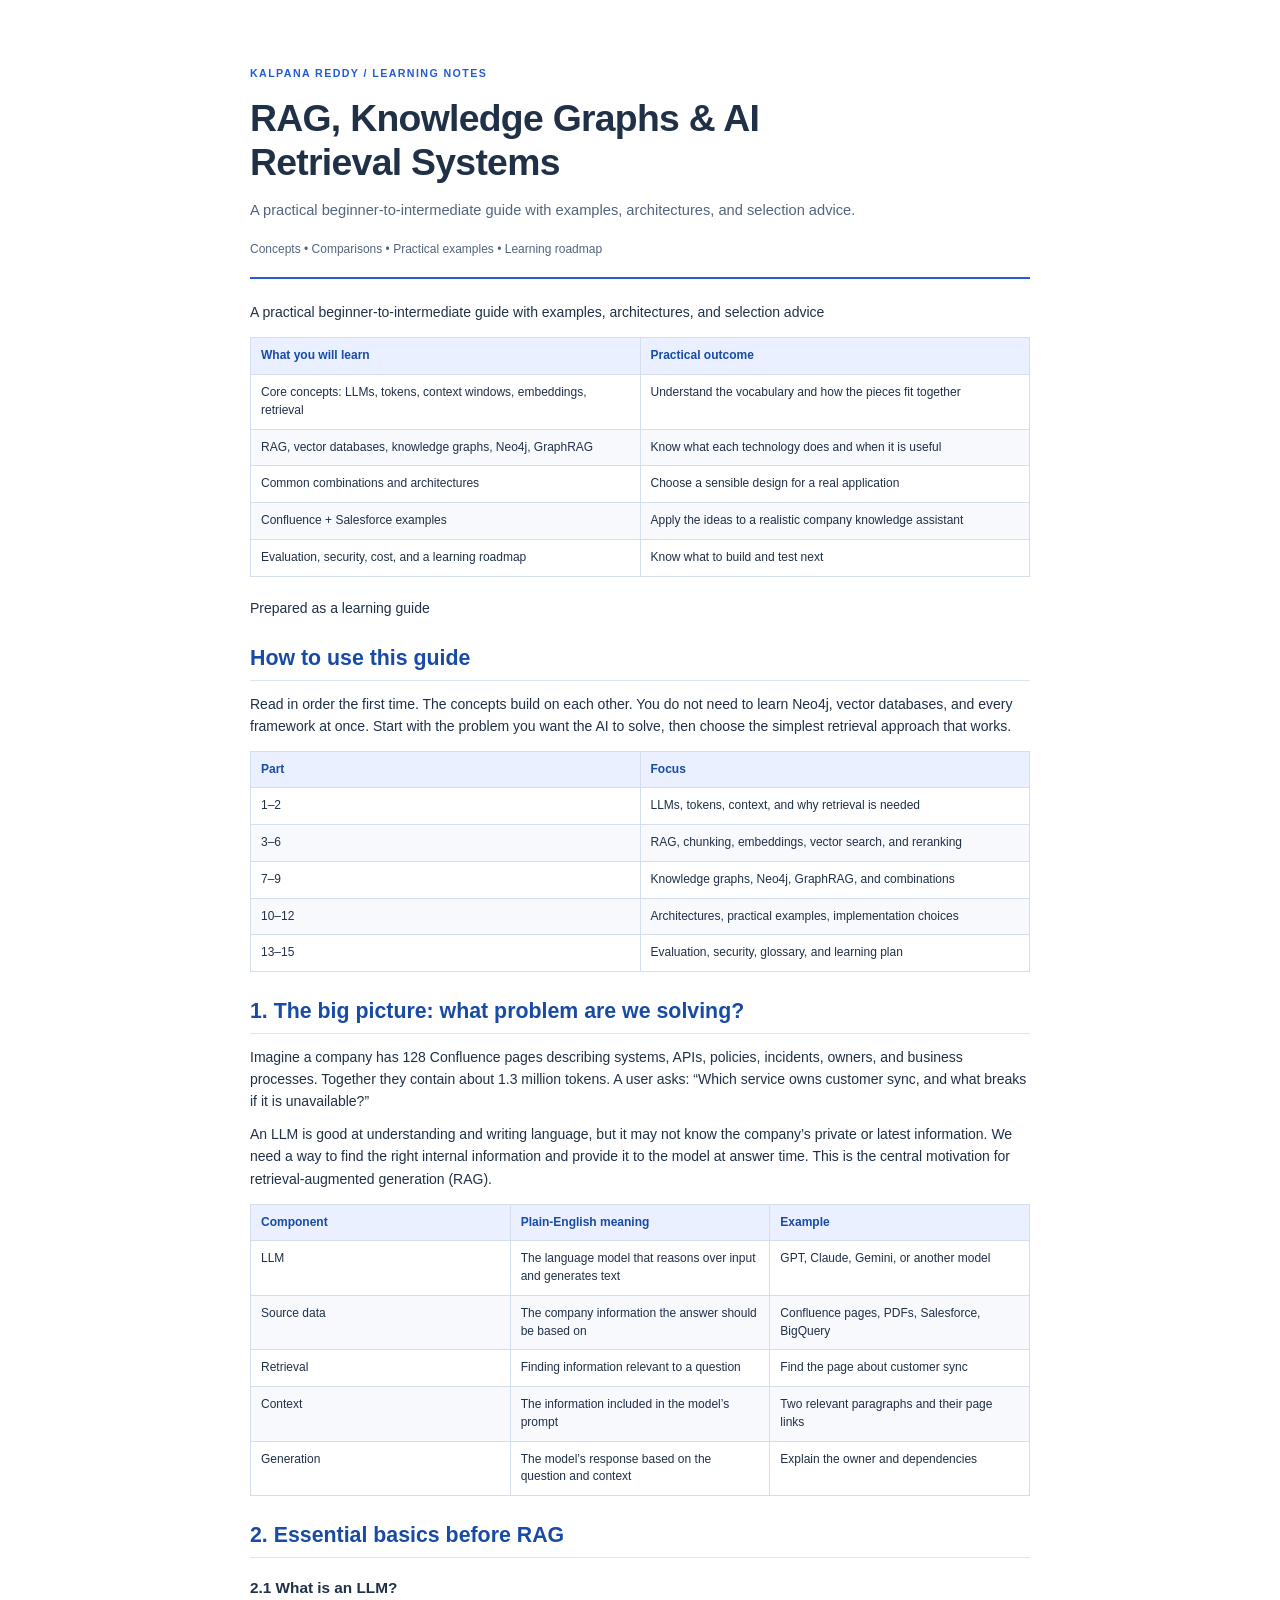
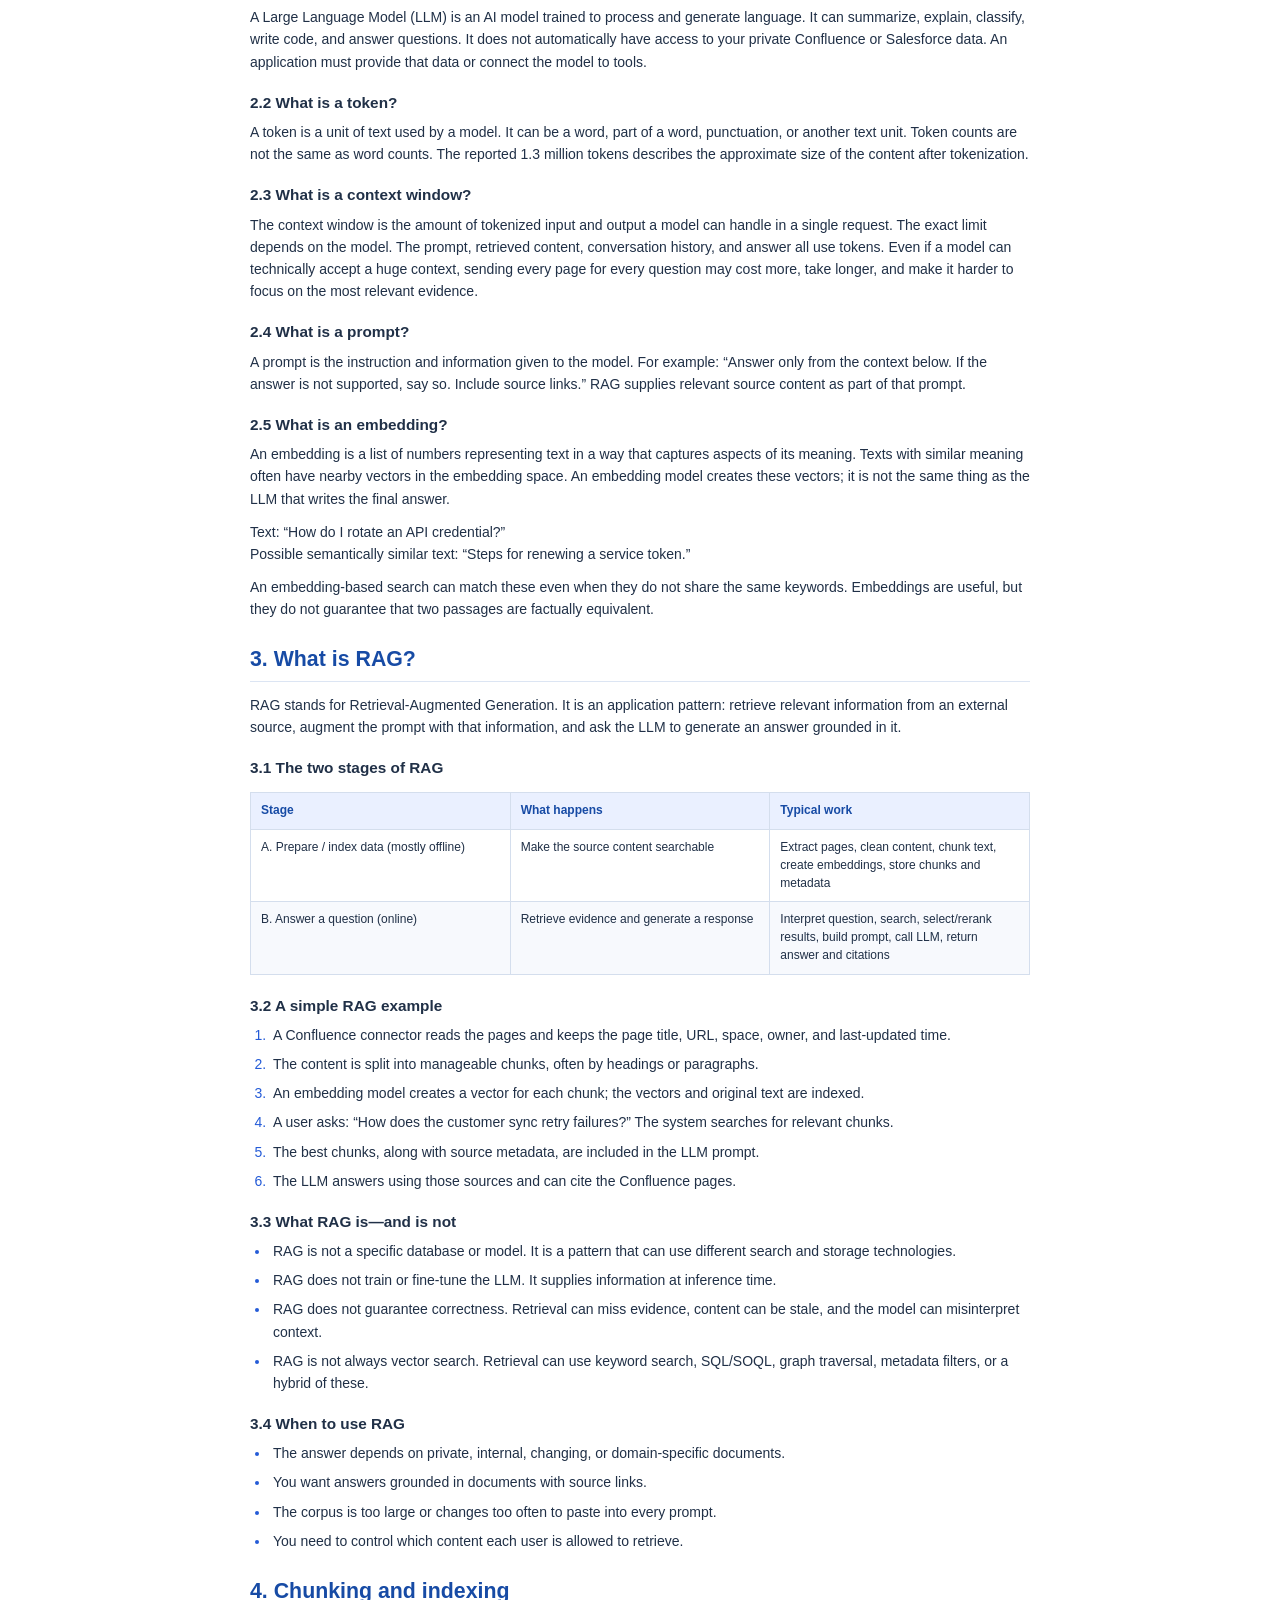
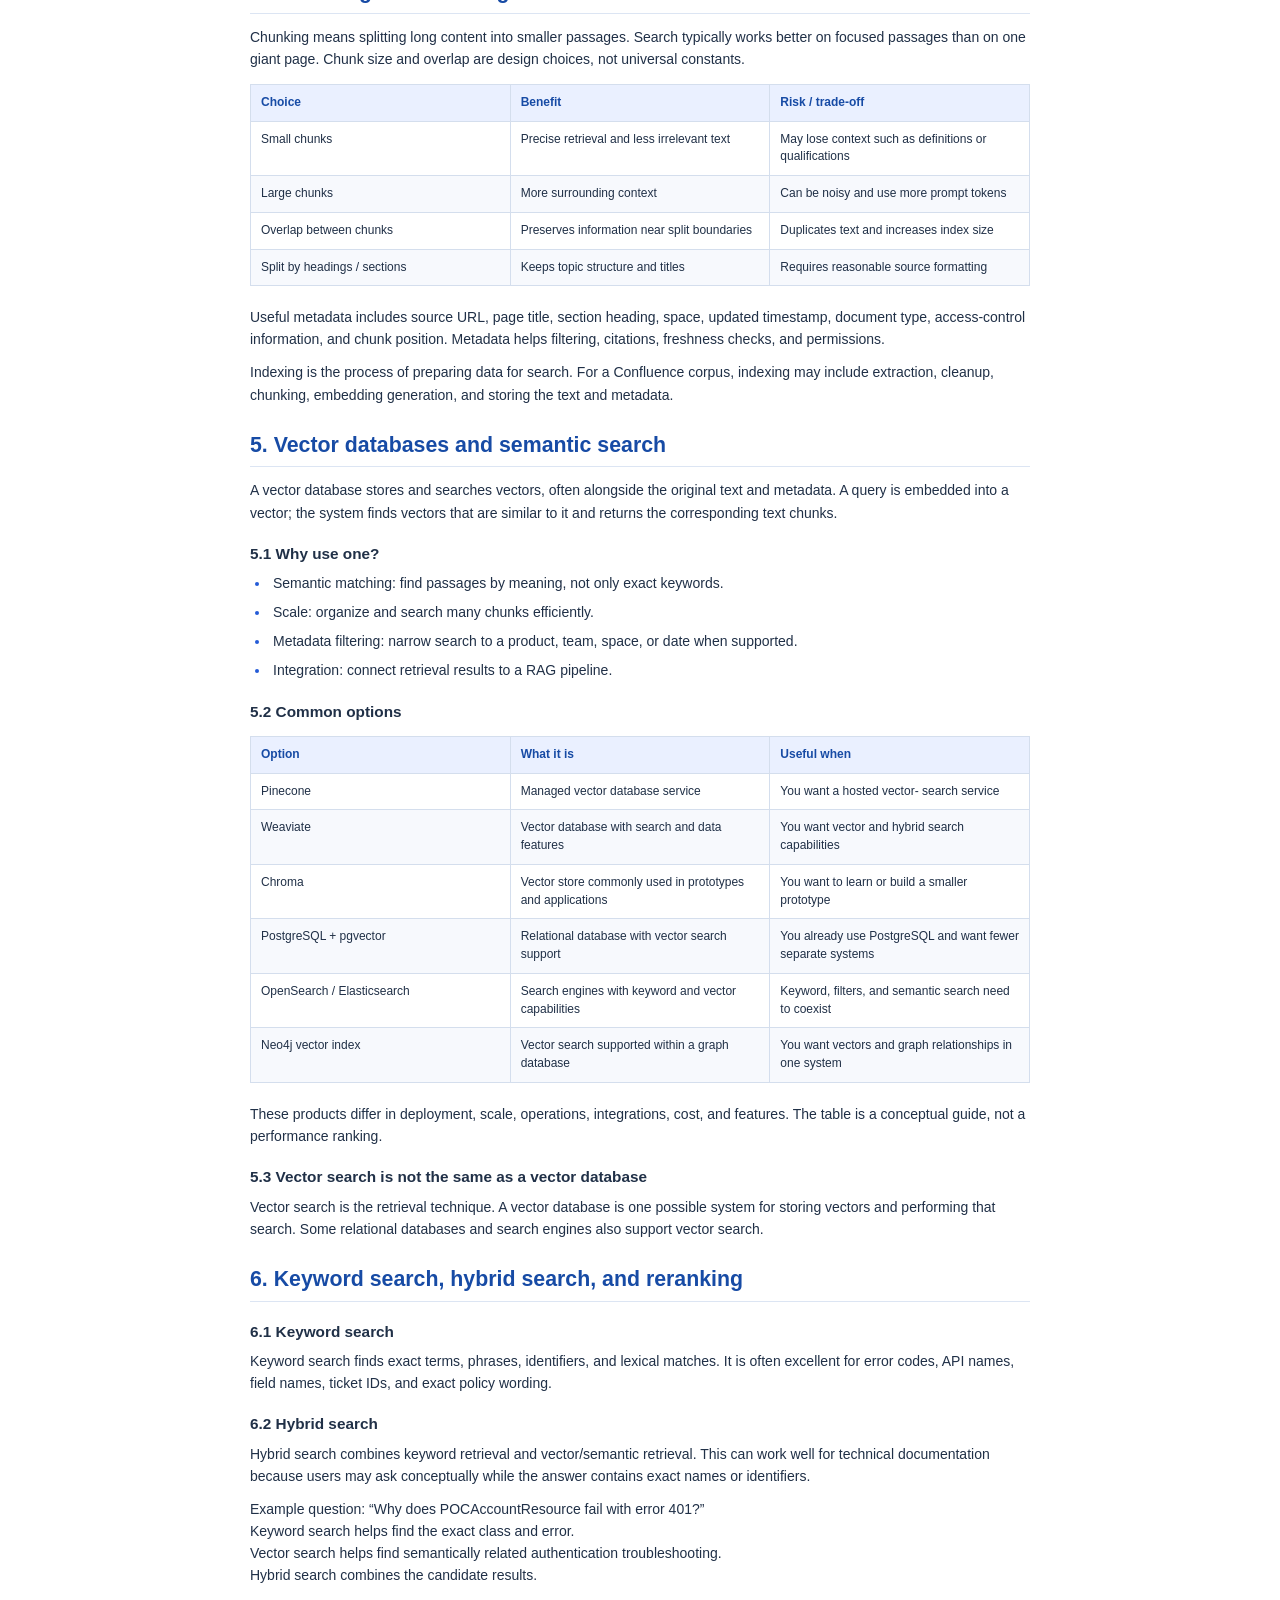
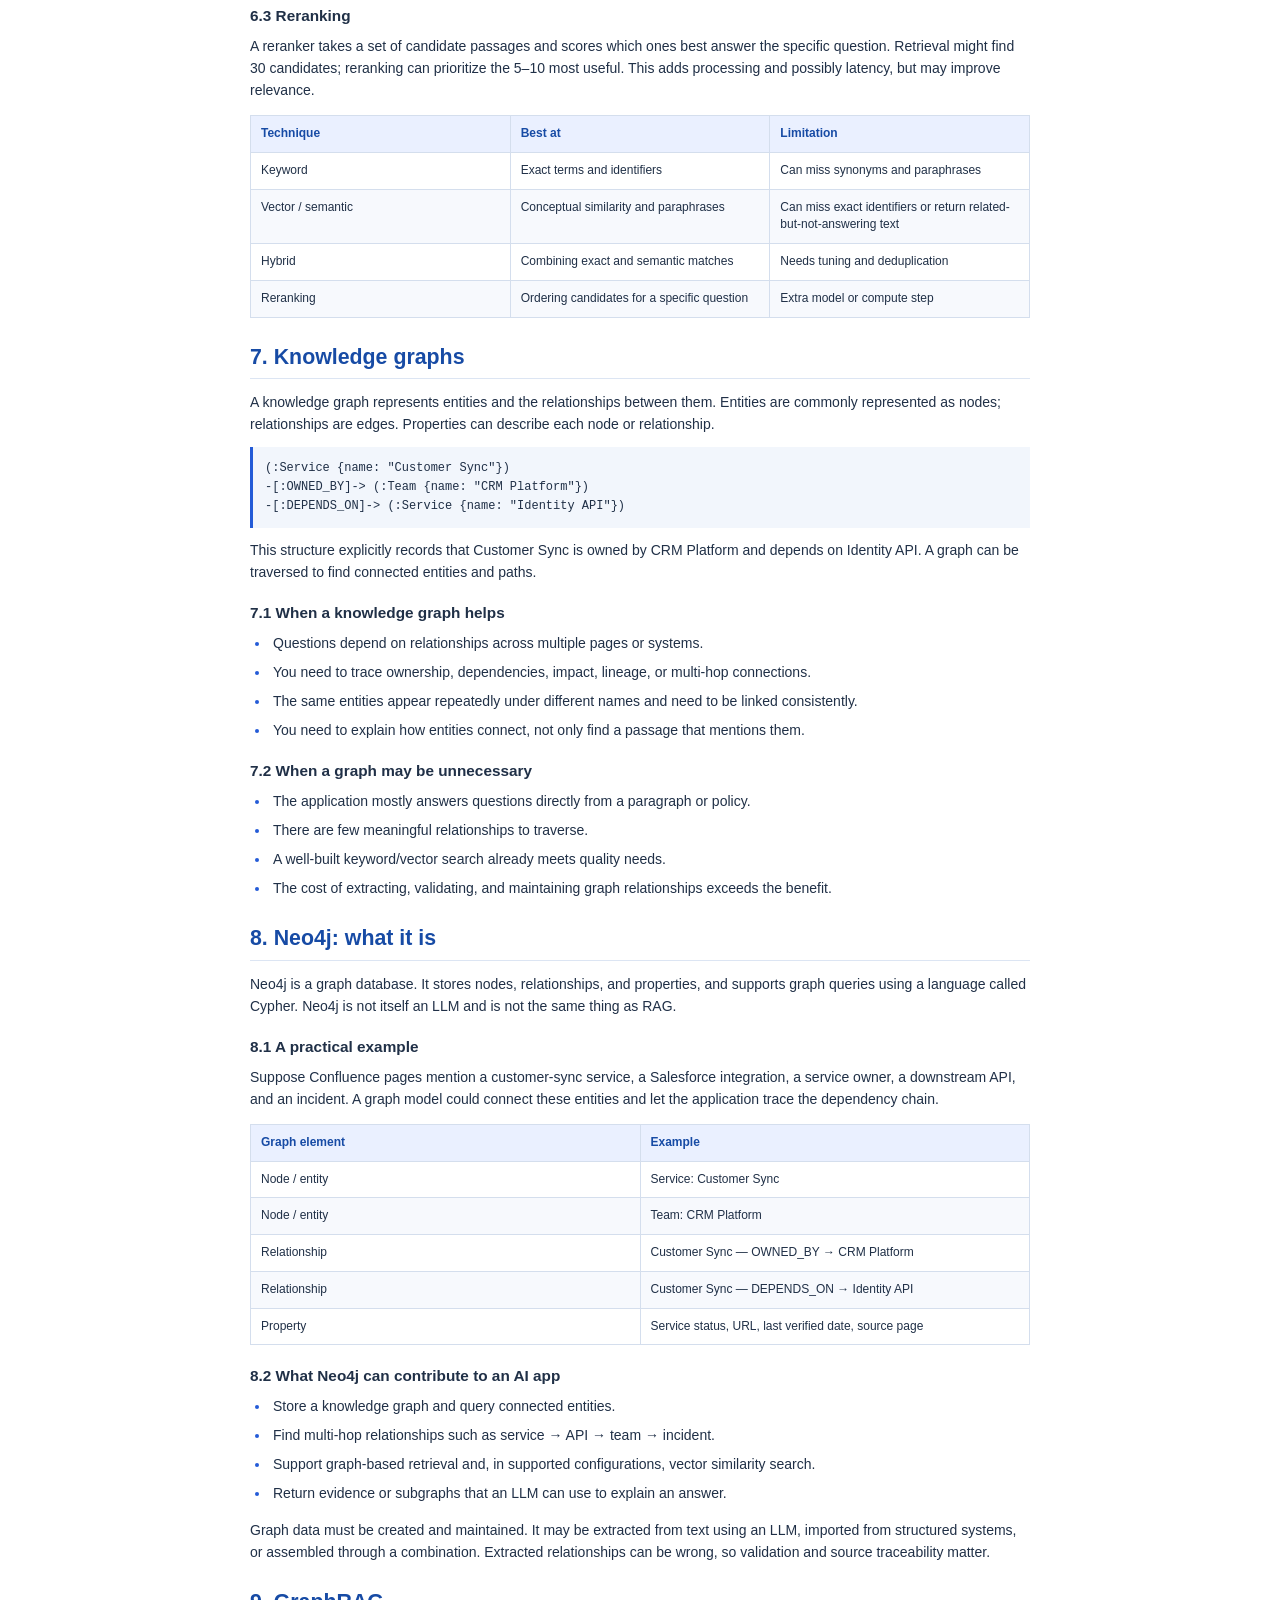
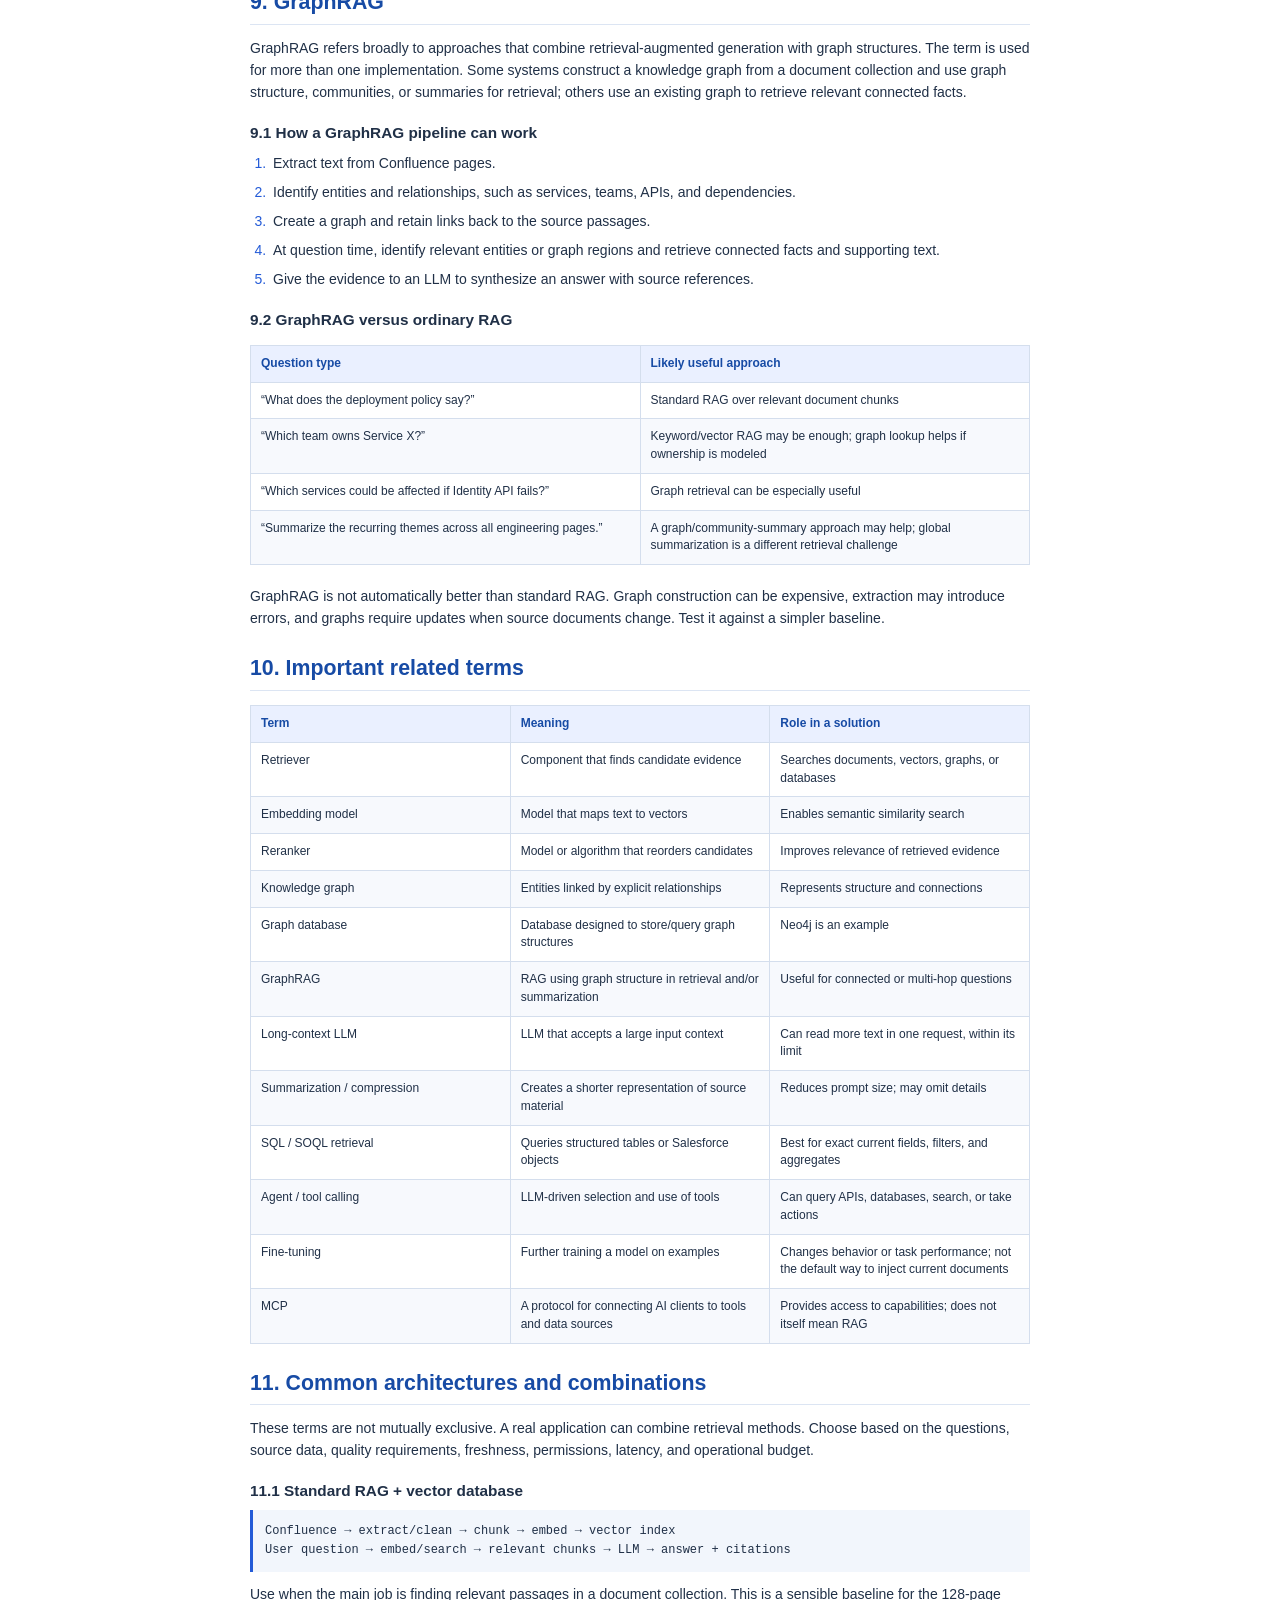
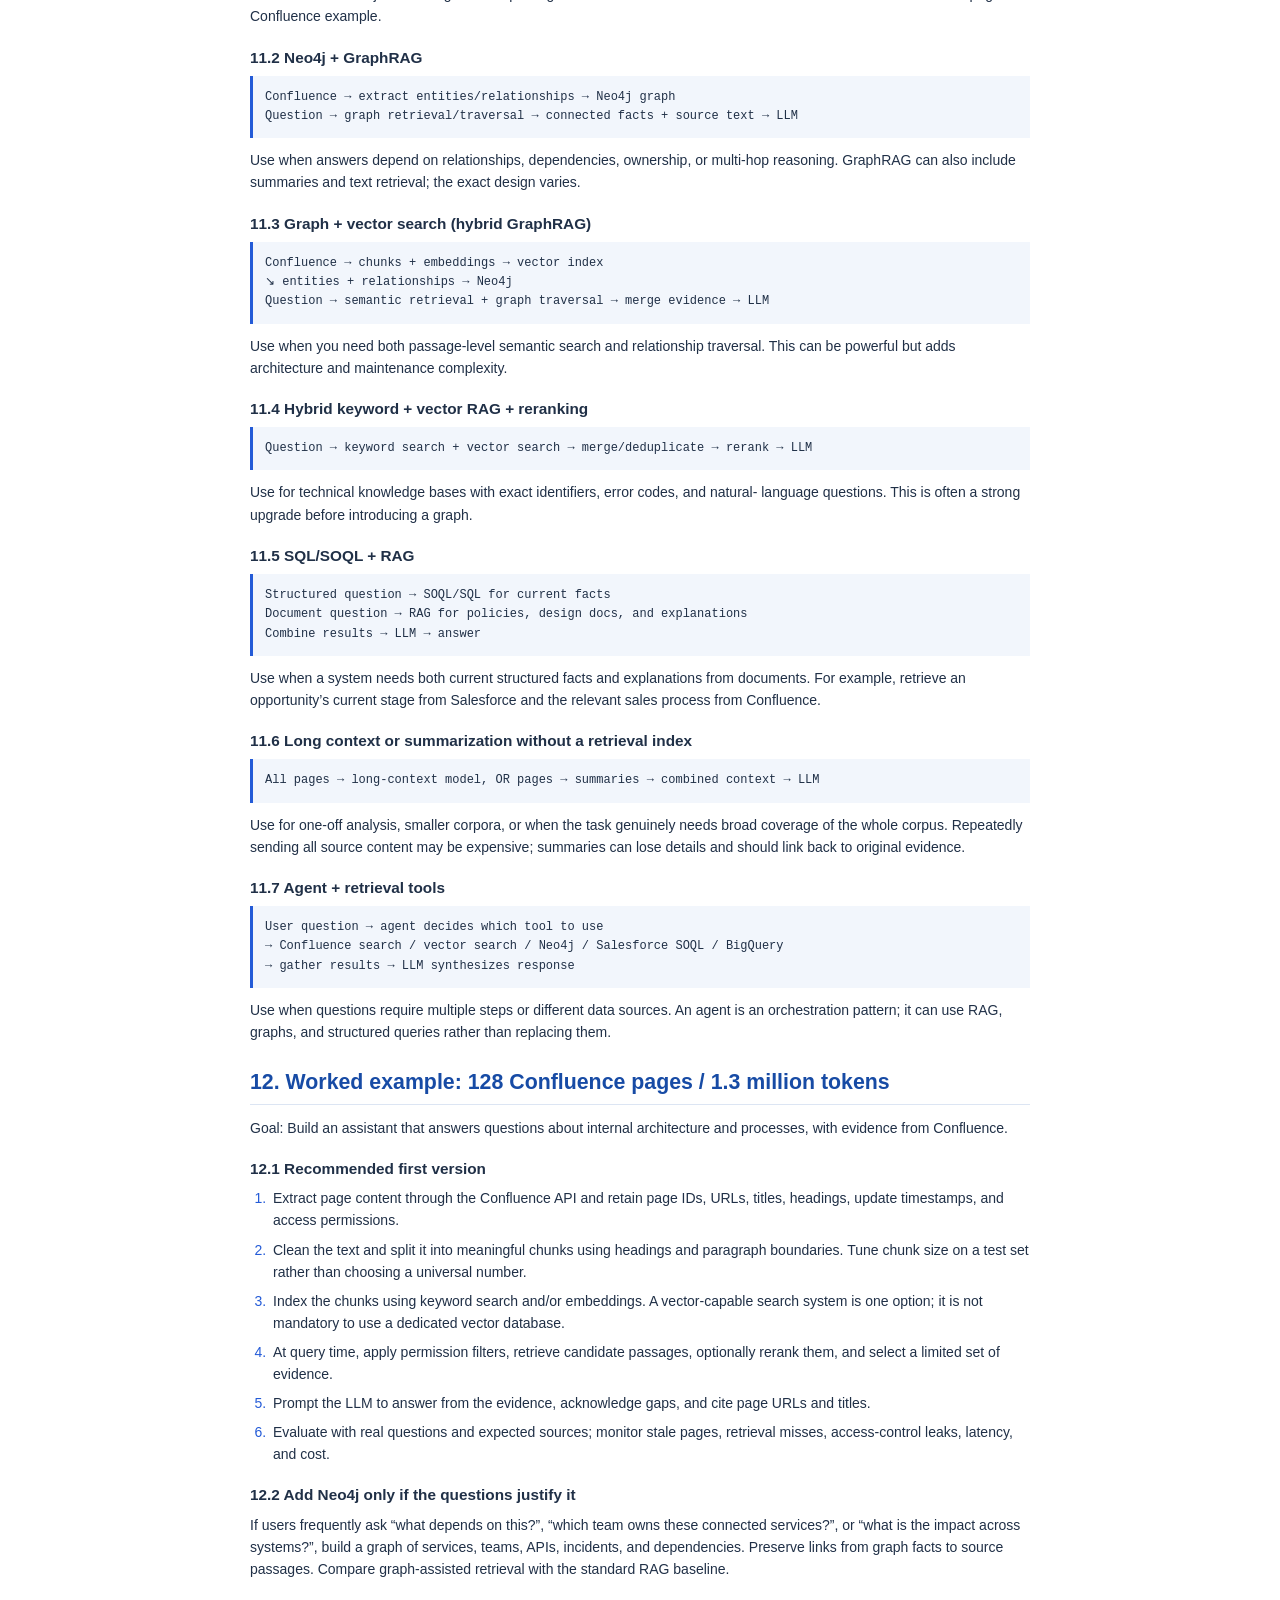
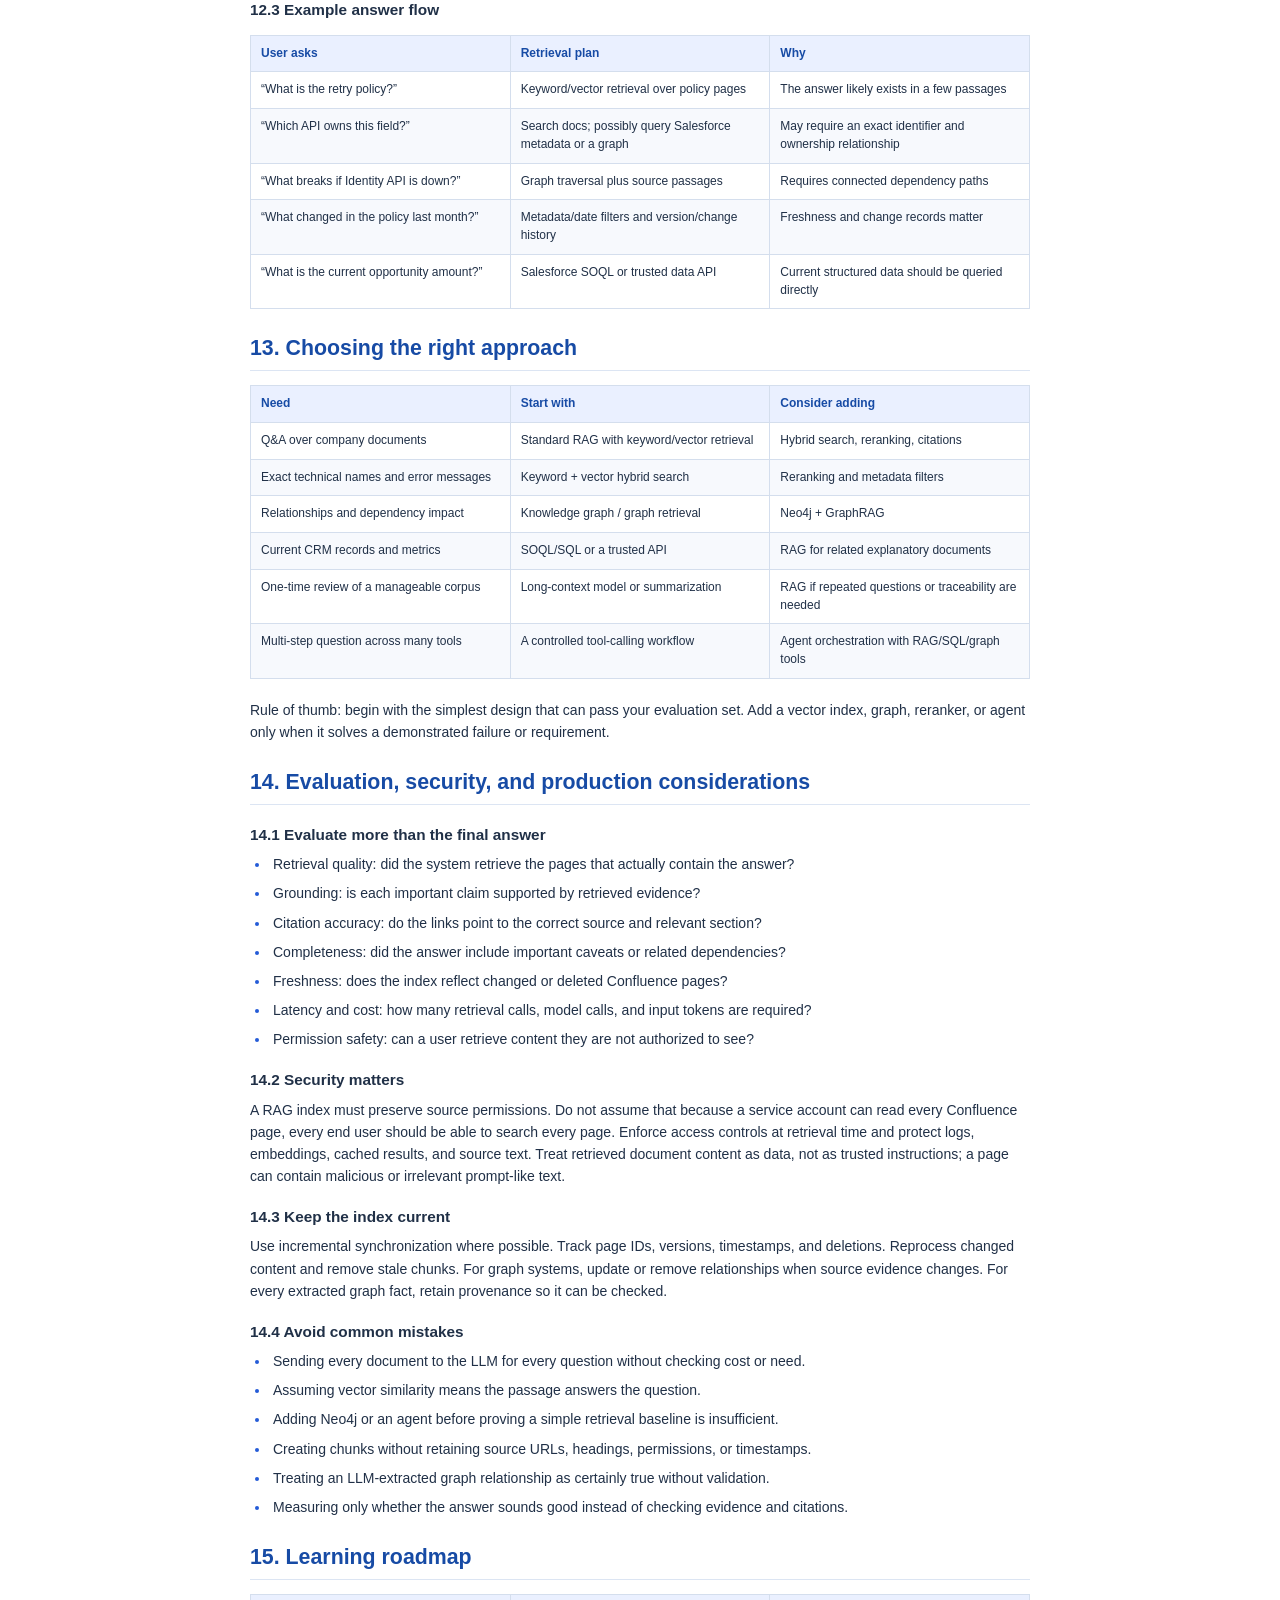
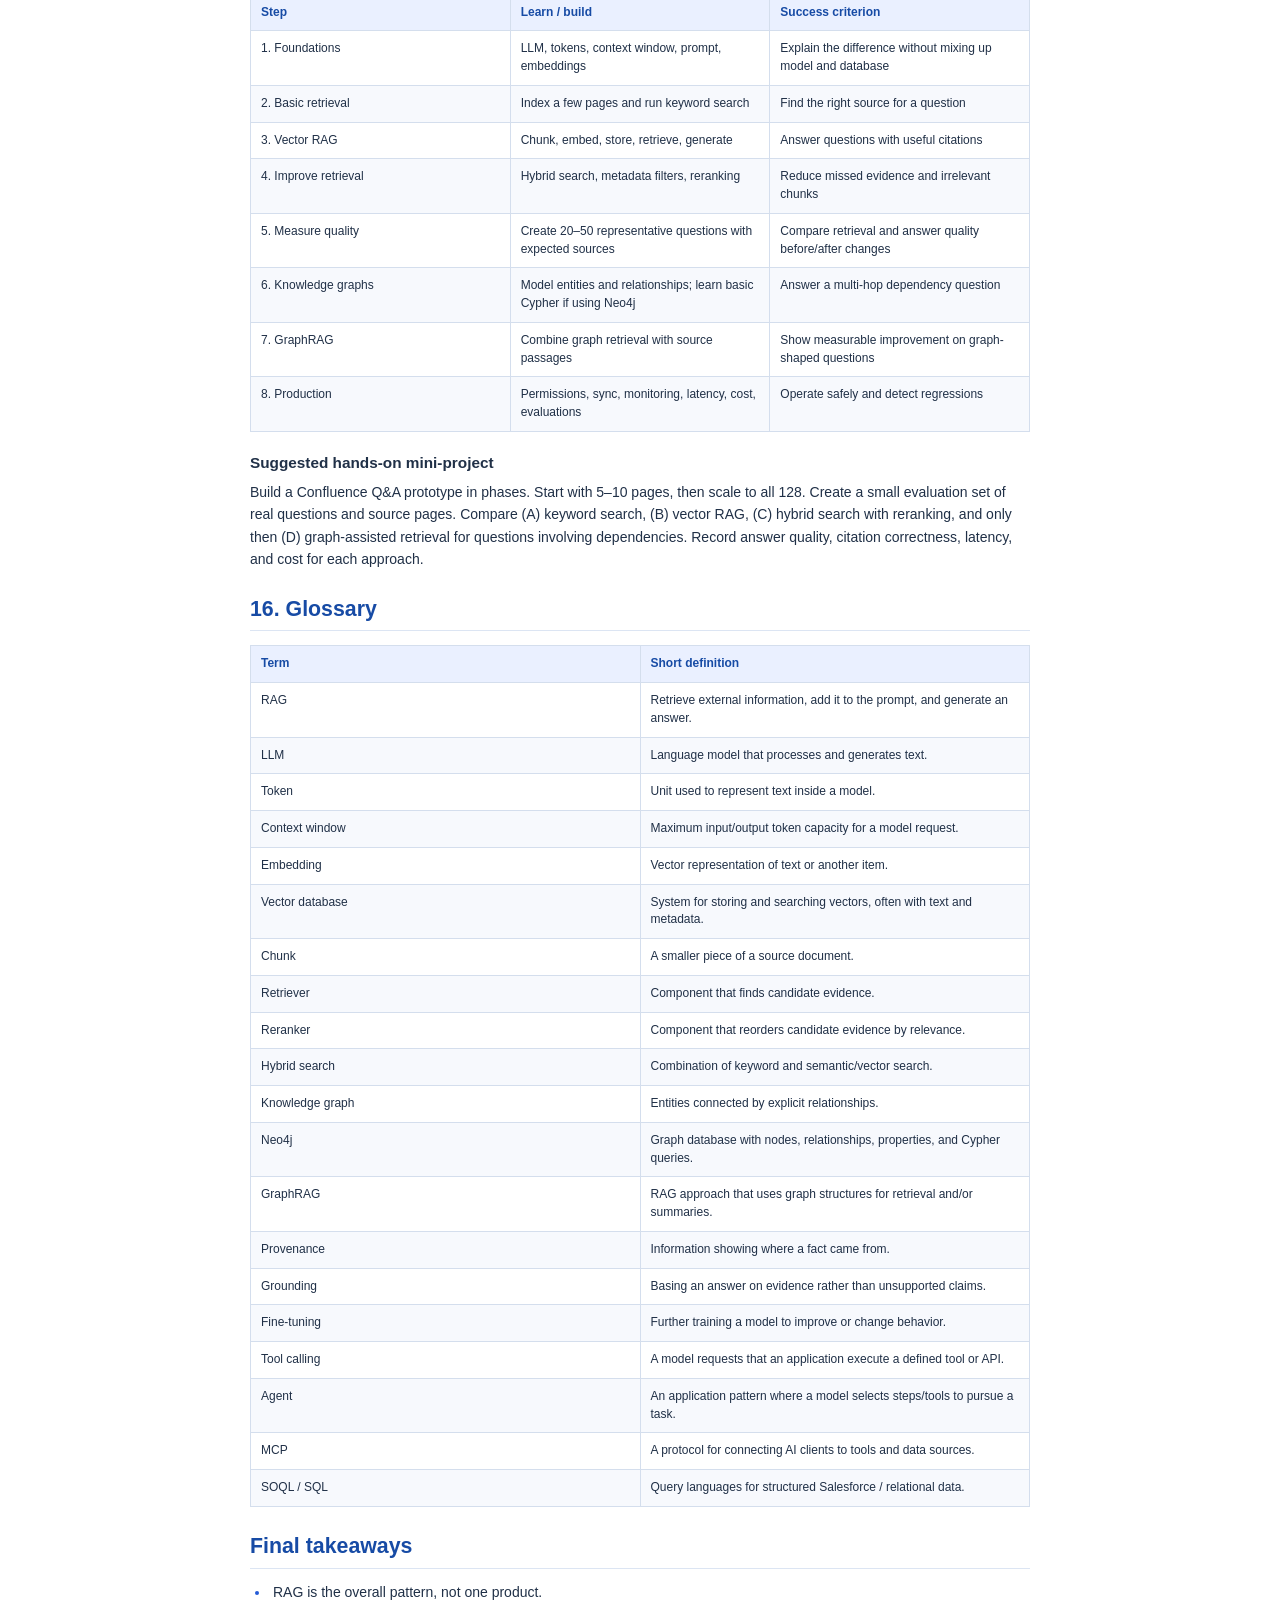
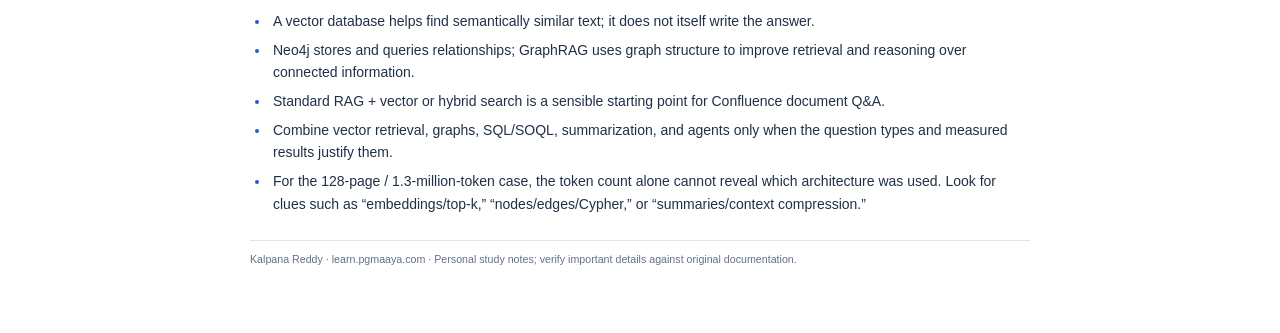
<file: documents/rag-retrieval-notes.html>
<!doctype html>
<html lang="en"><head><meta charset="utf-8"><meta name="viewport" content="width=device-width, initial-scale=1">
<title>RAG, Knowledge Graphs & AI Retrieval Systems | Kalpana Reddy</title>
<style>
@page { size: A4; margin: 18mm 17mm 19mm; }
* { box-sizing: border-box; }
body { margin: 0; color: #203047; background: white; font-family: Arial, Helvetica, sans-serif; font-size: 10.5pt; line-height: 1.58; }
header { border-bottom: 2px solid #245bd7; padding-bottom: 18px; margin-bottom: 22px; }
.eyebrow { color: #245bd7; font-size: 8pt; font-weight: 700; letter-spacing: 1.4px; text-transform: uppercase; }
h1 { font-size: 28pt; line-height: 1.17; letter-spacing: -.7px; margin: 15px 0; max-width: 560px; }
.subtitle { font-size: 11pt; color: #526480; margin: 0 0 18px; }
.author { font-size: 9pt; color: #526480; }
h2 { color: #174ba5; font-size: 16pt; line-height: 1.3; margin: 26px 0 12px; padding-bottom: 7px; border-bottom: 1px solid #dce5f3; break-after: avoid; }
h3 { color: #203047; font-size: 11.5pt; margin: 19px 0 8px; line-height: 1.4; break-after: avoid; }
p { margin: 0 0 11px; orphans: 3; widows: 3; overflow-wrap: anywhere; }
ul, ol { padding-left: 20px; margin: 7px 0 15px; }
li { padding-left: 3px; margin-bottom: 7px; break-inside: avoid; }
li::marker { color: #245bd7; }
table { width: 100%; border-collapse: collapse; font-size: 9pt; line-height: 1.48; margin: 14px 0 20px; table-layout: fixed; }
thead { display: table-header-group; }
th { background: #eaf0ff; color: #174ba5; font-weight: 700; text-align: left; }
th, td { border: 1px solid #d4deed; padding: 9px 10px; vertical-align: top; overflow-wrap: anywhere; }
tr { break-inside: avoid; }
tbody tr:nth-child(even) { background: #f7f9fd; }
.flow { background: #f2f6fc; padding: 12px; border-left: 3px solid #245bd7; font-family: "Courier New", monospace; font-size: 9pt; line-height: 1.6; }
footer { margin-top: 25px; border-top: 1px solid #dce5f3; padding-top: 10px; font-size: 8pt; color: #637086; }
@media screen { body { max-width: 840px; margin: 35px auto; padding: 30px; } }
@media print { * { -webkit-print-color-adjust: exact; print-color-adjust: exact; } }
</style></head><body>
<header><div class="eyebrow">Kalpana Reddy / Learning Notes</div><h1>RAG, Knowledge Graphs & AI Retrieval Systems</h1><p class="subtitle">A practical beginner-to-intermediate guide with examples, architectures, and selection advice.</p><div class="author">Concepts &bull; Comparisons &bull; Practical examples &bull; Learning roadmap</div></header>
<p>A practical beginner-to-intermediate guide with examples, architectures, and selection advice</p>
<table><thead><tr><th scope="col">What you will learn</th><th scope="col">Practical outcome</th></tr></thead><tbody><tr><td>Core concepts: LLMs, tokens, context windows, embeddings, retrieval</td><td>Understand the vocabulary and how the pieces fit together</td></tr><tr><td>RAG, vector databases, knowledge graphs, Neo4j, GraphRAG</td><td>Know what each technology does and when it is useful</td></tr><tr><td>Common combinations and architectures</td><td>Choose a sensible design for a real application</td></tr><tr><td>Confluence + Salesforce examples</td><td>Apply the ideas to a realistic company knowledge assistant</td></tr><tr><td>Evaluation, security, cost, and a learning roadmap</td><td>Know what to build and test next</td></tr></tbody></table>
<p>Prepared as a learning guide</p>
<h2>How to use this guide</h2>
<p>Read in order the first time. The concepts build on each other. You do not need to learn Neo4j, vector databases, and every framework at once. Start with the problem you want the AI to solve, then choose the simplest retrieval approach that works.</p>
<table><thead><tr><th scope="col">Part</th><th scope="col">Focus</th></tr></thead><tbody><tr><td>1–2</td><td>LLMs, tokens, context, and why retrieval is needed</td></tr><tr><td>3–6</td><td>RAG, chunking, embeddings, vector search, and reranking</td></tr><tr><td>7–9</td><td>Knowledge graphs, Neo4j, GraphRAG, and combinations</td></tr><tr><td>10–12</td><td>Architectures, practical examples, implementation choices</td></tr><tr><td>13–15</td><td>Evaluation, security, glossary, and learning plan</td></tr></tbody></table>
<h2>1. The big picture: what problem are we solving?</h2>
<p>Imagine a company has 128 Confluence pages describing systems, APIs, policies, incidents, owners, and business processes. Together they contain about 1.3 million tokens. A user asks: “Which service owns customer sync, and what breaks if it is unavailable?”</p>
<p>An LLM is good at understanding and writing language, but it may not know the company’s private or latest information. We need a way to find the right internal information and provide it to the model at answer time. This is the central motivation for retrieval-augmented generation (RAG).</p>
<table><thead><tr><th scope="col">Component</th><th scope="col">Plain-English meaning</th><th scope="col">Example</th></tr></thead><tbody><tr><td>LLM</td><td>The language model that reasons over input and generates text</td><td>GPT, Claude, Gemini, or another model</td></tr><tr><td>Source data</td><td>The company information the answer should be based on</td><td>Confluence pages, PDFs, Salesforce, BigQuery</td></tr><tr><td>Retrieval</td><td>Finding information relevant to a question</td><td>Find the page about customer sync</td></tr><tr><td>Context</td><td>The information included in the model’s prompt</td><td>Two relevant paragraphs and their page links</td></tr><tr><td>Generation</td><td>The model’s response based on the question and context</td><td>Explain the owner and dependencies</td></tr></tbody></table>
<h2>2. Essential basics before RAG</h2>
<h3>2.1 What is an LLM?</h3>
<p>A Large Language Model (LLM) is an AI model trained to process and generate language. It can summarize, explain, classify, write code, and answer questions. It does not automatically have access to your private Confluence or Salesforce data. An application must provide that data or connect the model to tools.</p>
<h3>2.2 What is a token?</h3>
<p>A token is a unit of text used by a model. It can be a word, part of a word, punctuation, or another text unit. Token counts are not the same as word counts. The reported 1.3 million tokens describes the approximate size of the content after tokenization.</p>
<h3>2.3 What is a context window?</h3>
<p>The context window is the amount of tokenized input and output a model can handle in a single request. The exact limit depends on the model. The prompt, retrieved content, conversation history, and answer all use tokens. Even if a model can technically accept a huge context, sending every page for every question may cost more, take longer, and make it harder to focus on the most relevant evidence.</p>
<h3>2.4 What is a prompt?</h3>
<p>A prompt is the instruction and information given to the model. For example: “Answer only from the context below. If the answer is not supported, say so. Include source links.” RAG supplies relevant source content as part of that prompt.</p>
<h3>2.5 What is an embedding?</h3>
<p>An embedding is a list of numbers representing text in a way that captures aspects of its meaning. Texts with similar meaning often have nearby vectors in the embedding space. An embedding model creates these vectors; it is not the same thing as the LLM that writes the final answer.</p>
<p>Text: “How do I rotate an API credential?”<br>Possible semantically similar text: “Steps for renewing a service token.”</p>
<p>An embedding-based search can match these even when they do not share the same keywords. Embeddings are useful, but they do not guarantee that two passages are factually equivalent.</p>
<h2>3. What is RAG?</h2>
<p>RAG stands for Retrieval-Augmented Generation. It is an application pattern: retrieve relevant information from an external source, augment the prompt with that information, and ask the LLM to generate an answer grounded in it.</p>
<h3>3.1 The two stages of RAG</h3>
<table><thead><tr><th scope="col">Stage</th><th scope="col">What happens</th><th scope="col">Typical work</th></tr></thead><tbody><tr><td>A. Prepare / index data (mostly offline)</td><td>Make the source content searchable</td><td>Extract pages, clean content, chunk text, create embeddings, store chunks and metadata</td></tr><tr><td>B. Answer a question (online)</td><td>Retrieve evidence and generate a response</td><td>Interpret question, search, select/rerank results, build prompt, call LLM, return answer and citations</td></tr></tbody></table>
<h3>3.2 A simple RAG example</h3>
<ol>
<li>A Confluence connector reads the pages and keeps the page title, URL, space, owner, and last-updated time.</li>
<li>The content is split into manageable chunks, often by headings or paragraphs.</li>
<li>An embedding model creates a vector for each chunk; the vectors and original text are indexed.</li>
<li>A user asks: “How does the customer sync retry failures?” The system searches for relevant chunks.</li>
<li>The best chunks, along with source metadata, are included in the LLM prompt.</li>
<li>The LLM answers using those sources and can cite the Confluence pages.</li>
</ol>
<h3>3.3 What RAG is—and is not</h3>
<ul>
<li>RAG is not a specific database or model. It is a pattern that can use different search and storage technologies.</li>
<li>RAG does not train or fine-tune the LLM. It supplies information at inference time.</li>
<li>RAG does not guarantee correctness. Retrieval can miss evidence, content can be stale, and the model can misinterpret context.</li>
<li>RAG is not always vector search. Retrieval can use keyword search, SQL/SOQL, graph traversal, metadata filters, or a hybrid of these.</li>
</ul>
<h3>3.4 When to use RAG</h3>
<ul>
<li>The answer depends on private, internal, changing, or domain-specific documents.</li>
<li>You want answers grounded in documents with source links.</li>
<li>The corpus is too large or changes too often to paste into every prompt.</li>
<li>You need to control which content each user is allowed to retrieve.</li>
</ul>
<h2>4. Chunking and indexing</h2>
<p>Chunking means splitting long content into smaller passages. Search typically works better on focused passages than on one giant page. Chunk size and overlap are design choices, not universal constants.</p>
<table><thead><tr><th scope="col">Choice</th><th scope="col">Benefit</th><th scope="col">Risk / trade-off</th></tr></thead><tbody><tr><td>Small chunks</td><td>Precise retrieval and less irrelevant text</td><td>May lose context such as definitions or qualifications</td></tr><tr><td>Large chunks</td><td>More surrounding context</td><td>Can be noisy and use more prompt tokens</td></tr><tr><td>Overlap between chunks</td><td>Preserves information near split boundaries</td><td>Duplicates text and increases index size</td></tr><tr><td>Split by headings / sections</td><td>Keeps topic structure and titles</td><td>Requires reasonable source formatting</td></tr></tbody></table>
<p>Useful metadata includes source URL, page title, section heading, space, updated timestamp, document type, access-control information, and chunk position. Metadata helps filtering, citations, freshness checks, and permissions.</p>
<p>Indexing is the process of preparing data for search. For a Confluence corpus, indexing may include extraction, cleanup, chunking, embedding generation, and storing the text and metadata.</p>
<h2>5. Vector databases and semantic search</h2>
<p>A vector database stores and searches vectors, often alongside the original text and metadata. A query is embedded into a vector; the system finds vectors that are similar to it and returns the corresponding text chunks.</p>
<h3>5.1 Why use one?</h3>
<ul>
<li>Semantic matching: find passages by meaning, not only exact keywords.</li>
<li>Scale: organize and search many chunks efficiently.</li>
<li>Metadata filtering: narrow search to a product, team, space, or date when supported.</li>
<li>Integration: connect retrieval results to a RAG pipeline.</li>
</ul>
<h3>5.2 Common options</h3>
<table><thead><tr><th scope="col">Option</th><th scope="col">What it is</th><th scope="col">Useful when</th></tr></thead><tbody><tr><td>Pinecone</td><td>Managed vector database service</td><td>You want a hosted vector- search service</td></tr><tr><td>Weaviate</td><td>Vector database with search and data features</td><td>You want vector and hybrid search capabilities</td></tr><tr><td>Chroma</td><td>Vector store commonly used in prototypes and applications</td><td>You want to learn or build a smaller prototype</td></tr><tr><td>PostgreSQL + pgvector</td><td>Relational database with vector search support</td><td>You already use PostgreSQL and want fewer separate systems</td></tr><tr><td>OpenSearch / Elasticsearch</td><td>Search engines with keyword and vector capabilities</td><td>Keyword, filters, and semantic search need to coexist</td></tr><tr><td>Neo4j vector index</td><td>Vector search supported within a graph database</td><td>You want vectors and graph relationships in one system</td></tr></tbody></table>
<p>These products differ in deployment, scale, operations, integrations, cost, and features. The table is a conceptual guide, not a performance ranking.</p>
<h3>5.3 Vector search is not the same as a vector database</h3>
<p>Vector search is the retrieval technique. A vector database is one possible system for storing vectors and performing that search. Some relational databases and search engines also support vector search.</p>
<h2>6. Keyword search, hybrid search, and reranking</h2>
<h3>6.1 Keyword search</h3>
<p>Keyword search finds exact terms, phrases, identifiers, and lexical matches. It is often excellent for error codes, API names, field names, ticket IDs, and exact policy wording.</p>
<h3>6.2 Hybrid search</h3>
<p>Hybrid search combines keyword retrieval and vector/semantic retrieval. This can work well for technical documentation because users may ask conceptually while the answer contains exact names or identifiers.</p>
<p>Example question: “Why does POCAccountResource fail with error 401?”<br>Keyword search helps find the exact class and error.<br>Vector search helps find semantically related authentication troubleshooting.<br>Hybrid search combines the candidate results.</p>
<h3>6.3 Reranking</h3>
<p>A reranker takes a set of candidate passages and scores which ones best answer the specific question. Retrieval might find 30 candidates; reranking can prioritize the 5–10 most useful. This adds processing and possibly latency, but may improve relevance.</p>
<table><thead><tr><th scope="col">Technique</th><th scope="col">Best at</th><th scope="col">Limitation</th></tr></thead><tbody><tr><td>Keyword</td><td>Exact terms and identifiers</td><td>Can miss synonyms and paraphrases</td></tr><tr><td>Vector / semantic</td><td>Conceptual similarity and paraphrases</td><td>Can miss exact identifiers or return related-but-not-answering text</td></tr><tr><td>Hybrid</td><td>Combining exact and semantic matches</td><td>Needs tuning and deduplication</td></tr><tr><td>Reranking</td><td>Ordering candidates for a specific question</td><td>Extra model or compute step</td></tr></tbody></table>
<h2>7. Knowledge graphs</h2>
<p>A knowledge graph represents entities and the relationships between them. Entities are commonly represented as nodes; relationships are edges. Properties can describe each node or relationship.</p>
<p class="flow">(:Service {name: "Customer Sync"})<br> -[:OWNED_BY]-&gt; (:Team {name: "CRM Platform"})<br> -[:DEPENDS_ON]-&gt; (:Service {name: "Identity API"})</p>
<p>This structure explicitly records that Customer Sync is owned by CRM Platform and depends on Identity API. A graph can be traversed to find connected entities and paths.</p>
<h3>7.1 When a knowledge graph helps</h3>
<ul>
<li>Questions depend on relationships across multiple pages or systems.</li>
<li>You need to trace ownership, dependencies, impact, lineage, or multi-hop connections.</li>
<li>The same entities appear repeatedly under different names and need to be linked consistently.</li>
<li>You need to explain how entities connect, not only find a passage that mentions them.</li>
</ul>
<h3>7.2 When a graph may be unnecessary</h3>
<ul>
<li>The application mostly answers questions directly from a paragraph or policy.</li>
<li>There are few meaningful relationships to traverse.</li>
<li>A well-built keyword/vector search already meets quality needs.</li>
<li>The cost of extracting, validating, and maintaining graph relationships exceeds the benefit.</li>
</ul>
<h2>8. Neo4j: what it is</h2>
<p>Neo4j is a graph database. It stores nodes, relationships, and properties, and supports graph queries using a language called Cypher. Neo4j is not itself an LLM and is not the same thing as RAG.</p>
<h3>8.1 A practical example</h3>
<p>Suppose Confluence pages mention a customer-sync service, a Salesforce integration, a service owner, a downstream API, and an incident. A graph model could connect these entities and let the application trace the dependency chain.</p>
<table><thead><tr><th scope="col">Graph element</th><th scope="col">Example</th></tr></thead><tbody><tr><td>Node / entity</td><td>Service: Customer Sync</td></tr><tr><td>Node / entity</td><td>Team: CRM Platform</td></tr><tr><td>Relationship</td><td>Customer Sync — OWNED_BY → CRM Platform</td></tr><tr><td>Relationship</td><td>Customer Sync — DEPENDS_ON → Identity API</td></tr><tr><td>Property</td><td>Service status, URL, last verified date, source page</td></tr></tbody></table>
<h3>8.2 What Neo4j can contribute to an AI app</h3>
<ul>
<li>Store a knowledge graph and query connected entities.</li>
<li>Find multi-hop relationships such as service → API → team → incident.</li>
<li>Support graph-based retrieval and, in supported configurations, vector similarity search.</li>
<li>Return evidence or subgraphs that an LLM can use to explain an answer.</li>
</ul>
<p>Graph data must be created and maintained. It may be extracted from text using an LLM, imported from structured systems, or assembled through a combination. Extracted relationships can be wrong, so validation and source traceability matter.</p>
<h2>9. GraphRAG</h2>
<p>GraphRAG refers broadly to approaches that combine retrieval-augmented generation with graph structures. The term is used for more than one implementation. Some systems construct a knowledge graph from a document collection and use graph structure, communities, or summaries for retrieval; others use an existing graph to retrieve relevant connected facts.</p>
<h3>9.1 How a GraphRAG pipeline can work</h3>
<ol>
<li>Extract text from Confluence pages.</li>
<li>Identify entities and relationships, such as services, teams, APIs, and dependencies.</li>
<li>Create a graph and retain links back to the source passages.</li>
<li>At question time, identify relevant entities or graph regions and retrieve connected facts and supporting text.</li>
<li>Give the evidence to an LLM to synthesize an answer with source references.</li>
</ol>
<h3>9.2 GraphRAG versus ordinary RAG</h3>
<table><thead><tr><th scope="col">Question type</th><th scope="col">Likely useful approach</th></tr></thead><tbody><tr><td>“What does the deployment policy say?”</td><td>Standard RAG over relevant document chunks</td></tr><tr><td>“Which team owns Service X?”</td><td>Keyword/vector RAG may be enough; graph lookup helps if ownership is modeled</td></tr><tr><td>“Which services could be affected if Identity API fails?”</td><td>Graph retrieval can be especially useful</td></tr><tr><td>“Summarize the recurring themes across all engineering pages.”</td><td>A graph/community-summary approach may help; global summarization is a different retrieval challenge</td></tr></tbody></table>
<p>GraphRAG is not automatically better than standard RAG. Graph construction can be expensive, extraction may introduce errors, and graphs require updates when source documents change. Test it against a simpler baseline.</p>
<h2>10. Important related terms</h2>
<table><thead><tr><th scope="col">Term</th><th scope="col">Meaning</th><th scope="col">Role in a solution</th></tr></thead><tbody><tr><td>Retriever</td><td>Component that finds candidate evidence</td><td>Searches documents, vectors, graphs, or databases</td></tr><tr><td>Embedding model</td><td>Model that maps text to vectors</td><td>Enables semantic similarity search</td></tr><tr><td>Reranker</td><td>Model or algorithm that reorders candidates</td><td>Improves relevance of retrieved evidence</td></tr><tr><td>Knowledge graph</td><td>Entities linked by explicit relationships</td><td>Represents structure and connections</td></tr><tr><td>Graph database</td><td>Database designed to store/query graph structures</td><td>Neo4j is an example</td></tr><tr><td>GraphRAG</td><td>RAG using graph structure in retrieval and/or summarization</td><td>Useful for connected or multi-hop questions</td></tr><tr><td>Long-context LLM</td><td>LLM that accepts a large input context</td><td>Can read more text in one request, within its limit</td></tr><tr><td>Summarization / compression</td><td>Creates a shorter representation of source material</td><td>Reduces prompt size; may omit details</td></tr><tr><td>SQL / SOQL retrieval</td><td>Queries structured tables or Salesforce objects</td><td>Best for exact current fields, filters, and aggregates</td></tr><tr><td>Agent / tool calling</td><td>LLM-driven selection and use of tools</td><td>Can query APIs, databases, search, or take actions</td></tr><tr><td>Fine-tuning</td><td>Further training a model on examples</td><td>Changes behavior or task performance; not the default way to inject current documents</td></tr><tr><td>MCP</td><td>A protocol for connecting AI clients to tools and data sources</td><td>Provides access to capabilities; does not itself mean RAG</td></tr></tbody></table>
<h2>11. Common architectures and combinations</h2>
<p>These terms are not mutually exclusive. A real application can combine retrieval methods. Choose based on the questions, source data, quality requirements, freshness, permissions, latency, and operational budget.</p>
<h3>11.1 Standard RAG + vector database</h3>
<p class="flow">Confluence → extract/clean → chunk → embed → vector index<br>User question → embed/search → relevant chunks → LLM → answer + citations</p>
<p>Use when the main job is finding relevant passages in a document collection. This is a sensible baseline for the 128-page Confluence example.</p>
<h3>11.2 Neo4j + GraphRAG</h3>
<p class="flow">Confluence → extract entities/relationships → Neo4j graph<br>Question → graph retrieval/traversal → connected facts + source text → LLM</p>
<p>Use when answers depend on relationships, dependencies, ownership, or multi-hop reasoning. GraphRAG can also include summaries and text retrieval; the exact design varies.</p>
<h3>11.3 Graph + vector search (hybrid GraphRAG)</h3>
<p class="flow">Confluence → chunks + embeddings → vector index<br> ↘ entities + relationships → Neo4j<br>Question → semantic retrieval + graph traversal → merge evidence → LLM</p>
<p>Use when you need both passage-level semantic search and relationship traversal. This can be powerful but adds architecture and maintenance complexity.</p>
<h3>11.4 Hybrid keyword + vector RAG + reranking</h3>
<p class="flow">Question → keyword search + vector search → merge/deduplicate → rerank → LLM</p>
<p>Use for technical knowledge bases with exact identifiers, error codes, and natural- language questions. This is often a strong upgrade before introducing a graph.</p>
<h3>11.5 SQL/SOQL + RAG</h3>
<p class="flow">Structured question → SOQL/SQL for current facts<br>Document question → RAG for policies, design docs, and explanations<br>Combine results → LLM → answer</p>
<p>Use when a system needs both current structured facts and explanations from documents. For example, retrieve an opportunity’s current stage from Salesforce and the relevant sales process from Confluence.</p>
<h3>11.6 Long context or summarization without a retrieval index</h3>
<p class="flow">All pages → long-context model, OR pages → summaries → combined context → LLM</p>
<p>Use for one-off analysis, smaller corpora, or when the task genuinely needs broad coverage of the whole corpus. Repeatedly sending all source content may be expensive; summaries can lose details and should link back to original evidence.</p>
<h3>11.7 Agent + retrieval tools</h3>
<p class="flow">User question → agent decides which tool to use<br> → Confluence search / vector search / Neo4j / Salesforce SOQL / BigQuery<br> → gather results → LLM synthesizes response</p>
<p>Use when questions require multiple steps or different data sources. An agent is an orchestration pattern; it can use RAG, graphs, and structured queries rather than replacing them.</p>
<h2>12. Worked example: 128 Confluence pages / 1.3 million tokens</h2>
<p>Goal: Build an assistant that answers questions about internal architecture and processes, with evidence from Confluence.</p>
<h3>12.1 Recommended first version</h3>
<ol>
<li>Extract page content through the Confluence API and retain page IDs, URLs, titles, headings, update timestamps, and access permissions.</li>
<li>Clean the text and split it into meaningful chunks using headings and paragraph boundaries. Tune chunk size on a test set rather than choosing a universal number.</li>
<li>Index the chunks using keyword search and/or embeddings. A vector-capable search system is one option; it is not mandatory to use a dedicated vector database.</li>
<li>At query time, apply permission filters, retrieve candidate passages, optionally rerank them, and select a limited set of evidence.</li>
<li>Prompt the LLM to answer from the evidence, acknowledge gaps, and cite page URLs and titles.</li>
<li>Evaluate with real questions and expected sources; monitor stale pages, retrieval misses, access-control leaks, latency, and cost.</li>
</ol>
<h3>12.2 Add Neo4j only if the questions justify it</h3>
<p>If users frequently ask “what depends on this?”, “which team owns these connected services?”, or “what is the impact across systems?”, build a graph of services, teams, APIs, incidents, and dependencies. Preserve links from graph facts to source passages. Compare graph-assisted retrieval with the standard RAG baseline.</p>
<h3>12.3 Example answer flow</h3>
<table><thead><tr><th scope="col">User asks</th><th scope="col">Retrieval plan</th><th scope="col">Why</th></tr></thead><tbody><tr><td>“What is the retry policy?”</td><td>Keyword/vector retrieval over policy pages</td><td>The answer likely exists in a few passages</td></tr><tr><td>“Which API owns this field?”</td><td>Search docs; possibly query Salesforce metadata or a graph</td><td>May require an exact identifier and ownership relationship</td></tr><tr><td>“What breaks if Identity API is down?”</td><td>Graph traversal plus source passages</td><td>Requires connected dependency paths</td></tr><tr><td>“What changed in the policy last month?”</td><td>Metadata/date filters and version/change history</td><td>Freshness and change records matter</td></tr><tr><td>“What is the current opportunity amount?”</td><td>Salesforce SOQL or trusted data API</td><td>Current structured data should be queried directly</td></tr></tbody></table>
<h2>13. Choosing the right approach</h2>
<table><thead><tr><th scope="col">Need</th><th scope="col">Start with</th><th scope="col">Consider adding</th></tr></thead><tbody><tr><td>Q&amp;A over company documents</td><td>Standard RAG with keyword/vector retrieval</td><td>Hybrid search, reranking, citations</td></tr><tr><td>Exact technical names and error messages</td><td>Keyword + vector hybrid search</td><td>Reranking and metadata filters</td></tr><tr><td>Relationships and dependency impact</td><td>Knowledge graph / graph retrieval</td><td>Neo4j + GraphRAG</td></tr><tr><td>Current CRM records and metrics</td><td>SOQL/SQL or a trusted API</td><td>RAG for related explanatory documents</td></tr><tr><td>One-time review of a manageable corpus</td><td>Long-context model or summarization</td><td>RAG if repeated questions or traceability are needed</td></tr><tr><td>Multi-step question across many tools</td><td>A controlled tool-calling workflow</td><td>Agent orchestration with RAG/SQL/graph tools</td></tr></tbody></table>
<p>Rule of thumb: begin with the simplest design that can pass your evaluation set. Add a vector index, graph, reranker, or agent only when it solves a demonstrated failure or requirement.</p>
<h2>14. Evaluation, security, and production considerations</h2>
<h3>14.1 Evaluate more than the final answer</h3>
<ul>
<li>Retrieval quality: did the system retrieve the pages that actually contain the answer?</li>
<li>Grounding: is each important claim supported by retrieved evidence?</li>
<li>Citation accuracy: do the links point to the correct source and relevant section?</li>
<li>Completeness: did the answer include important caveats or related dependencies?</li>
<li>Freshness: does the index reflect changed or deleted Confluence pages?</li>
<li>Latency and cost: how many retrieval calls, model calls, and input tokens are required?</li>
<li>Permission safety: can a user retrieve content they are not authorized to see?</li>
</ul>
<h3>14.2 Security matters</h3>
<p>A RAG index must preserve source permissions. Do not assume that because a service account can read every Confluence page, every end user should be able to search every page. Enforce access controls at retrieval time and protect logs, embeddings, cached results, and source text. Treat retrieved document content as data, not as trusted instructions; a page can contain malicious or irrelevant prompt-like text.</p>
<h3>14.3 Keep the index current</h3>
<p>Use incremental synchronization where possible. Track page IDs, versions, timestamps, and deletions. Reprocess changed content and remove stale chunks. For graph systems, update or remove relationships when source evidence changes. For every extracted graph fact, retain provenance so it can be checked.</p>
<h3>14.4 Avoid common mistakes</h3>
<ul>
<li>Sending every document to the LLM for every question without checking cost or need.</li>
<li>Assuming vector similarity means the passage answers the question.</li>
<li>Adding Neo4j or an agent before proving a simple retrieval baseline is insufficient.</li>
<li>Creating chunks without retaining source URLs, headings, permissions, or timestamps.</li>
<li>Treating an LLM-extracted graph relationship as certainly true without validation.</li>
<li>Measuring only whether the answer sounds good instead of checking evidence and citations.</li>
</ul>
<h2>15. Learning roadmap</h2>
<table><thead><tr><th scope="col">Step</th><th scope="col">Learn / build</th><th scope="col">Success criterion</th></tr></thead><tbody><tr><td>1. Foundations</td><td>LLM, tokens, context window, prompt, embeddings</td><td>Explain the difference without mixing up model and database</td></tr><tr><td>2. Basic retrieval</td><td>Index a few pages and run keyword search</td><td>Find the right source for a question</td></tr><tr><td>3. Vector RAG</td><td>Chunk, embed, store, retrieve, generate</td><td>Answer questions with useful citations</td></tr><tr><td>4. Improve retrieval</td><td>Hybrid search, metadata filters, reranking</td><td>Reduce missed evidence and irrelevant chunks</td></tr><tr><td>5. Measure quality</td><td>Create 20–50 representative questions with expected sources</td><td>Compare retrieval and answer quality before/after changes</td></tr><tr><td>6. Knowledge graphs</td><td>Model entities and relationships; learn basic Cypher if using Neo4j</td><td>Answer a multi-hop dependency question</td></tr><tr><td>7. GraphRAG</td><td>Combine graph retrieval with source passages</td><td>Show measurable improvement on graph-shaped questions</td></tr><tr><td>8. Production</td><td>Permissions, sync, monitoring, latency, cost, evaluations</td><td>Operate safely and detect regressions</td></tr></tbody></table>
<h3>Suggested hands-on mini-project</h3>
<p>Build a Confluence Q&amp;A prototype in phases. Start with 5–10 pages, then scale to all 128. Create a small evaluation set of real questions and source pages. Compare (A) keyword search, (B) vector RAG, (C) hybrid search with reranking, and only then (D) graph-assisted retrieval for questions involving dependencies. Record answer quality, citation correctness, latency, and cost for each approach.</p>
<h2>16. Glossary</h2>
<table><thead><tr><th scope="col">Term</th><th scope="col">Short definition</th></tr></thead><tbody><tr><td>RAG</td><td>Retrieve external information, add it to the prompt, and generate an answer.</td></tr><tr><td>LLM</td><td>Language model that processes and generates text.</td></tr><tr><td>Token</td><td>Unit used to represent text inside a model.</td></tr><tr><td>Context window</td><td>Maximum input/output token capacity for a model request.</td></tr><tr><td>Embedding</td><td>Vector representation of text or another item.</td></tr><tr><td>Vector database</td><td>System for storing and searching vectors, often with text and metadata.</td></tr><tr><td>Chunk</td><td>A smaller piece of a source document.</td></tr><tr><td>Retriever</td><td>Component that finds candidate evidence.</td></tr><tr><td>Reranker</td><td>Component that reorders candidate evidence by relevance.</td></tr><tr><td>Hybrid search</td><td>Combination of keyword and semantic/vector search.</td></tr><tr><td>Knowledge graph</td><td>Entities connected by explicit relationships.</td></tr><tr><td>Neo4j</td><td>Graph database with nodes, relationships, properties, and Cypher queries.</td></tr><tr><td>GraphRAG</td><td>RAG approach that uses graph structures for retrieval and/or summaries.</td></tr><tr><td>Provenance</td><td>Information showing where a fact came from.</td></tr><tr><td>Grounding</td><td>Basing an answer on evidence rather than unsupported claims.</td></tr><tr><td>Fine-tuning</td><td>Further training a model to improve or change behavior.</td></tr><tr><td>Tool calling</td><td>A model requests that an application execute a defined tool or API.</td></tr><tr><td>Agent</td><td>An application pattern where a model selects steps/tools to pursue a task.</td></tr><tr><td>MCP</td><td>A protocol for connecting AI clients to tools and data sources.</td></tr><tr><td>SOQL / SQL</td><td>Query languages for structured Salesforce / relational data.</td></tr></tbody></table>
<h2>Final takeaways</h2>
<ul>
<li>RAG is the overall pattern, not one product.</li>
<li>A vector database helps find semantically similar text; it does not itself write the answer.</li>
<li>Neo4j stores and queries relationships; GraphRAG uses graph structure to improve retrieval and reasoning over connected information.</li>
<li>Standard RAG + vector or hybrid search is a sensible starting point for Confluence document Q&amp;A.</li>
<li>Combine vector retrieval, graphs, SQL/SOQL, summarization, and agents only when the question types and measured results justify them.</li>
<li>For the 128-page / 1.3-million-token case, the token count alone cannot reveal which architecture was used. Look for clues such as “embeddings/top-k,” “nodes/edges/Cypher,” or “summaries/context compression.”</li>
</ul>
<footer>Kalpana Reddy &middot; learn.pgmaaya.com &middot; Personal study notes; verify important details against original documentation.</footer>
</body></html>
</file>
<file: portfolio.css>
:root {
  color-scheme: light;
  --bg: #fff;
  --soft: #f8fafc;
  --surface: #fff;
  --ink: #0f172a;
  --muted: #58677e;
  --border: #e2e8f0;
  --blue: #245bd7;
  --blue-soft: #edf3ff;
  --accent: #a55a00;
  --accent-soft: #fff5dd;
  --gradient: linear-gradient(110deg, #f59e0b, #ec4899 53%, #4f46e5);
  --gradient-text: linear-gradient(110deg, #a85b00, #ce286b 53%, #4f46e5);
  --glass: #ffffffdf;
  --shadow: 0 12px 35px #0f172a09, 0 2px 5px #0f172a05;
}
[data-theme="dark"] {
  color-scheme: dark;
  --bg: #020617;
  --soft: #0b1223;
  --surface: #0f172a;
  --ink: #f1f5f9;
  --muted: #a8b5c9;
  --border: #243147;
  --blue: #93b8ff;
  --blue-soft: #1d3153;
  --accent: #fbbf24;
  --accent-soft: #302612;
  --gradient-text: linear-gradient(110deg, #fbbf24, #fb7185 53%, #a5b4fc);
  --glass: #0f172ae8;
  --shadow: 0 12px 35px #0003;
}
* { box-sizing: border-box; }
html { scroll-behavior: smooth; scroll-padding-top: 125px; }
body { margin: 0; background: var(--bg); color: var(--ink); font-family: 'Plus Jakarta Sans', sans-serif; font-size: 14px; line-height: 1.7; -webkit-font-smoothing: antialiased; }
a { color: inherit; text-decoration: none; }
button, input, textarea { font: inherit; }
button { cursor: pointer; }
a, button, input, textarea { -webkit-tap-highlight-color: transparent; }
:is(a, button, input, textarea):focus-visible { outline: 3px solid var(--blue); outline-offset: 4px; }
[hidden] { display: none !important; }
h1, h2, h3, p { margin: 0; }
.container { width: min(1280px, calc(100% - 64px)); margin-inline: auto; }
.sr-only { position: absolute; width: 1px; height: 1px; padding: 0; margin: -1px; overflow: hidden; clip-path: inset(50%); white-space: nowrap; border: 0; }
.skip-link { position: fixed; top: -100px; left: 20px; z-index: 100; background: var(--surface); padding: 12px 20px; border: 1px solid var(--blue); border-radius: 8px; }
.skip-link:focus { top: 10px; }
.gradient-text { color: var(--accent); background: var(--gradient-text); background-clip: text; -webkit-background-clip: text; -webkit-text-fill-color: transparent; }
.site-header { position: sticky; top: 0; z-index: 20; background: var(--glass); border-bottom: 1px solid var(--border); backdrop-filter: blur(18px); }
.nav { min-height: 88px; display: flex; align-items: center; justify-content: space-between; gap: 20px; }
.brand { display: flex; align-items: center; gap: 12px; font-weight: 800; font-size: 17px; letter-spacing: -.5px; flex-shrink: 0; }
.brand-avatar { width: 42px; height: 42px; object-fit: cover; border-radius: 50%; border: 2px solid #fbbf24; box-shadow: 0 3px 10px #f59e0b22; }
.brand-caption { display: block; font-size: 11px; font-weight: 400; color: var(--muted); letter-spacing: 0; }
.nav-links { display: flex; align-items: center; gap: 24px; font-size: 12px; font-weight: 600; }
.nav-links a:hover, .footer-links a:hover { color: var(--accent); }
.nav-utilities { display: flex; align-items: center; gap: 10px; flex-shrink: 0; }
.nav-socials { display: flex; align-items: center; gap: 2px; padding-right: 8px; border-right: 1px solid var(--border); }
.nav-social-link { display: grid; place-items: center; width: 32px; height: 36px; border-radius: 8px; color: var(--muted); }
.nav-social-link:hover { color: var(--blue); background: var(--soft); }
.nav-social-link .social-svg { width: 17px; height: 17px; }
.theme-toggle, .menu-toggle { width: 36px; height: 36px; border-radius: 10px; border: 0; background: var(--soft); color: var(--ink); font-size: 20px; display: grid; place-content: center; }
.nav-explore.button { font-size: 11px; padding: 9px 12px; }
.hero { display: grid; grid-template-columns: 1.35fr 1fr; gap: 65px; align-items: end; padding-block: 32px 40px; position: relative; isolation: isolate; }
.hero::before { content: ''; position: absolute; z-index: -1; inset: 2% -15px; background: radial-gradient(ellipse at 50% 30%, #fb718514, transparent 55%), radial-gradient(ellipse at 95% 45%, #22d3ee12, transparent 45%), radial-gradient(ellipse at 0% 90%, #8b5cf614, transparent 45%); pointer-events: none; }
.eyebrow { display: flex; align-items: center; gap: 9px; font-family: 'JetBrains Mono', monospace; font-size: 11px; font-weight: 700; letter-spacing: 1.1px; color: var(--accent); margin-bottom: 19px; }
.status-dot { width: 8px; height: 8px; border-radius: 50%; background: #f59e0b; box-shadow: 0 0 0 4px #f59e0b1a; flex-shrink: 0; }
h1 { font-size: clamp(40px, 4.5vw, 62px); letter-spacing: -2.7px; line-height: 1.13; font-weight: 800; }
.hero-description { margin-top: 25px; color: var(--muted); font-size: 18px; line-height: 1.8; max-width: 660px; }
.hero-description strong { color: var(--ink); font-weight: 600; }
.hero-actions { display: flex; gap: 13px; flex-wrap: wrap; margin-top: 28px; }
.button { display: inline-flex; align-items: center; justify-content: center; gap: 12px; border-radius: 12px; padding: 14px 20px; font-size: 13px; font-weight: 700; line-height: 1.5; border: 1px solid transparent; transition: transform .2s, box-shadow .2s; }
.button:hover { transform: translateY(-2px); }
.button-primary { background: var(--gradient); color: #fff; box-shadow: 0 5px 14px #ec48991a; }
.button-primary:hover { box-shadow: 0 8px 20px #ec48992a; }
.button-secondary { background: var(--surface); color: var(--ink); border-color: var(--border); }
.button-secondary:hover { border-color: var(--accent); }
.hero-footnote { display: flex; align-items: center; gap: 12px; margin-top: 24px; font-size: 12px; color: var(--muted); }
.tiny-line { width: 30px; height: 2px; background: var(--gradient); border-radius: 3px; }
.journey-card { width: 100%; max-width: 400px; justify-self: end; border: 1px solid var(--border); border-radius: 25px; background: var(--glass); padding: 22px; box-shadow: 0 22px 50px #0f172a12; backdrop-filter: blur(15px); }
.journey-top { display: flex; justify-content: space-between; align-items: center; gap: 8px; padding-bottom: 10px; border-bottom: 1px solid var(--border); }
.mono { font-family: 'JetBrains Mono', monospace; font-size: 10px; color: var(--muted); letter-spacing: .7px; }
.mini-dots { font-size: 17px; white-space: nowrap; background: linear-gradient(90deg, #fb7185, #fbbf24, #34d399); background-clip: text; -webkit-text-fill-color: transparent; }
.profile-visual { aspect-ratio: 2/1; position: relative; margin-top: 12px; background: var(--soft); border-radius: 16px; overflow: hidden; }
.profile-visual::after { content: ''; position: absolute; inset: 50% 0 0; background: linear-gradient(transparent, #02061799); pointer-events: none; }
.profile-avatar { display: block; width: 100%; height: 100%; object-fit: cover; object-position: center 42%; transition: transform .5s; }
.journey-card:hover .profile-avatar { transform: scale(1.03); }
.floating-label { position: absolute; z-index: 1; bottom: 13px; background: var(--glass); border: 1px solid var(--border); border-radius: 8px; font-size: 10px; font-weight: 700; padding: 5px 10px; color: var(--blue); }
.label-cloud { left: 13px; }
.label-ai { right: 13px; color: var(--accent); }
.journey-caption { display: flex; justify-content: space-between; align-items: center; padding-block: 12px 10px; }
.journey-caption h2 { font-size: 22px; line-height: 1.3; letter-spacing: -.8px; }
.small-arrow { font-size: 24px; color: var(--accent); }
.journey-row { display: flex; gap: 12px; align-items: center; border-top: 1px solid var(--border); padding-block: 9px; }
.journey-row:last-child { padding-bottom: 0; }
.journey-icon { font-family: 'JetBrains Mono', monospace; color: var(--accent); background: var(--accent-soft); border-radius: 10px; font-size: 10px; width: 35px; height: 35px; flex-shrink: 0; display: grid; place-items: center; }
.journey-row:nth-last-child(2) .journey-icon { color: var(--blue); background: var(--blue-soft); }
.journey-row strong { display: block; font-size: 12px; font-weight: 700; }
.journey-row div > span { display: block; color: var(--muted); font-size: 10px; margin-top: 3px; }
.experience-strip { display: flex; align-items: center; flex-wrap: wrap; gap: 15px; padding: 25px; border: 1px solid var(--border); border-radius: 18px; background: linear-gradient(110deg, var(--soft), var(--surface), var(--soft)); box-shadow: 0 2px 5px #00000004; color: var(--muted); font-size: 13px; font-weight: 600; }
.experience-label { font-family: 'JetBrains Mono', monospace; font-size: 10px; letter-spacing: 1px; margin-right: auto; }
.experience-strip > span:not(.experience-label, .previous-label, .experience-divider), .experience-strip > strong { padding: 7px 13px; border: 1px solid var(--border); border-radius: 10px; background: var(--surface); }
.experience-strip strong { color: var(--accent); display: flex; align-items: center; gap: 9px; background: var(--accent-soft); border-color: #f59e0b55; }
.current-label { background: linear-gradient(100deg, #f59e0b, #f43f5e); color: white; font-size: 8px; border-radius: 4px; padding: 2px 5px; }
.experience-divider { width: 1px; height: 20px; background: var(--border); }
.previous-label { font-size: 10px; font-weight: 400; }
.about-section { display: grid; grid-template-columns: 5fr 7fr; gap: 60px; padding-block: 85px; }
h2 { font-size: clamp(30px, 3.4vw, 44px); font-weight: 800; line-height: 1.2; letter-spacing: -1.8px; }
.about-intro { margin-top: 24px; color: var(--muted); font-size: 14px; max-width: 390px; }
.about-copy { color: var(--muted); font-size: 15px; line-height: 1.9; padding: 30px; background: var(--surface); border: 1px solid var(--border); border-radius: 24px; box-shadow: var(--shadow); }
.about-copy p + p { margin-top: 18px; }
.about-copy strong { color: var(--ink); }
.text-link { display: inline-flex; gap: 10px; align-items: center; font-size: 12px; font-weight: 700; color: var(--blue); }
.text-link:hover { text-decoration: underline; text-underline-offset: 4px; }
.about-copy .text-link { margin-top: 16px; color: var(--accent); }
.philosophy-grid { display: grid; grid-template-columns: repeat(3, minmax(0, 1fr)); gap: 12px; border-top: 1px solid var(--border); padding-top: 20px; margin-top: 25px; }
.philosophy-grid > div { padding: 15px 12px; border-radius: 13px; background: var(--accent-soft); min-width: 0; }
.philosophy-grid > div:nth-child(2) { background: var(--blue-soft); }
.philosophy-grid > div:nth-child(3) { background: #ec489910; }
.pillar-icon { font-size: 23px; color: var(--accent); }
.philosophy-grid h3 { font-size: 12px; color: var(--ink); margin-top: 8px; }
.philosophy-grid p { font-size: 10px; line-height: 1.7; margin-top: 7px; }
.library-section { background: var(--soft); border-block: 1px solid var(--border); padding-block: 80px; }
.section-heading { display: flex; justify-content: space-between; align-items: flex-end; gap: 35px; margin-bottom: 38px; }
.section-heading > p { color: var(--muted); font-size: 14px; line-height: 1.9; max-width: 400px; }
.library-controls { display: flex; align-items: center; justify-content: space-between; gap: 20px; padding: 20px; border: 1px solid var(--border); border-radius: 24px 24px 0 0; background: var(--surface); }
.filter-tabs { display: flex; gap: 4px; background: var(--soft); padding: 5px; border-radius: 13px; flex-wrap: wrap; }
.filter-btn { border: 0; background: transparent; color: var(--muted); border-radius: 10px; padding: 9px 12px; font-size: 12px; font-weight: 700; }
.filter-btn.active { background: var(--surface); color: var(--ink); box-shadow: 0 2px 5px #0000000d; }
.filter-btn:hover { color: var(--accent); }
.search-box { display: flex; align-items: center; gap: 10px; width: 350px; background: var(--soft); border: 1px solid var(--border); border-radius: 12px; padding: 8px 13px; color: var(--muted); }
.search-box > span { font-size: 21px; line-height: 1; }
.search-box input { width: 100%; min-width: 0; border: 0; background: transparent; color: var(--ink); font-size: 12px; padding: 4px 0; }
.search-box input::placeholder { color: var(--muted); }
.topic-filters { display: flex; align-items: center; gap: 7px; flex-wrap: wrap; border: 1px solid var(--border); border-top: 0; background: var(--surface); border-radius: 0 0 24px 24px; padding: 16px 20px; }
.topic-caption { font-family: 'JetBrains Mono', monospace; font-size: 10px; color: var(--muted); margin-right: 5px; }
.topic-btn { font-size: 11px; padding: 5px 10px; border: 0; border-radius: 8px; color: var(--muted); background: transparent; }
.topic-btn:hover { background: var(--soft); }
.topic-btn.active { background: var(--accent-soft); color: var(--accent); font-weight: 700; }
.results-row { display: flex; justify-content: space-between; gap: 15px; margin-block: 25px; color: var(--muted); font-size: 11px; }
.resource-grid { display: grid; grid-template-columns: repeat(3, minmax(0, 1fr)); gap: 26px; }
.resource-card { --card-gradient: linear-gradient(120deg, #2563eb, #6366f1); border: 1px solid var(--border); border-radius: 23px; background: var(--surface); display: flex; flex-direction: column; overflow: hidden; box-shadow: var(--shadow); transition: transform .25s, box-shadow .25s; min-width: 0; }
.resource-card[data-file*="RAG"] { --card-gradient: linear-gradient(120deg, #7c3aed, #c026d3); }
.resource-card[data-file*="daydone"] { --card-gradient: linear-gradient(120deg, #4338ca, #7c3aed); }
.resource-card[data-file*="Salesforce"] { --card-gradient: linear-gradient(120deg, #0284c7, #2563eb); }
.resource-card[data-file*="Git-"] { --card-gradient: linear-gradient(120deg, #c2410c, #dc2626); }
.resource-card[data-file*="GCP"] { --card-gradient: linear-gradient(120deg, #047857, #0e7490); }
.resource-card[data-file*="Claude"], .resource-card[data-file*="Study-Note-"] { --card-gradient: linear-gradient(120deg, #7c3aed, #4f46e5); }
.resource-card[data-file*="PG"] { --card-gradient: linear-gradient(120deg, #0f766e, #0369a1); }
.resource-card:hover { transform: translateY(-5px); box-shadow: 0 15px 35px #0f172a15; }
.resource-cover { display: block; aspect-ratio: 16/10; position: relative; overflow: hidden; background: var(--card-gradient); border-bottom: 1px solid var(--border); }
.resource-cover img { display: block; width: 100%; height: 100%; object-fit: cover; object-position: top; transition: transform .4s; }
.resource-cover:hover img { transform: scale(1.035); }
.tool-cover img { object-fit: contain; object-position: center; }
.cover-badge { position: absolute; top: 15px; left: 15px; align-self: flex-start; color: #fff; background: #0f172ad9; padding: 5px 10px; border: 1px solid #ffffff40; border-radius: 20px; font-family: 'JetBrains Mono', monospace; font-size: 9px; font-weight: 700; letter-spacing: .5px; }
.resource-body { display: flex; flex-direction: column; flex: 1; padding: 24px; }
.resource-topics { display: flex; flex-wrap: wrap; gap: 7px; margin-bottom: 14px; }
.resource-topics span { color: var(--muted); font-size: 10px; font-weight: 600; }
.resource-topics span + span::before { content: '\00b7'; margin-right: 7px; }
.resource-body > p { font-size: 13px; line-height: 1.8; color: var(--muted); margin-block: 12px 18px; }
.resource-body > .resource-caveat { font-size: 10px; margin-top: 0; padding: 10px; background: var(--soft); border-radius: 8px; }
.resource-card h3 { font-size: 17px; line-height: 1.45; letter-spacing: -.5px; overflow-wrap: anywhere; }
.resource-card:hover h3 { color: var(--accent); }
.resource-highlights { color: var(--muted); font-size: 11px; padding: 14px 0 0; border-top: 1px solid var(--border); margin: 0 0 23px; list-style: none; }
.resource-highlights li { display: flex; align-items: baseline; gap: 8px; margin-block: 7px; }
.resource-highlights li::before { content: '\2713'; color: #059669; font-weight: 800; }
.resource-actions { display: flex; flex-wrap: wrap; gap: 8px; border-top: 1px solid var(--border); padding-top: 17px; margin-top: auto; }
.resource-actions .button { font-size: 11px; padding: 10px 12px; flex: 1; white-space: nowrap; }
.resource-actions .button-primary { background: var(--card-gradient); }
.generic-cover { display: flex; flex-direction: column; justify-content: center; align-items: center; gap: 17px; color: white; }
.resource-icon { font-size: 40px; font-weight: 800; }
.resource-type { font-size: 10px; letter-spacing: .7px; }
.empty-state { text-align: center; padding: 55px 20px; border: 1px solid var(--border); border-radius: 24px; background: var(--surface); }
.empty-state h3 { font-size: 20px; }
.empty-state p { color: var(--muted); margin-block: 10px 20px; }
.library-note, .load-status { color: var(--muted); font-size: 11px; margin-top: 25px; }
.load-status { margin: 0 0 20px; }
.social-svg { width: 23px; height: 23px; flex-shrink: 0; }
.community-badge { display: inline-flex; align-items: center; flex-wrap: wrap; gap: 9px; border: 1px solid var(--border); border-radius: 30px; padding: 7px 12px; color: var(--ink); background: var(--glass); box-shadow: 0 2px 5px #00000005; font-size: 11px; font-weight: 700; margin-bottom: 24px; }
.community-badge .social-svg { width: 19px; height: 19px; color: #0a66c2; }
.community-badge:hover { border-color: var(--blue); }
.follower-badge { background: var(--blue-soft); color: var(--blue); padding: 2px 8px; border-radius: 20px; font-size: 10px; }
.connect-section { padding-block: 80px; }
.connect-panel { display: grid; grid-template-columns: 7fr 5fr; grid-template-areas: 'intro form' 'socials form'; align-items: start; gap: 25px 40px; border: 1px solid #263247; border-radius: 27px; padding: 45px; background: radial-gradient(ellipse at 65% 0, #80385c40, transparent 60%), radial-gradient(ellipse at 5% 100%, #0e749035, transparent 55%), #0f172a; color: #fff; box-shadow: 0 20px 40px #0f172a16; }
.connect-intro { grid-area: intro; }
.connect-panel .eyebrow { color: #fbbf24; }
.connect-panel h2 { font-size: clamp(28px, 3vw, 40px); line-height: 1.22; }
.connect-panel .gradient-text { background-image: linear-gradient(110deg, #fbbf24, #fb7185, #a5b4fc); }
.connect-intro > p:not(.eyebrow) { margin-top: 20px; color: #cbd5e1; font-size: 14px; }
.connect-actions { grid-area: socials; display: grid; grid-template-columns: repeat(2, minmax(0, 1fr)); gap: 12px; min-width: 0; }
.social-card { display: flex; align-items: center; gap: 12px; padding: 15px; border: 1px solid var(--border); border-radius: 15px; background: var(--surface); color: var(--ink); min-width: 0; transition: border-color .2s, transform .2s; }
.social-card:hover { border-color: var(--blue); transform: translateY(-2px); }
.social-icon { display: grid; place-items: center; width: 38px; height: 38px; border-radius: 10px; background: var(--blue-soft); color: var(--blue); flex-shrink: 0; }
.social-instagram .social-icon { background: #ec489919; color: #be246b; }
.social-github .social-icon { background: var(--soft); color: var(--ink); }
.social-copy { display: grid; gap: 3px; min-width: 0; }
.social-copy strong { font-size: 13px; }
.social-copy > span { font-size: 10px; color: var(--muted); overflow-wrap: anywhere; }
.follower-label { display: inline-block; background: var(--blue-soft); color: var(--blue); border-radius: 4px; padding: 1px 5px; font-size: 9px; font-weight: 700; }
.social-arrow { margin-left: auto; color: var(--muted); flex-shrink: 0; }
.connect-panel .social-card { background: #ffffff08; color: white; border-color: #ffffff20; padding: 13px; gap: 9px; }
.connect-panel .social-card:hover { border-color: #94a3b8; background: #ffffff10; }
.connect-panel .social-copy > span { color: #cbd5e1; }
.connect-panel .social-icon { background: #0a66c22e; color: #7dd3fc; }
.connect-panel .social-instagram .social-icon { background: #ec489920; color: #f9a8d4; }
.connect-panel .social-github .social-icon { background: #ffffff14; color: white; }
.connect-panel .social-email .social-icon { background: #10b98120; color: #6ee7b7; }
.connect-panel .follower-label { background: #3b82f630; color: #bfdbfe; }
.message-form { grid-area: form; padding: 25px; background: #ffffff0d; border: 1px solid #ffffff25; border-radius: 22px; min-width: 0; }
.message-form h3 { font-size: 16px; line-height: 1.5; }
.message-form h3 span { color: #fbbf24; }
.message-form > p { color: #cbd5e1; font-size: 11px; margin: 12px 0 18px; }
.message-form label { display: grid; gap: 6px; color: #e2e8f0; font-size: 11px; font-weight: 600; margin-top: 15px; }
.message-form input, .message-form textarea { width: 100%; min-width: 0; background: #02061755; color: #fff; border: 1px solid #ffffff25; border-radius: 10px; padding: 11px 12px; font-size: 12px; }
.message-form textarea { resize: vertical; min-height: 100px; }
.message-form :is(input, textarea)::placeholder { color: #a8b5c9; }
.message-form .button { width: 100%; margin-top: 18px; }
.message-form .form-note { font-size: 10px; margin-bottom: 0; }
.contact-socials { display: grid; gap: 12px; margin-top: 24px; }
.site-footer { border-top: 1px solid var(--border); padding-block: 35px; display: flex; align-items: center; justify-content: space-between; gap: 24px; flex-wrap: wrap; }
.footer-name { font-size: 17px; font-weight: 800; letter-spacing: -.5px; }
.footer-name span { color: var(--accent); }
.site-footer p { color: var(--muted); font-size: 11px; margin-top: 5px; }
.footer-links { display: flex; flex-wrap: wrap; gap: 25px; font-size: 12px; color: var(--muted); }
.site-footer .footer-credit { flex-basis: 100%; margin-top: 0; font-size: 10px; }
@media (max-width: 1200px) {
  .nav { gap: 14px; }
  .nav-links { gap: 16px; font-size: 11px; }
  .nav-explore { display: none; }
  .hero { gap: 40px; }
  .hero-description { font-size: 16px; }
  .philosophy-grid { grid-template-columns: 1fr; }
  .philosophy-grid > div { padding: 14px; }
  .connect-panel { padding: 32px; gap: 25px; }
  .connect-actions { grid-template-columns: 1fr; }
}
@media (max-width: 960px) {
  .container { width: calc(100% - 48px); }
  .nav { flex-wrap: wrap; padding-block: 15px; }
  .nav-links { order: 3; flex-basis: 100%; justify-content: space-between; font-size: 12px; }
  .nav-utilities { margin-left: auto; }
  .hero { grid-template-columns: 1fr; padding-block: 32px; }
  .hero-copy { max-width: 700px; }
  h1 { font-size: 55px; }
  .journey-card { max-width: 540px; width: 100%; margin-inline: auto; }
  .experience-label { flex-basis: 100%; }
  .about-section { grid-template-columns: 1fr; gap: 30px; padding-block: 60px; }
  .about-intro { max-width: 600px; }
  .philosophy-grid { grid-template-columns: repeat(3, minmax(0, 1fr)); }
  .resource-grid { grid-template-columns: repeat(2, minmax(0, 1fr)); gap: 22px; }
  .section-heading { align-items: flex-start; flex-direction: column; gap: 20px; }
  .library-controls { flex-direction: column; align-items: stretch; }
  .search-box { width: 100%; }
  .connect-panel { grid-template-columns: 1fr; grid-template-areas: 'intro' 'socials' 'form'; }
  .connect-actions { grid-template-columns: repeat(2, minmax(0, 1fr)); }
}
@media (max-width: 600px) {
  .container { width: calc(100% - 32px); }
  .nav { gap: 12px; min-height: 75px; }
  .brand { font-size: 15px; }
  .brand-caption { font-size: 9px; }
  .nav-utilities { flex-wrap: wrap; gap: 8px; }
  .nav-socials { gap: 1px; padding-right: 6px; }
  .nav-social-link { width: 30px; }
  .nav-links { gap: 10px; font-size: 11px; }
  .nav.js-menu .nav-links { display: none; }
  .nav.js-menu.menu-open .nav-links { display: flex; }
  .menu-toggle:not([hidden]) { display: grid; }
  .hero { padding-block: 28px; }
  h1 { font-size: clamp(34px, 8.5vw, 49px); letter-spacing: -1.7px; }
  .hero-description { font-size: 15px; }
  .hero-actions { flex-direction: column; align-items: stretch; }
  .eyebrow { font-size: 9px; letter-spacing: .5px; }
  .journey-card { padding: 20px; }
  .journey-row strong { font-size: 11px; }
  .mono { font-size: 8px; }
  h2 { font-size: 32px; letter-spacing: -1.2px; }
  .experience-strip { padding: 20px; gap: 10px; }
  .experience-divider { display: none; }
  .previous-label { flex-basis: 100%; }
  .about-copy { padding: 22px; font-size: 14px; }
  .philosophy-grid { grid-template-columns: 1fr; }
  .library-section { padding-block: 50px; }
  .filter-btn { padding: 8px; font-size: 10px; }
  .library-controls { padding: 14px; }
  .topic-filters { padding: 14px; }
  .resource-grid { grid-template-columns: 1fr; }
  .resource-body { padding: 22px; }
  .results-row > span { display: none; }
  .connect-section { padding-block: 50px; }
  .connect-panel { padding: 23px; }
  .connect-panel h2 { font-size: 29px; }
  .connect-actions { grid-template-columns: 1fr; }
  .message-form { padding: 20px; }
  .desktop-break { display: none; }
  .site-footer { align-items: flex-start; flex-direction: column; }
}
@media (max-width: 400px) {
  .nav-utilities { width: 100%; justify-content: flex-end; }
  .nav-socials { margin-right: auto; }
}
@media (min-width: 601px) {
  .menu-toggle { display: none !important; }
}
@media (prefers-reduced-motion: reduce) {
  html { scroll-behavior: auto; }
  *, *::before, *::after { transition: none !important; }
}
/* Native disclosure keeps installation instructions available without JavaScript. */
.install-guide { margin-top: 18px; font-size: .85rem; line-height: 1.7; }
.install-guide summary { cursor: pointer; font-weight: 700; padding: 10px 0; }
.install-guide summary:focus-visible { outline: 2px solid currentColor; outline-offset: 4px; border-radius: 4px; }
.install-guide ol { padding-left: 22px; margin: 10px 0 16px; }
.install-guide li + li { margin-top: 9px; }
.install-guide p { margin: 12px 0; }
.resource-collections { display: grid; gap: 48px; }
.resource-collection > h3 { font-size: 24px; letter-spacing: -.7px; margin-bottom: 8px; color: var(--ink); }
.resource-collection > p { color: var(--muted); line-height: 1.7; margin-bottom: 22px; }
</file>
<file: about.css>
body { font-family: "Plus Jakarta Sans", -apple-system, BlinkMacSystemFont, "Segoe UI", sans-serif; }
.about-nav { min-height: 84px; display: flex; align-items: center; justify-content: space-between; gap: 20px; }
.about-nav-actions { display: flex; align-items: center; gap: 16px; font-size: 12px; }
.about-main { max-width: 1120px; }
.about-introduction { display: grid; grid-template-columns: 1.6fr 1fr; gap: 70px; padding-block: 72px 48px; align-items: center; }
.about-introduction h1 { font-size: clamp(36px, 4.4vw, 56px); letter-spacing: -2px; line-height: 1.16; }
.about-lead { color: var(--muted); font-size: 17px; line-height: 1.9; margin-top: 24px; }
.about-lead strong { color: var(--ink); font-weight: 600; }
.profile-facts { display: flex; flex-wrap: wrap; gap: 8px; margin-top: 23px; }
.profile-facts span { font-size: 11px; font-weight: 600; padding: 6px 11px; background: var(--blue-soft); color: var(--blue); border-radius: 99px; }
.profile-summary { border: 1px solid var(--border); background: var(--surface); border-radius: 24px; padding: 16px; box-shadow: var(--shadow); }
.profile-summary > img { width: 100%; height: 235px; object-fit: cover; border-radius: 14px; object-position: center 42%; display: block; }
.profile-summary > div { padding: 18px 7px 4px; }
.profile-summary .eyebrow { margin-bottom: 6px; font-size: 9px; }
.profile-summary h2 { font-size: 22px; letter-spacing: -.5px; }
.profile-summary p { font-size: 12px; color: var(--muted); }
.profile-summary .recognition { display: flex; gap: 12px; border-top: 1px solid var(--border); margin-top: 17px; padding-block: 15px 5px; }
.recognition > span { color: var(--accent); font-size: 24px; }
.recognition strong { color: var(--ink); }
.section-jumps { display: flex; flex-wrap: wrap; gap: 8px; padding-block: 18px; border-block: 1px solid var(--border); }
.section-jumps a { padding: 7px 14px; border-radius: 8px; font-size: 12px; color: var(--muted); }
.section-jumps a:hover { color: var(--blue); background: var(--blue-soft); }
.profile-section { padding-top: 68px; }
.profile-section-heading { max-width: 670px; margin-bottom: 26px; }
.profile-section-heading .eyebrow { font-size: 10px; margin-bottom: 10px; }
.profile-section-heading h2 { font-size: clamp(25px, 3vw, 34px); letter-spacing: -1px; line-height: 1.35; }
.profile-section-heading > p:last-child:not(.eyebrow) { margin-top: 12px; font-size: 14px; color: var(--muted); line-height: 1.85; }
.skill-grid, .project-link-grid { display: grid; grid-template-columns: repeat(3, minmax(0, 1fr)); gap: 16px; }
.profile-card { border: 1px solid var(--border); border-radius: 17px; background: var(--surface); padding: 24px; min-width: 0; box-shadow: var(--shadow); }
.card-kicker { display: block; color: var(--accent); font-size: 9px; font-weight: 700; letter-spacing: 1px; margin-bottom: 11px; }
.profile-card h3 { font-size: 15px; letter-spacing: -.3px; line-height: 1.5; }
.profile-card p { color: var(--muted); font-size: 12px; line-height: 1.9; margin-top: 10px; }
.skill-tags { list-style: none; margin: 16px 0 0; padding: 0; display: flex; flex-wrap: wrap; gap: 7px; }
.skill-tags li { padding: 4px 9px; border-radius: 7px; background: var(--soft); border: 1px solid var(--border); font-size: 10px; color: var(--muted); }
.certification-grid { list-style: none; padding: 0; margin: 0; display: grid; grid-template-columns: repeat(2, minmax(0, 1fr)); gap: 12px; }
.certification-grid li { display: flex; gap: 15px; align-items: center; border: 1px solid var(--border); border-radius: 14px; background: var(--surface); padding: 18px; }
.certification-grid li > span { width: 38px; height: 38px; display: grid; place-items: center; border-radius: 11px; background: var(--blue-soft); color: var(--blue); font-size: 12px; font-weight: 700; flex-shrink: 0; }
.certification-grid h3 { font-size: 13px; font-weight: 600; }
.certification-grid p { color: var(--muted); font-size: 10px; margin-top: 3px; }
.work-timeline { list-style: none; padding: 0 0 0 23px; margin: 0 0 0 7px; border-left: 1px solid var(--border); }
.work-timeline li { position: relative; padding: 0 0 32px 10px; max-width: 850px; }
.work-timeline li::before { content: ""; position: absolute; left: -29px; top: 8px; width: 10px; height: 10px; border-radius: 50%; background: var(--blue); box-shadow: 0 0 0 5px var(--blue-soft); }
.work-company { display: flex; align-items: center; flex-wrap: wrap; gap: 12px; }
.work-company h3 { font-size: 19px; }
.work-date { font-size: 11px; color: var(--muted); }
.work-timeline h4 { font-size: 12px; font-weight: 600; margin: 5px 0 10px; color: var(--blue); }
.work-timeline p { font-size: 13px; line-height: 1.9; color: var(--muted); }
.work-highlight { display: inline-block; font-size: 10px; color: var(--accent); background: var(--accent-soft); border-radius: 7px; padding: 5px 10px; margin-top: 12px; }
.education-card { display: flex; gap: 22px; align-items: center; }
.education-icon { font-size: 30px; padding: 10px; border-radius: 15px; background: var(--blue-soft); }
.education-card p { margin-top: 4px; }
.project-link { transition: border-color .2s, transform .2s; }
.project-link:hover { border-color: var(--blue); transform: translateY(-3px); }
.project-link h3 span { float: right; color: var(--blue); }
.project-disclaimer { color: var(--muted); font-size: 11px; margin-top: 22px; }
.about-contact { margin-top: 64px; padding: 30px; border: 1px solid var(--border); border-radius: 20px; background: var(--soft); display: flex; align-items: center; justify-content: space-between; gap: 24px; }
.about-contact h2 { font-size: 24px; letter-spacing: -.6px; }
.about-contact p { color: var(--muted); font-size: 12px; margin-top: 7px; }
.about-contact .hero-actions { margin: 0; }
.about-footer { max-width: 1120px; padding-block: 32px; display: flex; justify-content: space-between; flex-wrap: wrap; gap: 12px; color: var(--muted); font-size: 11px; }
@media (max-width: 900px) {
  .about-introduction { gap: 30px; grid-template-columns: 1.3fr 1fr; }
  .skill-grid, .project-link-grid { grid-template-columns: repeat(2, minmax(0, 1fr)); }
  .about-contact { align-items: start; flex-direction: column; }
}
@media (max-width: 600px) {
  .about-nav { min-height: 75px; gap: 10px; }
  .about-nav .brand { font-size: 13px; gap: 8px; }
  .about-nav .brand-caption { display: none; }
  .about-nav-actions { gap: 8px; font-size: 10px; }
  .about-nav .brand-avatar { width: 33px; height: 33px; }
  .about-introduction { grid-template-columns: 1fr; padding-top: 40px; }
  .about-introduction h1 { letter-spacing: -1.3px; }
  .about-lead { font-size: 15px; }
  .profile-summary > img { height: 240px; }
  .skill-grid, .project-link-grid, .certification-grid { grid-template-columns: 1fr; }
  .profile-section { padding-top: 45px; }
  .profile-card { padding: 20px; }
  .section-jumps a { font-size: 11px; padding: 6px 10px; }
}
@media (prefers-reduced-motion: reduce) { .project-link { transition: none; } .project-link:hover { transform: none; } }
</file>
